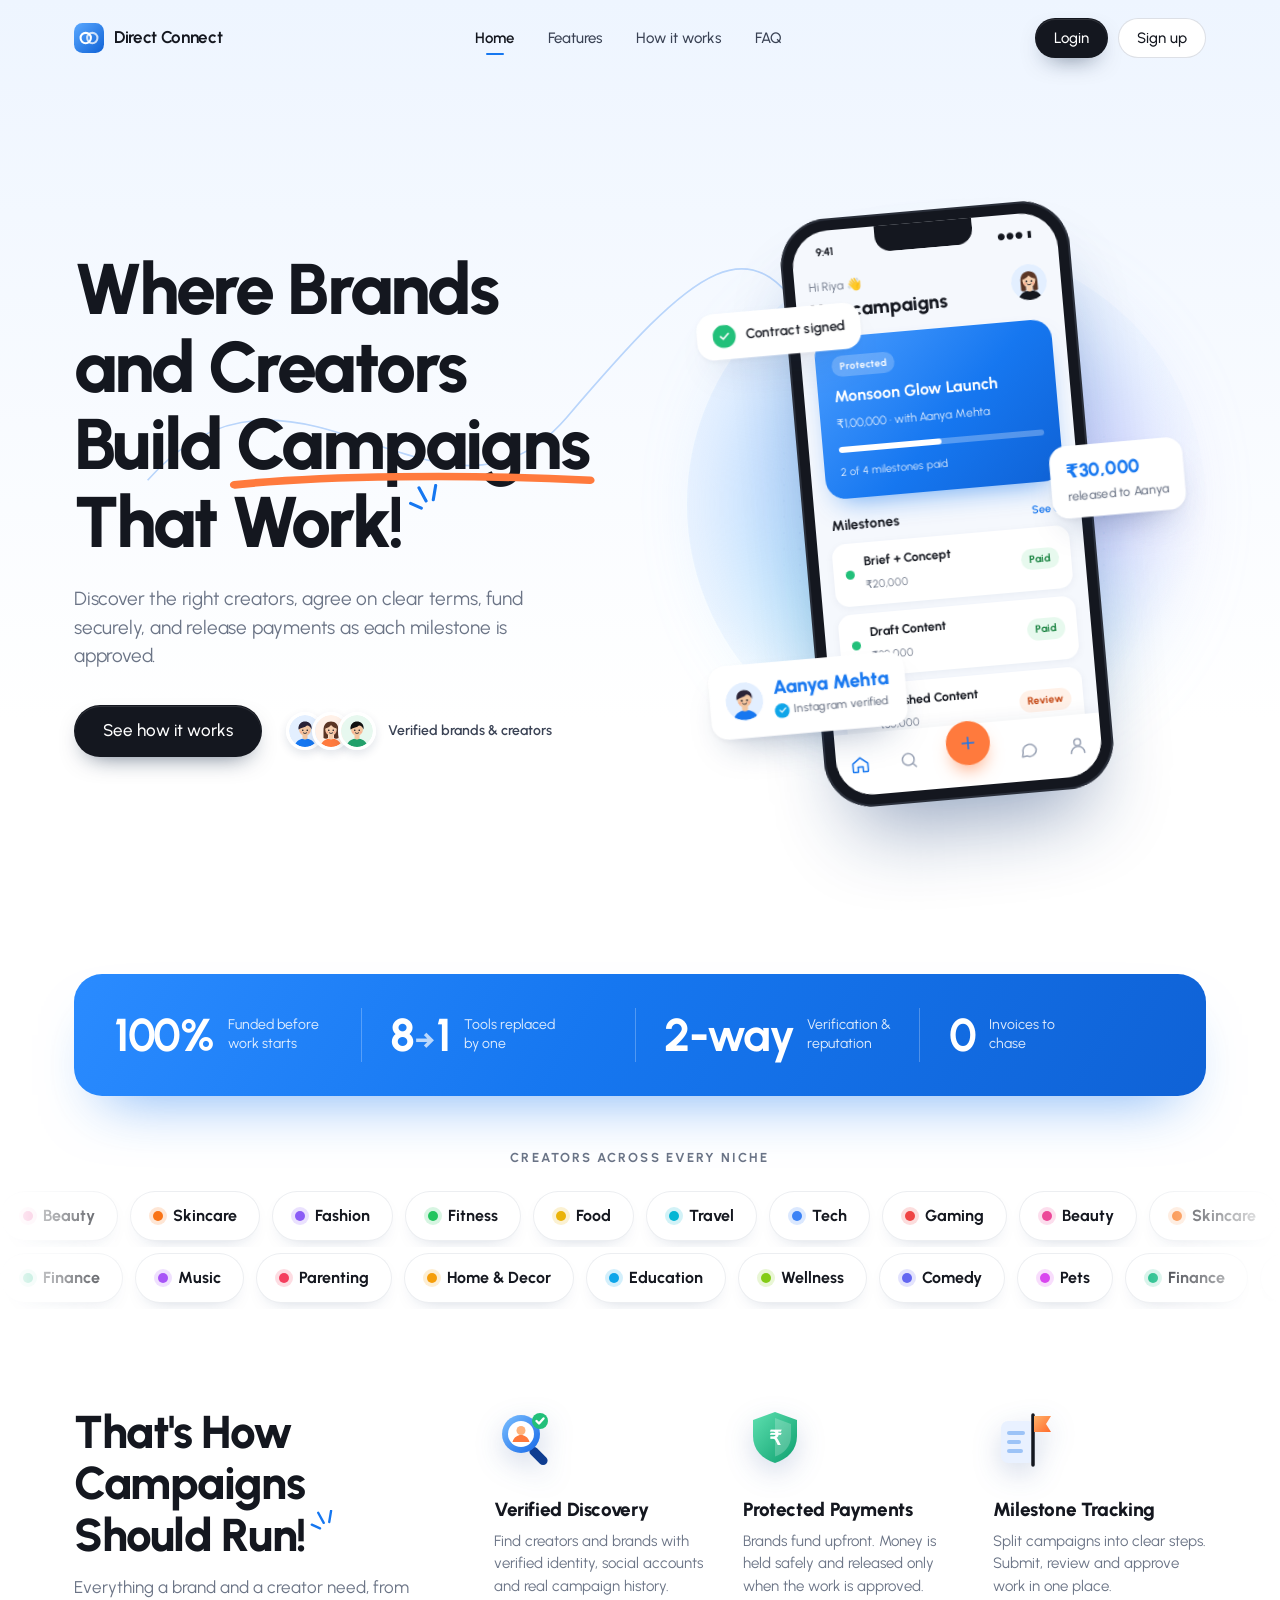
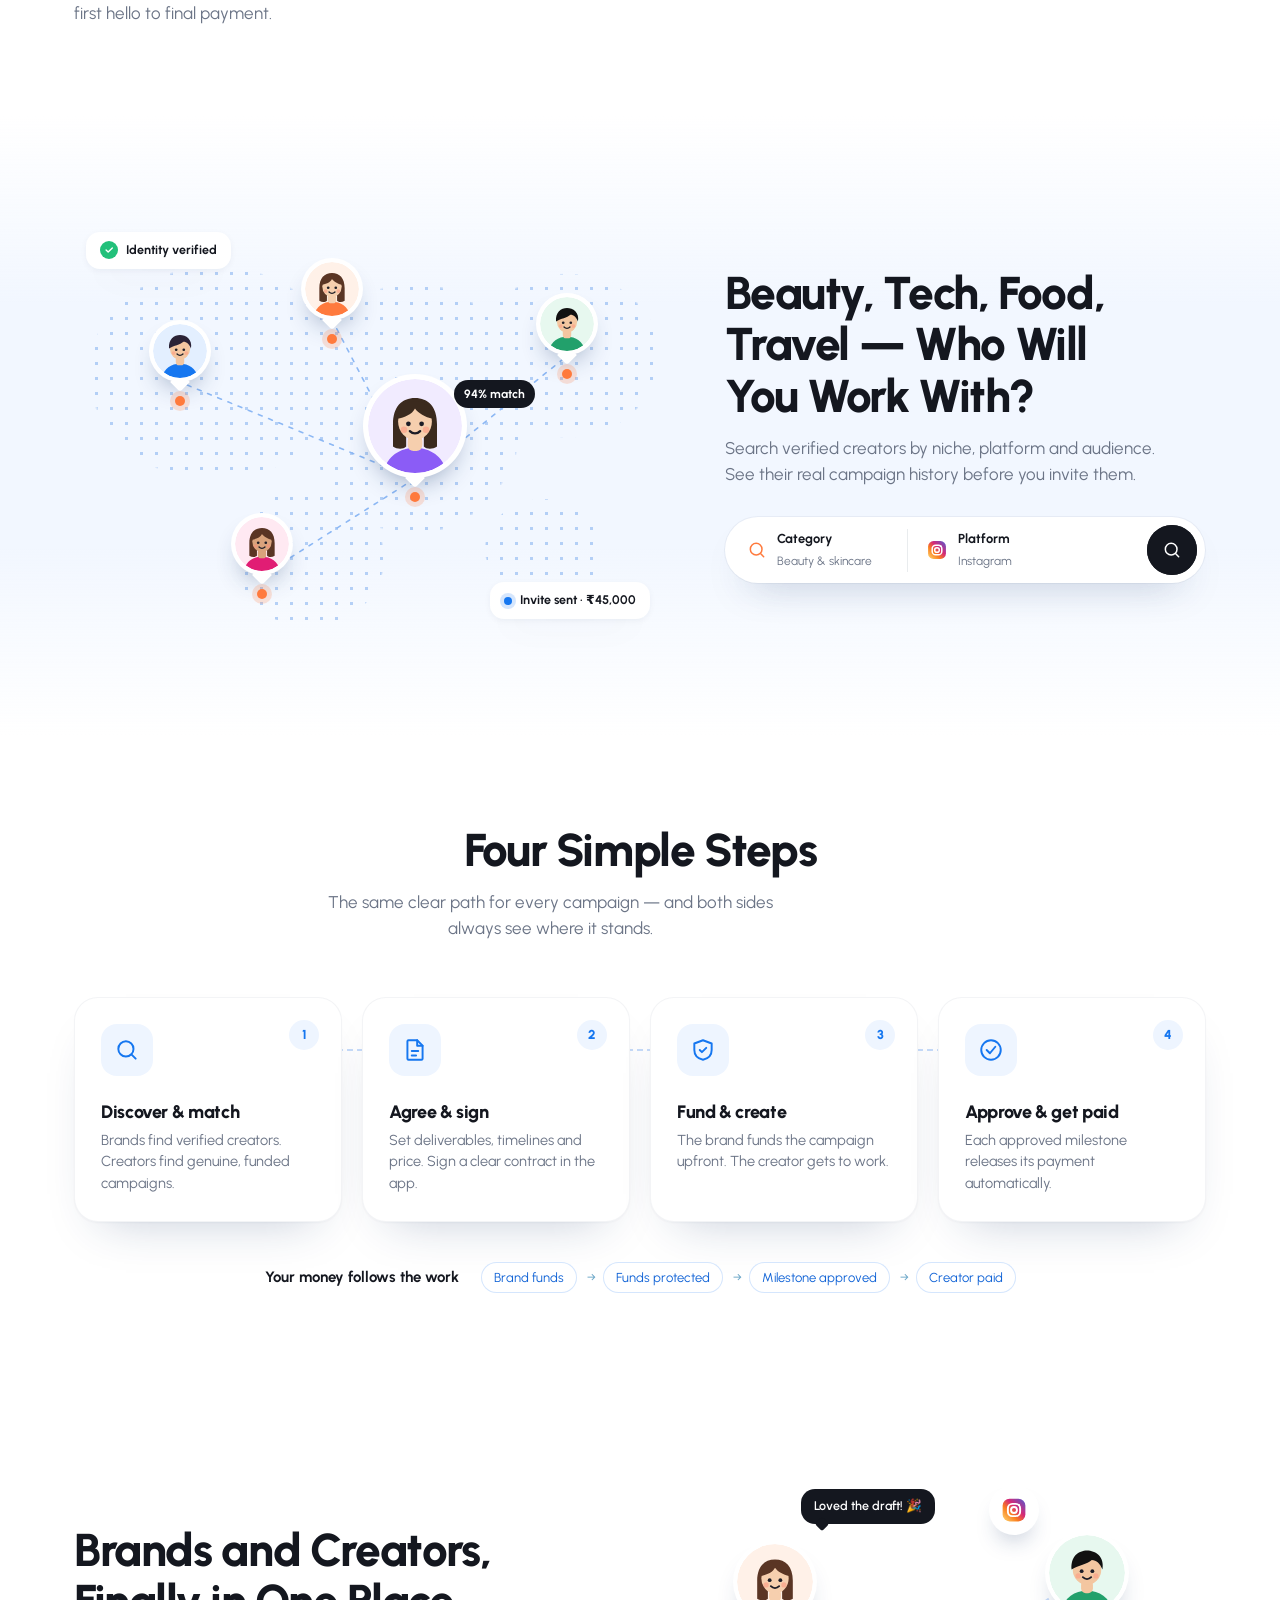
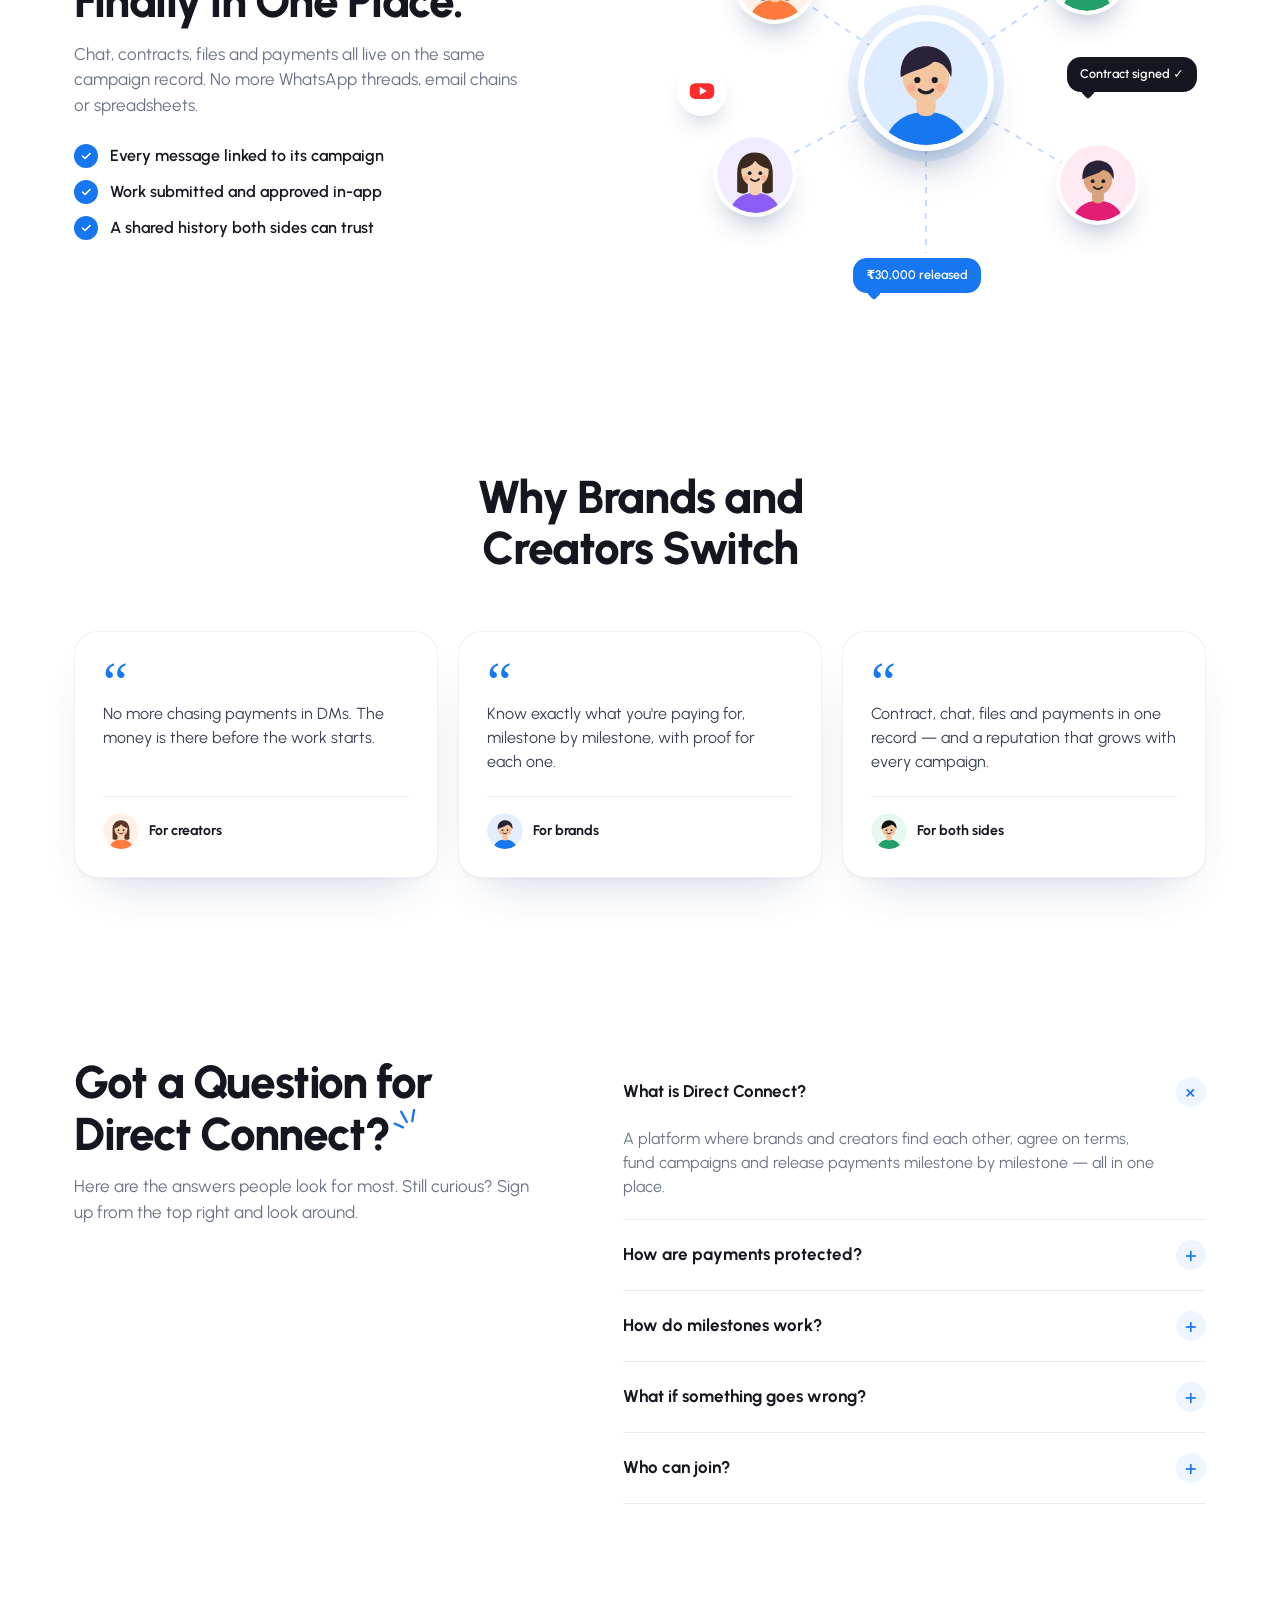
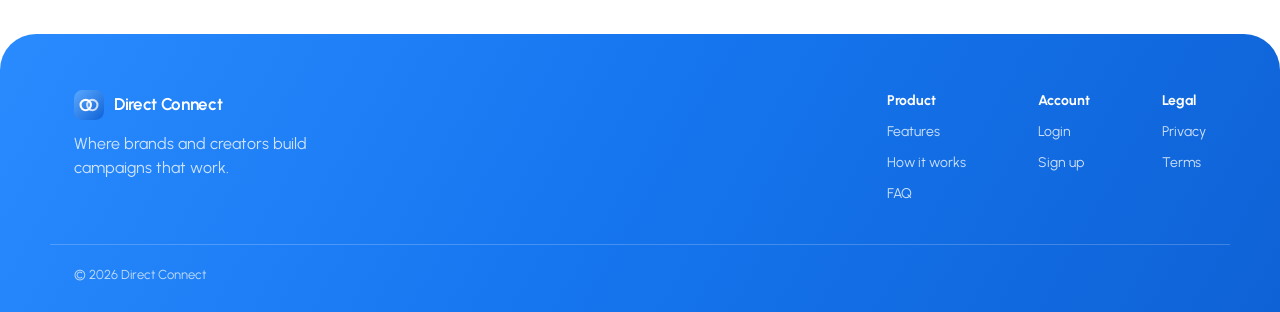
<file: index.html>
<!doctype html>
<html lang="en">
<head>
  <meta charset="utf-8">
  <meta name="viewport" content="width=device-width, initial-scale=1">
  <title>Direct Connect</title>
  <meta name="description" content="Discover the right creators, agree on transparent terms, fund securely, manage milestones and release payments for completed work.">
  <link rel="preconnect" href="https://fonts.googleapis.com">
  <link rel="preconnect" href="https://fonts.gstatic.com" crossorigin>
  <link rel="stylesheet" href="https://fonts.googleapis.com/css2?family=Urbanist:wght@400;500;600;700;800&display=swap">
  <link rel="stylesheet" href="styles.css">
  <link rel="stylesheet" href="landing.css">
  <script>document.documentElement.classList.add('js')</script>
</head>
<body>

<svg width="0" height="0" style="position:absolute" aria-hidden="true">
  <defs>
    <linearGradient id="lg" x1="0" y1="0" x2="1" y2="1"><stop offset="0" stop-color="#5aa8ff"/><stop offset="1" stop-color="#0f62d6"/></linearGradient>
    <clipPath id="fc"><circle cx="32" cy="32" r="32"/></clipPath>
  </defs>
  <symbol id="logo" viewBox="0 0 32 32"><rect width="32" height="32" rx="9" fill="url(#lg)"/><circle cx="12.5" cy="16" r="5.5" fill="none" stroke="#fff" stroke-width="2.2"/><circle cx="19.5" cy="16" r="5.5" fill="none" stroke="#fff" stroke-width="2.2" opacity=".75"/></symbol>
  <!-- Illustrated people: colours come from --bg, --skin, --hair, --shirt on each <svg> -->
  <symbol id="face" viewBox="0 0 64 64"><g clip-path="url(#fc)">
    <circle cx="32" cy="32" r="32" fill="var(--bg, #e3efff)"/>
    <path d="M10 66c2-13 11-19 22-19s20 6 22 19z" fill="var(--shirt, #1677f0)"/>
    <rect x="27" y="38" width="10" height="11" rx="4" fill="var(--skin, #f3c6a0)"/>
    <ellipse cx="32" cy="29" rx="12" ry="13" fill="var(--skin, #f3c6a0)"/>
    <path d="M19 29c-1-11 6-16 13-16s15 5 13 16c-2-5-5-8-9-8-4 4-11 4-17 8z" fill="var(--hair, #2a2236)"/>
    <circle cx="27.5" cy="30.5" r="1.6" fill="#1d1d27"/><circle cx="36.5" cy="30.5" r="1.6" fill="#1d1d27"/>
    <path d="M28.5 35.5c2 2 5 2 7 0" stroke="#1d1d27" stroke-width="1.6" fill="none" stroke-linecap="round"/>
    <circle cx="24.5" cy="34.5" r="2.2" fill="#ff8f7a" opacity=".45"/><circle cx="39.5" cy="34.5" r="2.2" fill="#ff8f7a" opacity=".45"/>
  </g></symbol>
  <symbol id="face2" viewBox="0 0 64 64"><g clip-path="url(#fc)">
    <circle cx="32" cy="32" r="32" fill="var(--bg, #ffe9e2)"/>
    <path d="M17 31c0-12 6-18 15-18s15 6 15 18v15c-3 2-7 2-9 0V30H26v16c-2 2-6 2-9 0z" fill="var(--hair, #5a3524)"/>
    <path d="M10 66c2-13 11-19 22-19s20 6 22 19z" fill="var(--shirt, #ff7a3d)"/>
    <rect x="27" y="38" width="10" height="11" rx="4" fill="var(--skin, #f6cfae)"/>
    <ellipse cx="32" cy="29" rx="11.5" ry="12.5" fill="var(--skin, #f6cfae)"/>
    <path d="M20 27c1-8 6-12 12-12s11 4 12 12c-5-1-10-4-12-7-2 4-7 6-12 7z" fill="var(--hair, #5a3524)"/>
    <circle cx="27.5" cy="30.5" r="1.6" fill="#1d1d27"/><circle cx="36.5" cy="30.5" r="1.6" fill="#1d1d27"/>
    <path d="M28.5 35.5c2 2 5 2 7 0" stroke="#1d1d27" stroke-width="1.6" fill="none" stroke-linecap="round"/>
    <circle cx="24.5" cy="34.5" r="2.2" fill="#ff8f7a" opacity=".5"/><circle cx="39.5" cy="34.5" r="2.2" fill="#ff8f7a" opacity=".5"/>
  </g></symbol>
  <symbol id="ig" viewBox="0 0 32 32"><defs><linearGradient id="igg" x1="0" y1="1" x2="1" y2="0"><stop offset="0" stop-color="#feda75"/><stop offset=".35" stop-color="#fa7e1e"/><stop offset=".6" stop-color="#d62976"/><stop offset="1" stop-color="#4f5bd5"/></linearGradient></defs><rect x="3" y="3" width="26" height="26" rx="8" fill="url(#igg)"/><rect x="9" y="9" width="14" height="14" rx="5" fill="none" stroke="#fff" stroke-width="2.2"/><circle cx="16" cy="16" r="3.4" fill="none" stroke="#fff" stroke-width="2.2"/><circle cx="21.6" cy="10.4" r="1.3" fill="#fff"/></symbol>
  <symbol id="yt" viewBox="0 0 32 32"><rect x="2" y="7" width="28" height="18" rx="6" fill="#ff2d2d"/><path d="M13.5 11.5v9l8-4.5z" fill="#fff"/></symbol>
  <symbol id="i-search" viewBox="0 0 24 24"><circle cx="11" cy="11" r="7"/><path d="M20 20l-3.5-3.5"/></symbol>
  <symbol id="i-file" viewBox="0 0 24 24"><path d="M14 3H6a1 1 0 0 0-1 1v16a1 1 0 0 0 1 1h12a1 1 0 0 0 1-1V8z"/><path d="M14 3v5h5M9 13h6M9 17h4"/></symbol>
  <symbol id="i-shield" viewBox="0 0 24 24"><path d="M12 3l8 3v6c0 5-3.5 8-8 9-4.5-1-8-4-8-9V6z"/><path d="M9 12l2 2 4-4"/></symbol>
  <symbol id="i-approve" viewBox="0 0 24 24"><circle cx="12" cy="12" r="9"/><path d="M8 12l3 3 5-6"/></symbol>
  <symbol id="i-plus" viewBox="0 0 24 24"><path d="M12 5v14M5 12h14"/></symbol>
  <symbol id="i-home" viewBox="0 0 24 24"><path d="M3 11l9-7 9 7v9a1 1 0 0 1-1 1h-5v-6H9v6H4a1 1 0 0 1-1-1z"/></symbol>
  <symbol id="i-chat" viewBox="0 0 24 24"><path d="M21 12a8 8 0 0 1-11.6 7.1L4 20l1-4.6A8 8 0 1 1 21 12z"/></symbol>
  <symbol id="i-user" viewBox="0 0 24 24"><circle cx="12" cy="8" r="4"/><path d="M4 21a8 8 0 0 1 16 0"/></symbol>
  <symbol id="sparkle" viewBox="0 0 30 26"><path d="M3 16l9 4M10 3l6 11M24 1l-2 12" fill="none" stroke="currentColor" stroke-width="2.6" stroke-linecap="round"/></symbol>
</svg>

<div class="progress" aria-hidden="true"></div>

<nav class="nav">
  <div class="container nav-inner">
    <a href="#top" class="logo"><svg><use href="#logo"/></svg><span class="logo-text">Direct Connect</span></a>
    <div class="nav-links">
      <a href="#top" class="on">Home</a>
      <a href="#features">Features</a>
      <a href="#how">How it works</a>
      <a href="#faq">FAQ</a>
    </div>
    <div class="nav-actions">
      <a href="login.html" class="btn btn-primary">Login</a>
      <a href="login.html#signup" class="btn btn-ghost">Sign up</a>
    </div>
  </div>
</nav>

<!-- Hero -->
<header class="hero" id="top" data-scroll="exit">
  <svg class="loop" viewBox="0 0 900 420" aria-hidden="true"><path pathLength="1" d="M-20 300C120 140 260 380 380 240S560 40 620 170c40 90-90 120-80 40s150-120 380-40"/></svg>
  <div class="container hero-grid">
    <div class="hero-copy">
      <h1 class="h-display" id="hero-title">Where Brands and Creators Build <span class="mark">Campaigns<svg viewBox="0 0 200 14" preserveAspectRatio="none" aria-hidden="true"><path pathLength="1" d="M3 9C50 3 130 2 197 6"/></svg></span> That Work!<svg class="spark" aria-hidden="true"><use href="#sparkle"/></svg></h1>
      <p class="lead rise" style="--d:.2s">Discover the right creators, agree on clear terms, fund securely, and release payments as each milestone is approved.</p>
      <div class="hero-cta rise" style="--d:.35s">
        <a href="#how" class="btn btn-primary btn-lg">See how it works</a>
        <div class="trust-mini">
          <span class="faces"><svg style="--shirt:#1677f0"><use href="#face"/></svg><svg style="--shirt:#ff7a3d;--bg:#fff1e8"><use href="#face2"/></svg><svg style="--shirt:#22a06b;--bg:#e7f8ef;--hair:#111"><use href="#face"/></svg></span>
          <span>Verified brands &amp; creators</span>
        </div>
      </div>
    </div>

    <div class="hero-art rise" style="--d:.25s">
      <div class="blob" aria-hidden="true"></div>
      <div class="phone-wrap">
        <div class="phone">
          <div class="notch"></div>
          <div class="screen">
            <div class="status"><b>9:41</b><span>●●● ▮</span></div>
            <div class="app-top"><div><span class="muted">Hi Riya 👋</span><b>Your campaigns</b></div><svg class="av-svg" style="--shirt:#14171f;--bg:#e3efff"><use href="#face2"/></svg></div>
            <div class="feature-card">
              <span class="tag-sm">Protected</span>
              <b>Monsoon Glow Launch</b>
              <span>₹1,00,000 · with Aanya Mehta</span>
              <div class="mini-bar"><i style="width:50%"></i></div>
              <small>2 of 4 milestones paid</small>
            </div>
            <div class="list-head"><b>Milestones</b><span>See all</span></div>
            <ul class="ms-list">
              <li><span class="dot ok"></span><div><b>Brief + Concept</b><small>₹20,000</small></div><em class="ok">Paid</em></li>
              <li><span class="dot ok"></span><div><b>Draft Content</b><small>₹30,000</small></div><em class="ok">Paid</em></li>
              <li><span class="dot rv"></span><div><b>Published Content</b><small>₹30,000</small></div><em class="rv">Review</em></li>
            </ul>
            <div class="tabbar"><svg class="ico"><use href="#i-home"/></svg><svg class="ico"><use href="#i-search"/></svg><span class="fab"><svg class="ico"><use href="#i-plus"/></svg></span><svg class="ico"><use href="#i-chat"/></svg><svg class="ico"><use href="#i-user"/></svg></div>
          </div>
        </div>
        <div class="float-chip c1"><span class="ok-dot"></span>Contract signed</div>
        <div class="float-chip c2"><b>₹30,000</b><span>released to Aanya</span></div>
        <div class="float-chip c3"><svg class="av-svg"><use href="#face"/></svg><div><b>Aanya Mehta</b><span class="verified">Instagram verified</span></div></div>
      </div>
    </div>
  </div>
</header>

<!-- Stats band -->
<section class="band-wrap">
  <div class="container">
    <div class="band" data-stagger>
      <div class="stat-b"><b><span data-count="100">0</span>%</b><span>Funded before<br>work starts</span></div>
      <div class="stat-b"><b>8<i>→</i>1</b><span>Tools replaced<br>by one</span></div>
      <div class="stat-b"><b>2-way</b><span>Verification &amp;<br>reputation</span></div>
      <div class="stat-b"><b>0</b><span>Invoices to<br>chase</span></div>
    </div>
  </div>
</section>

<!-- Niches marquee -->
<section class="marquee" aria-label="Creator niches">
  <p class="mq-label">Creators across every niche</p>
  <div class="mq"><div class="mq-track">
    <span style="--c:#ec4899">Beauty</span><span style="--c:#f97316">Skincare</span><span style="--c:#8b5cf6">Fashion</span><span style="--c:#22c55e">Fitness</span>
    <span style="--c:#eab308">Food</span><span style="--c:#06b6d4">Travel</span><span style="--c:#3b82f6">Tech</span><span style="--c:#ef4444">Gaming</span>
  </div></div>
  <div class="mq rev"><div class="mq-track">
    <span style="--c:#10b981">Finance</span><span style="--c:#a855f7">Music</span><span style="--c:#f43f5e">Parenting</span><span style="--c:#f59e0b">Home &amp; Decor</span>
    <span style="--c:#0ea5e9">Education</span><span style="--c:#84cc16">Wellness</span><span style="--c:#6366f1">Comedy</span><span style="--c:#d946ef">Pets</span>
  </div></div>
</section>

<!-- Features -->
<section class="section" id="features">
  <div class="container feat-grid">
    <div class="reveal">
      <h2 class="h2">That's How Campaigns Should Run!<svg class="spark sm" aria-hidden="true"><use href="#sparkle"/></svg></h2>
      <p class="muted">Everything a brand and a creator need, from first hello to final payment.</p>
    </div>
    <div class="feats" data-stagger>
      <article class="feat">
        <svg class="f-ico" viewBox="0 0 64 64" aria-hidden="true"><defs><linearGradient id="fg1" x1="0" y1="0" x2="1" y2="1"><stop stop-color="#7cc0ff"/><stop offset="1" stop-color="#1668e8"/></linearGradient></defs><rect x="40" y="38" width="9" height="22" rx="4.5" transform="rotate(-45 44.5 49)" fill="#0f3d91"/><circle cx="27" cy="27" r="19" fill="url(#fg1)"/><circle cx="27" cy="27" r="13" fill="#fff"/><circle cx="27" cy="23.5" r="4.5" fill="#ffb27a"/><path d="M18.5 35c1.5-5 5-7 8.5-7s7 2 8.5 7" fill="#ff7a3d"/><circle cx="46" cy="14" r="8" fill="#22c07a"/><path d="M42.5 14l2.5 2.5 4.5-5" stroke="#fff" stroke-width="2.4" fill="none" stroke-linecap="round" stroke-linejoin="round"/></svg>
        <h3>Verified Discovery</h3>
        <p>Find creators and brands with verified identity, social accounts and real campaign history.</p>
      </article>
      <article class="feat">
        <svg class="f-ico" viewBox="0 0 64 64" aria-hidden="true"><defs><linearGradient id="fg2" x1="0" y1="0" x2="1" y2="1"><stop stop-color="#5ee0b0"/><stop offset="1" stop-color="#0d9f6e"/></linearGradient></defs><path d="M32 5l22 8v16c0 14-9.5 23-22 27C19.5 52 10 43 10 29V13z" fill="url(#fg2)"/><path d="M32 11l16 6v12c0 10.5-7 17.5-16 20.5" fill="#fff" opacity=".22"/><text x="32" y="38" text-anchor="middle" font-family="Urbanist, sans-serif" font-weight="800" font-size="20" fill="#fff">₹</text></svg>
        <h3>Protected Payments</h3>
        <p>Brands fund upfront. Money is held safely and released only when the work is approved.</p>
      </article>
      <article class="feat">
        <svg class="f-ico" viewBox="0 0 64 64" aria-hidden="true"><defs><linearGradient id="fg3" x1="0" y1="0" x2="1" y2="1"><stop stop-color="#ffb36b"/><stop offset="1" stop-color="#ff6a2b"/></linearGradient></defs><rect x="8" y="14" width="34" height="42" rx="7" fill="#e9f1ff"/><rect x="14" y="24" width="18" height="4" rx="2" fill="#9cc3f7"/><rect x="14" y="33" width="14" height="4" rx="2" fill="#9cc3f7"/><rect x="14" y="42" width="16" height="4" rx="2" fill="#9cc3f7"/><path d="M40 8v50" stroke="#14171f" stroke-width="3.5" stroke-linecap="round"/><path d="M41 9h17l-5 8 5 8H41z" fill="url(#fg3)"/></svg>
        <h3>Milestone Tracking</h3>
        <p>Split campaigns into clear steps. Submit, review and approve work in one place.</p>
      </article>
    </div>
  </div>
</section>

<!-- Discovery (map-style) -->
<section class="section discover">
  <div class="container disc-grid">
    <div class="disc-art reveal" aria-hidden="true">
      <div class="dots"></div>
      <svg class="map-lines" viewBox="0 0 100 100" preserveAspectRatio="none"><path d="M58 62L18 40M58 62L44 26M58 62L84 34M58 62L32 84"/></svg>
      <div class="pin p1" style="--i:0"><svg style="--shirt:#1677f0;--bg:#e3efff"><use href="#face"/></svg></div>
      <div class="pin p2" style="--i:1"><svg style="--shirt:#ff7a3d;--bg:#fff1e8"><use href="#face2"/></svg></div>
      <div class="pin p3 big" style="--i:2"><svg style="--shirt:#8b5cf6;--bg:#f1ebff;--hair:#3b2a1e"><use href="#face2"/></svg><span class="pin-tag">94% match</span></div>
      <div class="map-chip mc1"><span class="ok-dot"></span>Identity verified</div>
      <div class="map-chip mc2"><i></i>Invite sent · ₹45,000</div>
      <div class="pin p4" style="--i:3"><svg style="--shirt:#22a06b;--bg:#e7f8ef;--hair:#111"><use href="#face"/></svg></div>
      <div class="pin p5" style="--i:4"><svg style="--shirt:#e11d74;--bg:#ffe9f2;--skin:#d9a37c"><use href="#face2"/></svg></div>
    </div>
    <div class="reveal">
      <h2 class="h2">Beauty, Tech, Food, Travel — Who Will You Work With?</h2>
      <p class="muted">Search verified creators by niche, platform and audience. See their real campaign history before you invite them.</p>
      <div class="searchbar">
        <div class="sb-field"><svg class="ico"><use href="#i-search"/></svg><div><b>Category</b><span class="rot" id="cat-rot">Beauty &amp; skincare</span></div></div>
        <div class="sb-field"><svg class="sb-ig"><use href="#ig"/></svg><div><b>Platform</b><span>Instagram</span></div></div>
        <a href="login.html#signup" class="sb-go" aria-label="Find creators — sign up first"><svg class="ico"><use href="#i-search"/></svg></a>
      </div>
    </div>
  </div>
</section>

<!-- How it works -->
<section class="section" id="how">
  <div class="container">
    <div class="head reveal">
      <h2 class="h2">Four Simple Steps</h2>
      <p class="muted">The same clear path for every campaign — and both sides always see where it stands.</p>
    </div>
    <div class="steps4" data-stagger>
      <article class="step"><span class="n">1</span><svg class="ico"><use href="#i-search"/></svg><h3>Discover &amp; match</h3><p>Brands find verified creators. Creators find genuine, funded campaigns.</p></article>
      <article class="step"><span class="n">2</span><svg class="ico"><use href="#i-file"/></svg><h3>Agree &amp; sign</h3><p>Set deliverables, timelines and price. Sign a clear contract in the app.</p></article>
      <article class="step"><span class="n">3</span><svg class="ico"><use href="#i-shield"/></svg><h3>Fund &amp; create</h3><p>The brand funds the campaign upfront. The creator gets to work.</p></article>
      <article class="step"><span class="n">4</span><svg class="ico"><use href="#i-approve"/></svg><h3>Approve &amp; get paid</h3><p>Each approved milestone releases its payment automatically.</p></article>
    </div>
    <div class="money reveal">
      <b>Your money follows the work</b>
      <div class="chain"><span>Brand funds</span><span>Funds protected</span><span>Milestone approved</span><span>Creator paid</span></div>
    </div>
  </div>
</section>

<!-- Community -->
<section class="section">
  <div class="container comm-grid">
    <div class="reveal">
      <h2 class="h2">Brands and Creators, Finally in One Place.</h2>
      <p class="muted">Chat, contracts, files and payments all live on the same campaign record. No more WhatsApp threads, email chains or spreadsheets.</p>
      <ul class="ticks"><li>Every message linked to its campaign</li><li>Work submitted and approved in-app</li><li>A shared history both sides can trust</li></ul>
    </div>
    <div class="comm-art reveal" aria-hidden="true">
      <svg class="links" viewBox="0 0 520 420"><path d="M260 210L110 110M260 210L420 100M260 210L90 300M260 210L430 310M260 210L260 380"/></svg>
      <div class="person center"><svg style="--shirt:#1677f0;--bg:#dcebff"><use href="#face"/></svg></div>
      <div class="person a" style="--i:0"><svg style="--shirt:#ff7a3d;--bg:#fff1e8"><use href="#face2"/></svg></div>
      <div class="person b" style="--i:1"><svg style="--shirt:#22a06b;--bg:#e7f8ef;--hair:#111"><use href="#face"/></svg></div>
      <div class="person c" style="--i:2"><svg style="--shirt:#8b5cf6;--bg:#f1ebff;--hair:#3b2a1e"><use href="#face2"/></svg></div>
      <div class="person d" style="--i:3"><svg style="--shirt:#e11d74;--bg:#ffe9f2;--skin:#d9a37c"><use href="#face"/></svg></div>
      <span class="bubble b1">Loved the draft! 🎉</span>
      <span class="bubble b2">Contract signed ✓</span>
      <span class="bubble b3">₹30,000 released</span>
      <span class="social s1"><svg><use href="#ig"/></svg></span>
      <span class="social s2"><svg><use href="#yt"/></svg></span>
    </div>
  </div>
</section>

<!-- Why switch -->
<section class="section">
  <div class="container">
    <div class="head reveal">
      <h2 class="h2">Why Brands and Creators Switch</h2>
    </div>
    <div class="why" data-stagger>
      <article class="why-card"><span class="q">“</span><p>No more chasing payments in DMs. The money is there before the work starts.</p><div class="who-row"><svg style="--shirt:#ff7a3d;--bg:#fff1e8"><use href="#face2"/></svg><b>For creators</b></div></article>
      <article class="why-card"><span class="q">“</span><p>Know exactly what you're paying for, milestone by milestone, with proof for each one.</p><div class="who-row"><svg style="--shirt:#1677f0"><use href="#face"/></svg><b>For brands</b></div></article>
      <article class="why-card"><span class="q">“</span><p>Contract, chat, files and payments in one record — and a reputation that grows with every campaign.</p><div class="who-row"><svg style="--shirt:#22a06b;--bg:#e7f8ef;--hair:#111"><use href="#face"/></svg><b>For both sides</b></div></article>
    </div>
  </div>
</section>

<!-- FAQ -->
<section class="section" id="faq">
  <div class="container faq-grid">
    <div class="reveal">
      <h2 class="h2">Got a Question for Direct Connect?<svg class="spark sm" aria-hidden="true"><use href="#sparkle"/></svg></h2>
      <p class="muted">Here are the answers people look for most. Still curious? Sign up from the top right and look around.</p>
    </div>
    <div class="faq reveal">
      <details open><summary>What is Direct Connect?</summary><p>A platform where brands and creators find each other, agree on terms, fund campaigns and release payments milestone by milestone — all in one place.</p></details>
      <details><summary>How are payments protected?</summary><p>Brands fund the campaign upfront through a regulated payment partner. The money is held for that campaign and released only when a milestone is approved.</p></details>
      <details><summary>How do milestones work?</summary><p>A campaign is split into steps, such as brief, draft, published content and report. Each step has its own deliverable, amount and approval.</p></details>
      <details><summary>What if something goes wrong?</summary><p>Either side can raise a dispute with evidence. The other side responds, the platform reviews it, and the funds follow the resolution.</p></details>
      <details><summary>Who can join?</summary><p>Brands with a verified business and creators with verified identity and social accounts.</p></details>
    </div>
  </div>
</section>

<footer class="footer">
  <div class="container foot-inner">
    <div class="foot-brand">
      <a href="#top" class="logo"><svg><use href="#logo"/></svg>Direct Connect</a>
      <p>Where brands and creators build campaigns that work.</p>
    </div>
    <nav class="foot-links">
      <div><b>Product</b><a href="#features">Features</a><a href="#how">How it works</a><a href="#faq">FAQ</a></div>
      <div><b>Account</b><a href="login.html">Login</a><a href="login.html#signup">Sign up</a></div>
      <div><b>Legal</b><a href="#">Privacy</a><a href="#">Terms</a></div>
    </nav>
  </div>
  <div class="container foot-base">© 2026 Direct Connect</div>
</footer>

<script>
  const root = document.documentElement, nav = document.querySelector('.nav');
  const clamp = v => Math.min(1, Math.max(0, v));

  // Scroll progress: --page on <html>, --p on the hero as it scrolls away.
  const hero = document.querySelector('.hero');
  let lastY = scrollY;
  const calm = matchMedia('(prefers-reduced-motion: reduce)').matches;

  // Split headings into words so they can rise in one by one. Inline elements (underline, sparkle) move as one word.
  document.querySelectorAll('.h-display, .h2').forEach(h => {
    let i = 0; const out = document.createDocumentFragment();
    [...h.childNodes].forEach(n => {
      if (n.nodeType !== 3) { n.classList.add('w'); n.style.setProperty('--i', i++); out.append(n); return; }
      n.textContent.split(/(\s+)/).forEach(t => {
        if (!t) return;
        if (/^\s+$/.test(t)) { out.append(t); return; }
        const w = document.createElement('span'); w.className = 'w'; w.style.setProperty('--i', i++); w.textContent = t; out.append(w);
      });
    });
    h.replaceChildren(out); h.classList.add('split');
  });
  requestAnimationFrame(() => requestAnimationFrame(() => document.getElementById('hero-title').classList.add('in')));

  // Hero: the phone tilts in 3D toward the pointer; chips float at different depths.
  const art = document.querySelector('.hero-art');
  if (!calm && matchMedia('(pointer: fine)').matches) {
    hero.addEventListener('pointermove', e => {
      const r = art.getBoundingClientRect();
      art.style.setProperty('--mx', ((e.clientX - r.left) / r.width - .5) * 2);
      art.style.setProperty('--my', ((e.clientY - r.top) / r.height - .5) * 2);
    });
    hero.addEventListener('pointerleave', () => { art.style.setProperty('--mx', 0); art.style.setProperty('--my', 0); });
  }

  // Cards light up where the pointer is.
  document.querySelectorAll('.step, .why-card, .feat').forEach(c => c.addEventListener('pointermove', e => {
    const r = c.getBoundingClientRect();
    c.style.setProperty('--sx', e.clientX - r.left + 'px');
    c.style.setProperty('--sy', e.clientY - r.top + 'px');
  }));

  // Discovery map: layers shift with the pointer; pins switch to quick easing once they have popped in.
  const map = document.querySelector('.disc-art');
  if (!calm && matchMedia('(pointer: fine)').matches) {
    map.addEventListener('pointermove', e => {
      const r = map.getBoundingClientRect();
      map.style.setProperty('--mx', ((e.clientX - r.left) / r.width - .5) * 2);
      map.style.setProperty('--my', ((e.clientY - r.top) / r.height - .5) * 2);
    });
    map.addEventListener('pointerleave', () => { map.style.setProperty('--mx', 0); map.style.setProperty('--my', 0); });
  }
  new MutationObserver((_, o) => { if (map.classList.contains('in')) { setTimeout(() => map.classList.add('settled'), 1600); o.disconnect(); } }).observe(map, { attributes: true });

  // Search bar: cycle through example categories.
  const rot = document.getElementById('cat-rot');
  const cats = ['Beauty & skincare', 'Tech & gadgets', 'Food & recipes', 'Travel & stays', 'Fitness & health'];
  let ci = 0;
  if (!calm) setInterval(() => {
    rot.classList.add('out');
    setTimeout(() => { ci = (ci + 1) % cats.length; rot.textContent = cats[ci]; rot.classList.remove('out'); }, 350);
  }, 2400);

  // Marquee: duplicate each row once so it loops seamlessly.
  document.querySelectorAll('.mq-track').forEach(t => t.append(...[...t.children].map(c => { const k = c.cloneNode(true); k.setAttribute('aria-hidden', 'true'); return k; })));
  function frame() {
    root.style.setProperty('--page', clamp(scrollY / (root.scrollHeight - innerHeight)));
    nav.classList.toggle('scrolled', scrollY > 8);
    // Hide the nav while scrolling down, bring it back on scroll up.
    nav.classList.toggle('hide', scrollY > lastY && scrollY > 320);
    lastY = scrollY;
    hero.style.setProperty('--p', clamp(scrollY / hero.offsetHeight).toFixed(4));
  }
  let queued = false;
  addEventListener('scroll', () => { if (!queued) { queued = true; requestAnimationFrame(() => { queued = false; frame(); }); } }, { passive: true });
  addEventListener('resize', frame);
  frame();

  // Count-up numbers.
  function count(el) {
    const to = +el.dataset.count, t0 = performance.now();
    const step = t => {
      const k = Math.min(1, (t - t0) / 1400);
      el.textContent = Math.round(to * (1 - Math.pow(1 - k, 3)));
      if (k < 1) requestAnimationFrame(step);
    };
    requestAnimationFrame(step);
  }

  // Reveal on enter, with staggered children and counters.
  document.querySelectorAll('[data-stagger]').forEach(g => [...g.children].forEach((c, i) => c.style.setProperty('--i', i)));
  const io = new IntersectionObserver(es => es.forEach(e => {
    if (!e.isIntersecting) return;
    e.target.classList.add('in');
    e.target.querySelectorAll('[data-count]').forEach(count);
    io.unobserve(e.target);
  }), { threshold: .18 });
  document.querySelectorAll('.reveal, [data-stagger]').forEach(el => io.observe(el));

  // Highlight the nav link for the section in view.
  const links = [...document.querySelectorAll('.nav-links a')];
  const spy = new IntersectionObserver(es => es.forEach(e => {
    if (e.isIntersecting) links.forEach(a => a.classList.toggle('on', a.hash === '#' + e.target.id));
  }), { rootMargin: '-45% 0px -50% 0px' });
  ['top', 'features', 'how', 'faq'].forEach(id => spy.observe(document.getElementById(id)));
</script>
</body>
</html>
</file>
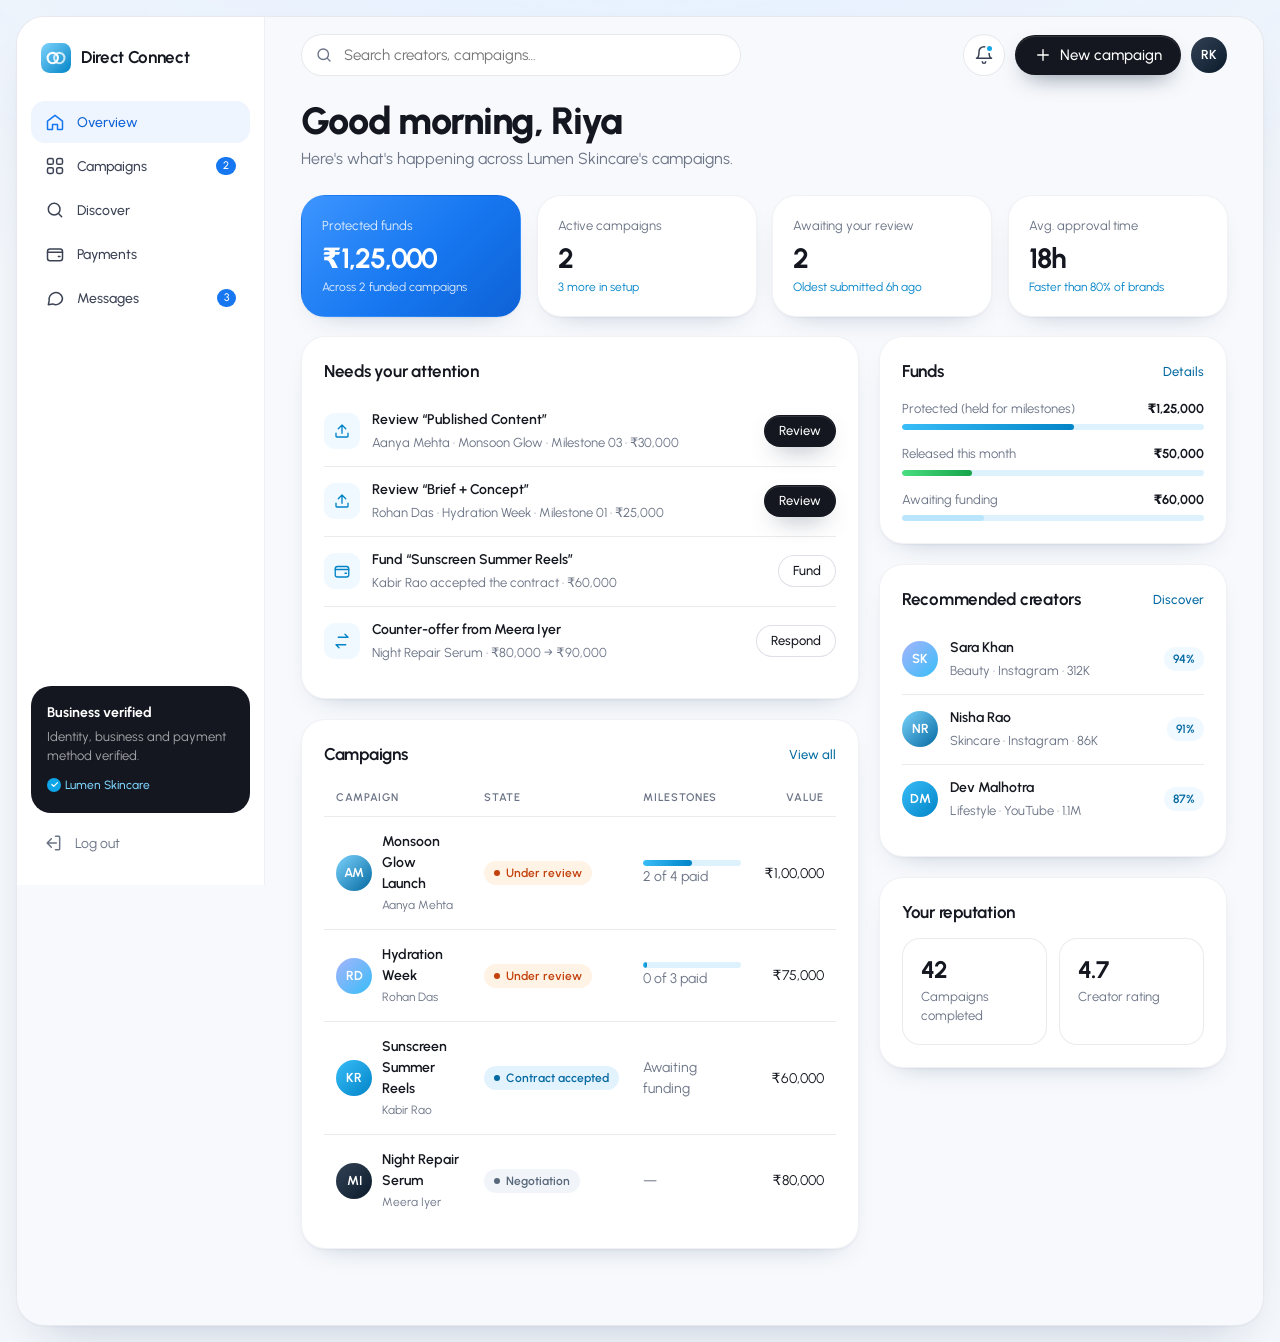
<file: brand.html>
<!doctype html>
<html lang="en">
<head>
  <meta charset="utf-8">
  <meta name="viewport" content="width=device-width, initial-scale=1">
  <title>Brand Dashboard — Direct Connect</title>
  <link rel="preconnect" href="https://fonts.googleapis.com">
  <link rel="preconnect" href="https://fonts.gstatic.com" crossorigin>
  <link rel="stylesheet" href="https://fonts.googleapis.com/css2?family=Urbanist:wght@400;500;600;700;800&display=swap">
  <link rel="stylesheet" href="styles.css">
</head>
<body>

<svg width="0" height="0" style="position:absolute" aria-hidden="true">
  <defs><linearGradient id="lg" x1="0" y1="0" x2="1" y2="1"><stop offset="0" stop-color="#7dd3fc"/><stop offset="1" stop-color="#0284c7"/></linearGradient></defs>
  <symbol id="logo" viewBox="0 0 32 32"><rect width="32" height="32" rx="9" fill="url(#lg)"/><circle cx="12.5" cy="16" r="5.5" fill="none" stroke="#fff" stroke-width="2.2"/><circle cx="19.5" cy="16" r="5.5" fill="none" stroke="#fff" stroke-width="2.2" opacity=".75"/></symbol>
  <symbol id="i-home" viewBox="0 0 24 24"><path d="M3 11l9-7 9 7v9a1 1 0 0 1-1 1h-5v-6H9v6H4a1 1 0 0 1-1-1z"/></symbol>
  <symbol id="i-grid" viewBox="0 0 24 24"><rect x="3" y="3" width="7" height="7" rx="2"/><rect x="14" y="3" width="7" height="7" rx="2"/><rect x="3" y="14" width="7" height="7" rx="2"/><rect x="14" y="14" width="7" height="7" rx="2"/></symbol>
  <symbol id="i-search" viewBox="0 0 24 24"><circle cx="11" cy="11" r="7"/><path d="M20 20l-3.5-3.5"/></symbol>
  <symbol id="i-wallet" viewBox="0 0 24 24"><rect x="3" y="6" width="18" height="14" rx="3"/><path d="M3 10h18M16 15h2"/></symbol>
  <symbol id="i-chat" viewBox="0 0 24 24"><path d="M21 12a8 8 0 0 1-11.6 7.1L4 20l1-4.6A8 8 0 1 1 21 12z"/></symbol>
  <symbol id="i-bell" viewBox="0 0 24 24"><path d="M6 8a6 6 0 1 1 12 0c0 7 3 8 3 8H3s3-1 3-8"/><path d="M10 20a2 2 0 0 0 4 0"/></symbol>
  <symbol id="i-logout" viewBox="0 0 24 24"><path d="M15 4h4a1 1 0 0 1 1 1v14a1 1 0 0 1-1 1h-4M10 17l-5-5 5-5M5 12h11"/></symbol>
  <symbol id="i-plus" viewBox="0 0 24 24"><path d="M12 5v14M5 12h14"/></symbol>
  <symbol id="i-shield" viewBox="0 0 24 24"><path d="M12 3l8 3v6c0 5-3.5 8-8 9-4.5-1-8-4-8-9V6z"/><path d="M9 12l2 2 4-4"/></symbol>
  <symbol id="i-upload" viewBox="0 0 24 24"><path d="M12 15V4M7 9l5-5 5 5M4 15v4a1 1 0 0 0 1 1h14a1 1 0 0 0 1-1v-4"/></symbol>
  <symbol id="i-file" viewBox="0 0 24 24"><path d="M14 3H6a1 1 0 0 0-1 1v16a1 1 0 0 0 1 1h12a1 1 0 0 0 1-1V8z"/><path d="M14 3v5h5M9 13h6M9 17h4"/></symbol>
  <symbol id="i-swap" viewBox="0 0 24 24"><path d="M7 7h13l-4-4M17 17H4l4 4"/></symbol>
  <symbol id="i-send" viewBox="0 0 24 24"><path d="M4 12h16M14 6l6 6-6 6"/></symbol>
</svg>

<div class="app">
  <aside class="sidebar">
    <a href="index.html" class="logo"><svg><use href="#logo"/></svg>Direct Connect</a>
    <nav class="side-nav">
      <a href="#overview"><svg class="ico"><use href="#i-home"/></svg>Overview</a>
      <a href="#campaigns"><svg class="ico"><use href="#i-grid"/></svg>Campaigns<span class="count">2</span></a>
      <a href="#discover"><svg class="ico"><use href="#i-search"/></svg>Discover</a>
      <a href="#payments"><svg class="ico"><use href="#i-wallet"/></svg>Payments</a>
      <a href="#messages"><svg class="ico"><use href="#i-chat"/></svg>Messages<span class="count">3</span></a>
    </nav>
    <div class="side-foot">
      <div class="side-card"><b>Business verified</b><p>Identity, business and payment method verified.</p><span class="verified">Lumen Skincare</span></div>
      <a href="index.html"><svg class="ico"><use href="#i-logout"/></svg>Log out</a>
    </div>
  </aside>

  <main class="main">
    <header class="topbar">
      <a href="index.html" class="logo top-logo"><svg><use href="#logo"/></svg>Direct Connect</a>
      <label class="search"><svg class="ico"><use href="#i-search"/></svg><input class="input" type="search" placeholder="Search creators, campaigns…" aria-label="Search"></label>
      <div class="top-actions">
        <button class="icon-btn" aria-label="Notifications"><svg class="ico"><use href="#i-bell"/></svg><span class="pip"></span></button>
        <a href="#campaigns" class="btn btn-primary"><svg class="ico" style="width:18px"><use href="#i-plus"/></svg><span class="lbl">New campaign</span></a>
        <span class="av sm round ink" title="Riya Kapoor · Lumen Skincare">RK</span>
      </div>
    </header>

    <!-- Overview -->
    <section class="view" id="overview">
      <div class="page-head">
        <div><h1>Good morning, Riya</h1><p>Here's what's happening across Lumen Skincare's campaigns.</p></div>
      </div>

      <div class="kpis">
        <div class="kpi glass hl"><div class="l">Protected funds</div><div class="v">₹1,25,000</div><div class="d">Across 2 funded campaigns</div></div>
        <div class="kpi glass"><div class="l">Active campaigns</div><div class="v">2</div><div class="d">3 more in setup</div></div>
        <div class="kpi glass"><div class="l">Awaiting your review</div><div class="v">2</div><div class="d">Oldest submitted 6h ago</div></div>
        <div class="kpi glass"><div class="l">Avg. approval time</div><div class="v">18h</div><div class="d">Faster than 80% of brands</div></div>
      </div>

      <div class="dash-grid">
        <div class="col">
          <div class="panel glass">
            <div class="panel-head"><h2>Needs your attention</h2></div>
            <ul class="list">
              <li><span class="dot-ic"><svg class="ico"><use href="#i-upload"/></svg></span><div class="meta"><b>Review “Published Content”</b><span>Aanya Mehta · Monsoon Glow · Milestone 03 · ₹30,000</span></div><a href="#campaigns" class="btn btn-primary btn-sm">Review</a></li>
              <li><span class="dot-ic"><svg class="ico"><use href="#i-upload"/></svg></span><div class="meta"><b>Review “Brief + Concept”</b><span>Rohan Das · Hydration Week · Milestone 01 · ₹25,000</span></div><a href="#campaigns" class="btn btn-primary btn-sm">Review</a></li>
              <li><span class="dot-ic"><svg class="ico"><use href="#i-wallet"/></svg></span><div class="meta"><b>Fund “Sunscreen Summer Reels”</b><span>Kabir Rao accepted the contract · ₹60,000</span></div><a href="#payments" class="btn btn-ghost btn-sm">Fund</a></li>
              <li><span class="dot-ic"><svg class="ico"><use href="#i-swap"/></svg></span><div class="meta"><b>Counter-offer from Meera Iyer</b><span>Night Repair Serum · ₹80,000 → ₹90,000</span></div><a href="#messages" class="btn btn-ghost btn-sm">Respond</a></li>
            </ul>
          </div>

          <div class="panel glass">
            <div class="panel-head"><h2>Campaigns</h2><a href="#campaigns" class="link">View all</a></div>
            <div class="table-wrap">
              <table class="table">
                <thead><tr><th>Campaign</th><th>State</th><th>Milestones</th><th class="r">Value</th></tr></thead>
                <tbody>
                  <tr><td><div class="who"><span class="av sm round alt">AM</span><div><b>Monsoon Glow Launch</b><span>Aanya Mehta</span></div></div></td><td><span class="chip warn">Under review</span></td><td style="min-width:120px"><div class="bar"><i style="width:50%"></i></div><span class="muted small">2 of 4 paid</span></td><td class="r">₹1,00,000</td></tr>
                  <tr><td><div class="who"><span class="av sm round soft">RD</span><div><b>Hydration Week</b><span>Rohan Das</span></div></div></td><td><span class="chip warn">Under review</span></td><td><div class="bar"><i style="width:4%"></i></div><span class="muted small">0 of 3 paid</span></td><td class="r">₹75,000</td></tr>
                  <tr><td><div class="who"><span class="av sm round">KR</span><div><b>Sunscreen Summer Reels</b><span>Kabir Rao</span></div></div></td><td><span class="chip">Contract accepted</span></td><td><span class="muted small">Awaiting funding</span></td><td class="r">₹60,000</td></tr>
                  <tr><td><div class="who"><span class="av sm round ink">MI</span><div><b>Night Repair Serum</b><span>Meera Iyer</span></div></div></td><td><span class="chip idle">Negotiation</span></td><td><span class="muted small">—</span></td><td class="r">₹80,000</td></tr>
                </tbody>
              </table>
            </div>
          </div>
        </div>

        <div class="col">
          <div class="panel glass">
            <div class="panel-head"><h2>Funds</h2><a href="#payments" class="link">Details</a></div>
            <div class="fund-row"><div class="top"><span class="muted">Protected (held for milestones)</span><b>₹1,25,000</b></div><div class="bar"><i style="width:57%"></i></div></div>
            <div class="fund-row"><div class="top"><span class="muted">Released this month</span><b>₹50,000</b></div><div class="bar ok"><i style="width:23%"></i></div></div>
            <div class="fund-row"><div class="top"><span class="muted">Awaiting funding</span><b>₹60,000</b></div><div class="bar lite"><i style="width:27%"></i></div></div>
          </div>

          <div class="panel glass">
            <div class="panel-head"><h2>Recommended creators</h2><a href="#discover" class="link">Discover</a></div>
            <ul class="list">
              <li><span class="av sm round soft">SK</span><div class="meta"><b>Sara Khan</b><span>Beauty · Instagram · 312K</span></div><span class="match">94%</span></li>
              <li><span class="av sm round alt">NR</span><div class="meta"><b>Nisha Rao</b><span>Skincare · Instagram · 86K</span></div><span class="match">91%</span></li>
              <li><span class="av sm round">DM</span><div class="meta"><b>Dev Malhotra</b><span>Lifestyle · YouTube · 1.1M</span></div><span class="match">87%</span></li>
            </ul>
          </div>

          <div class="panel glass">
            <div class="panel-head"><h2>Your reputation</h2></div>
            <div class="stats">
              <div class="stat"><div class="v" style="font-size:24px">42</div><div class="l">Campaigns completed</div></div>
              <div class="stat"><div class="v" style="font-size:24px">4.7</div><div class="l">Creator rating</div></div>
            </div>
          </div>
        </div>
      </div>
    </section>

    <!-- Campaigns -->
    <section class="view" id="campaigns">
      <div class="page-head">
        <div><h1>Campaigns</h1><p>Every campaign, its state and its milestones — in one record.</p></div>
        <div class="actions"><button class="btn btn-primary"><svg class="ico" style="width:18px"><use href="#i-plus"/></svg>New campaign</button></div>
      </div>

      <div class="dash-grid">
        <div class="panel glass">
          <div class="panel-head">
            <div class="who"><span class="av sm round alt">AM</span><div><b>Monsoon Glow Launch</b><span>with Aanya Mehta · Contract signed 12 Sep</span></div></div>
            <span class="chip warn">Under review</span>
          </div>
          <ol class="steps">
            <li class="done"><span class="n">01</span><div class="meta"><b>Brief + Concept</b><span>Approved 16 Sep</span></div><div class="right">₹20,000<span class="chip ok">Paid</span></div></li>
            <li class="done"><span class="n">02</span><div class="meta"><b>Draft Content</b><span>Approved 24 Sep</span></div><div class="right">₹30,000<span class="chip ok">Paid</span></div></li>
            <li class="now"><span class="n">03</span><div class="meta"><b>Published Content</b><span>Submitted today, 09:12</span></div><div class="right">₹30,000<span class="chip warn">In review</span></div></li>
            <li><span class="n">04</span><div class="meta"><b>Performance Report</b><span>Due 15 Oct</span></div><div class="right">₹20,000<span class="chip idle">Upcoming</span></div></li>
          </ol>
          <div class="review-box">
            <span class="dot-ic" style="background:#fff"><svg class="ico"><use href="#i-file"/></svg></span>
            <div class="meta"><b>Reel + 3 stories published</b>instagram.com/p/monsoon-glow · 2 files · Published 28 Sep</div>
            <button class="btn btn-ghost btn-sm">Request changes</button>
            <button class="btn btn-primary btn-sm">Approve &amp; release ₹30,000</button>
          </div>
        </div>

        <div class="panel glass">
          <div class="panel-head"><h2>Lifecycle</h2></div>
          <ol class="steps">
            <li class="done"><span class="n"></span><div class="meta"><b>Published</b></div></li>
            <li class="done"><span class="n"></span><div class="meta"><b>Contract accepted</b></div></li>
            <li class="done"><span class="n"></span><div class="meta"><b>Funded</b><span>₹1,00,000 protected</span></div></li>
            <li class="done"><span class="n"></span><div class="meta"><b>Active</b></div></li>
            <li class="now"><span class="n"></span><div class="meta"><b>Milestone 03 under review</b></div></li>
            <li><span class="n"></span><div class="meta"><b>Completed</b></div></li>
          </ol>
        </div>
      </div>

      <div class="panel glass">
        <div class="panel-head"><h2>All campaigns</h2></div>
        <div class="table-wrap">
          <table class="table">
            <thead><tr><th>Campaign</th><th>Creator</th><th>State</th><th class="r">Value</th><th></th></tr></thead>
            <tbody>
              <tr><td><b>Monsoon Glow Launch</b></td><td>Aanya Mehta</td><td><span class="chip warn">Under review</span></td><td class="r">₹1,00,000</td><td class="r"><a href="#campaigns" class="link">Open</a></td></tr>
              <tr><td><b>Hydration Week</b></td><td>Rohan Das</td><td><span class="chip warn">Under review</span></td><td class="r">₹75,000</td><td class="r"><a href="#campaigns" class="link">Open</a></td></tr>
              <tr><td><b>Sunscreen Summer Reels</b></td><td>Kabir Rao</td><td><span class="chip">Contract accepted</span></td><td class="r">₹60,000</td><td class="r"><a href="#payments" class="link">Fund</a></td></tr>
              <tr><td><b>Night Repair Serum</b></td><td>Meera Iyer</td><td><span class="chip idle">Negotiation</span></td><td class="r">₹80,000</td><td class="r"><a href="#messages" class="link">Open</a></td></tr>
              <tr><td><b>Festive Gift Box</b></td><td class="muted">12 applicants</td><td><span class="chip">Published</span></td><td class="r">₹1,50,000</td><td class="r"><a href="#discover" class="link">Review</a></td></tr>
              <tr><td><b>Clean Beauty Series</b></td><td>Ishaan Verma</td><td><span class="chip ok">Completed</span></td><td class="r">₹1,20,000</td><td class="r"><a href="#campaigns" class="link">Report</a></td></tr>
            </tbody>
          </table>
        </div>
      </div>
    </section>

    <!-- Discover -->
    <section class="view" id="discover">
      <div class="page-head">
        <div><h1>Discover creators</h1><p>Verified creators, ranked by fit for your campaigns.</p></div>
      </div>
      <div class="filters">
        <button class="filter on">All</button><button class="filter">Beauty</button><button class="filter">Skincare</button><button class="filter">Lifestyle</button>
        <button class="filter">Instagram</button><button class="filter">YouTube</button><button class="filter">10K–100K</button><button class="filter">100K–1M</button>
      </div>
      <div class="cards">
        <article class="ccard glass">
          <div class="ccard-head"><span class="av round soft">SK</span><div class="meta"><b>Sara Khan</b><span class="verified">Instagram verified</span></div><span class="match">94% match</span></div>
          <div class="tags"><span class="tag">Beauty</span><span class="tag">Makeup</span><span class="tag">Mumbai</span></div>
          <div class="mini-stats"><div><b>312K</b><span>Followers</span></div><div><b>4.9</b><span>Rating</span></div><div><b>24</b><span>Campaigns</span></div></div>
          <div class="btns"><button class="btn btn-ghost btn-sm">Profile</button><button class="btn btn-primary btn-sm">Invite</button></div>
        </article>
        <article class="ccard glass">
          <div class="ccard-head"><span class="av round alt">NR</span><div class="meta"><b>Nisha Rao</b><span class="verified">Instagram verified</span></div><span class="match">91% match</span></div>
          <div class="tags"><span class="tag">Skincare</span><span class="tag">Routines</span><span class="tag">Bengaluru</span></div>
          <div class="mini-stats"><div><b>86K</b><span>Followers</span></div><div><b>4.8</b><span>Rating</span></div><div><b>11</b><span>Campaigns</span></div></div>
          <div class="btns"><button class="btn btn-ghost btn-sm">Profile</button><button class="btn btn-primary btn-sm">Invite</button></div>
        </article>
        <article class="ccard glass">
          <div class="ccard-head"><span class="av round">DM</span><div class="meta"><b>Dev Malhotra</b><span class="verified">YouTube verified</span></div><span class="match">87% match</span></div>
          <div class="tags"><span class="tag">Lifestyle</span><span class="tag">Grooming</span><span class="tag">Delhi</span></div>
          <div class="mini-stats"><div><b>1.1M</b><span>Subscribers</span></div><div><b>4.7</b><span>Rating</span></div><div><b>37</b><span>Campaigns</span></div></div>
          <div class="btns"><button class="btn btn-ghost btn-sm">Profile</button><button class="btn btn-primary btn-sm">Invite</button></div>
        </article>
        <article class="ccard glass">
          <div class="ccard-head"><span class="av round ink">TP</span><div class="meta"><b>Tara Pillai</b><span class="verified">Instagram verified</span></div><span class="match">85% match</span></div>
          <div class="tags"><span class="tag">Wellness</span><span class="tag">Clean beauty</span><span class="tag">Kochi</span></div>
          <div class="mini-stats"><div><b>142K</b><span>Followers</span></div><div><b>4.8</b><span>Rating</span></div><div><b>15</b><span>Campaigns</span></div></div>
          <div class="btns"><button class="btn btn-ghost btn-sm">Profile</button><button class="btn btn-primary btn-sm">Invite</button></div>
        </article>
        <article class="ccard glass">
          <div class="ccard-head"><span class="av round soft">AJ</span><div class="meta"><b>Arjun Jain</b><span class="verified">YouTube verified</span></div><span class="match">82% match</span></div>
          <div class="tags"><span class="tag">Reviews</span><span class="tag">Men's care</span><span class="tag">Pune</span></div>
          <div class="mini-stats"><div><b>540K</b><span>Subscribers</span></div><div><b>4.6</b><span>Rating</span></div><div><b>29</b><span>Campaigns</span></div></div>
          <div class="btns"><button class="btn btn-ghost btn-sm">Profile</button><button class="btn btn-primary btn-sm">Invite</button></div>
        </article>
        <article class="ccard glass">
          <div class="ccard-head"><span class="av round alt">ZS</span><div class="meta"><b>Zoya Sheikh</b><span class="verified">Instagram verified</span></div><span class="match">80% match</span></div>
          <div class="tags"><span class="tag">Fashion</span><span class="tag">Beauty</span><span class="tag">Hyderabad</span></div>
          <div class="mini-stats"><div><b>68K</b><span>Followers</span></div><div><b>5.0</b><span>Rating</span></div><div><b>7</b><span>Campaigns</span></div></div>
          <div class="btns"><button class="btn btn-ghost btn-sm">Profile</button><button class="btn btn-primary btn-sm">Invite</button></div>
        </article>
      </div>
    </section>

    <!-- Payments -->
    <section class="view" id="payments">
      <div class="page-head">
        <div><h1>Payments</h1><p>Funds are held by our payment partner and released per approved milestone.</p></div>
        <div class="actions"><button class="btn btn-primary">Fund a campaign</button></div>
      </div>
      <div class="kpis three">
        <div class="kpi glass hl"><div class="l">Protected funds</div><div class="v">₹1,25,000</div><div class="d">Held for 2 campaigns</div></div>
        <div class="kpi glass"><div class="l">Released to creators</div><div class="v">₹50,000</div><div class="d">This month</div></div>
        <div class="kpi glass"><div class="l">Awaiting funding</div><div class="v">₹60,000</div><div class="d">Sunscreen Summer Reels</div></div>
      </div>
      <div class="panel glass">
        <div class="panel-head"><h2>Transactions</h2></div>
        <div class="table-wrap">
          <table class="table">
            <thead><tr><th>Date</th><th>Campaign</th><th>Event</th><th class="r">Amount</th><th>Status</th></tr></thead>
            <tbody>
              <tr><td>26 Sep</td><td>Hydration Week</td><td>Campaign funded</td><td class="r">₹75,000</td><td><span class="chip">Protected</span></td></tr>
              <tr><td>24 Sep</td><td>Monsoon Glow Launch</td><td>Milestone 02 released to Aanya Mehta</td><td class="r">₹30,000</td><td><span class="chip ok">Released</span></td></tr>
              <tr><td>16 Sep</td><td>Monsoon Glow Launch</td><td>Milestone 01 released to Aanya Mehta</td><td class="r">₹20,000</td><td><span class="chip ok">Released</span></td></tr>
              <tr><td>12 Sep</td><td>Monsoon Glow Launch</td><td>Campaign funded</td><td class="r">₹1,00,000</td><td><span class="chip">Protected</span></td></tr>
              <tr><td>02 Sep</td><td>Clean Beauty Series</td><td>Final milestone released to Ishaan Verma</td><td class="r">₹40,000</td><td><span class="chip ok">Released</span></td></tr>
            </tbody>
          </table>
        </div>
      </div>
    </section>

    <!-- Messages -->
    <section class="view" id="messages">
      <div class="page-head"><div><h1>Messages</h1><p>Every conversation is linked to its campaign.</p></div></div>
      <div class="chat glass">
        <div class="threads">
          <div class="thread on"><span class="av sm round alt">AM</span><div class="meta"><b>Aanya Mehta</b><span>Monsoon Glow · Milestone 03 submitted</span></div></div>
          <div class="thread"><span class="av sm round ink">MI</span><div class="meta"><b>Meera Iyer</b><span>Night Repair · Sent a counter-offer</span></div></div>
          <div class="thread"><span class="av sm round soft">RD</span><div class="meta"><b>Rohan Das</b><span>Hydration Week · Concept deck attached</span></div></div>
          <div class="thread"><span class="av sm round">KR</span><div class="meta"><b>Kabir Rao</b><span>Sunscreen Reels · Contract accepted</span></div></div>
        </div>
        <div class="convo">
          <div class="convo-head"><span class="av sm round alt">AM</span><div class="meta"><b>Aanya Mehta</b><span>Monsoon Glow Launch</span></div><a href="#campaigns" class="btn btn-ghost btn-sm">View campaign</a></div>
          <div class="msgs">
            <div class="sys">Milestone 02 approved · ₹30,000 released · 24 Sep</div>
            <div class="msg me">Loved the draft! Can we post Saturday evening for the monsoon hook?</div>
            <div class="msg">Absolutely — Saturday 7 PM works. I'll share links once it's live.</div>
            <div class="sys">Milestone 03 submitted · Published Content · Today 09:12</div>
            <div class="attach"><span class="dot-ic"><svg class="ico"><use href="#i-file"/></svg></span><div><b>Reel + 3 stories</b><span class="muted">Links and screenshots attached</span></div></div>
            <div class="msg">It's live! Reel is already at 42K views 🎉</div>
          </div>
          <form class="composer" onsubmit="return false"><input class="input" placeholder="Write a message…" aria-label="Message"><button class="btn btn-primary" aria-label="Send"><svg class="ico" style="width:18px"><use href="#i-send"/></svg></button></form>
        </div>
      </div>
    </section>
  </main>
</div>

<script>
  // Highlight the sidebar link for the current view.
  const sync = () => document.querySelectorAll('.side-nav a').forEach(a => a.classList.toggle('active', a.hash === (location.hash || '#overview')));
  addEventListener('hashchange', sync); sync();
</script>
</body>
</html>
</file>
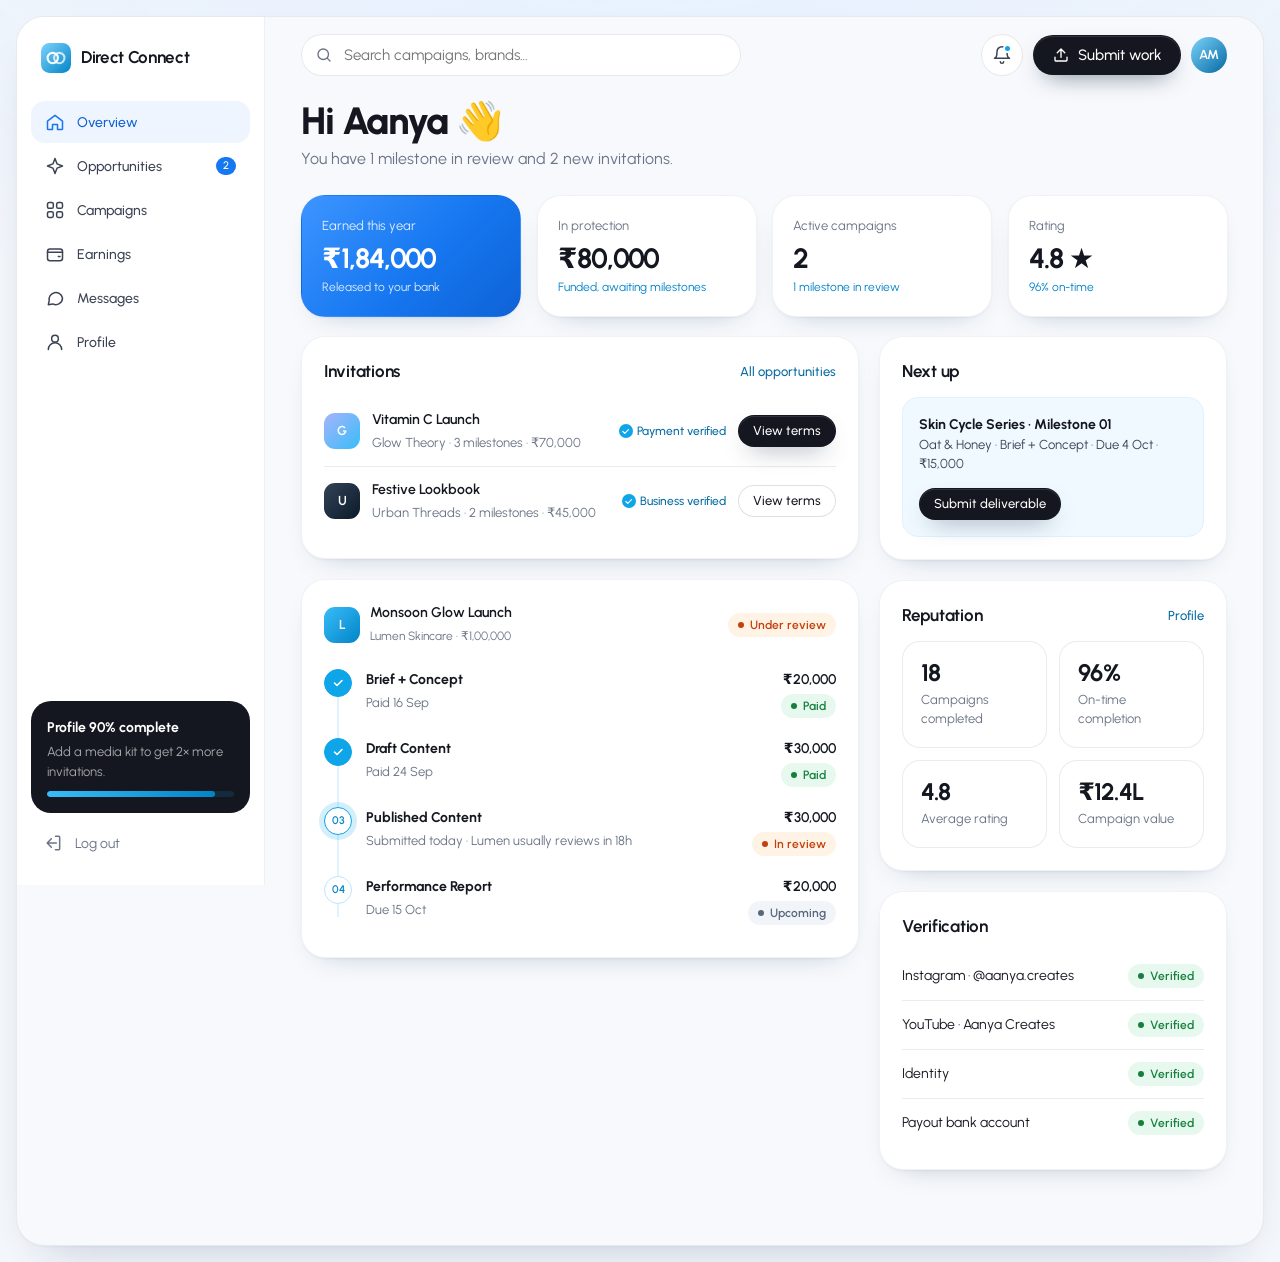
<file: creator.html>
<!doctype html>
<html lang="en">
<head>
  <meta charset="utf-8">
  <meta name="viewport" content="width=device-width, initial-scale=1">
  <title>Creator Dashboard — Direct Connect</title>
  <link rel="preconnect" href="https://fonts.googleapis.com">
  <link rel="preconnect" href="https://fonts.gstatic.com" crossorigin>
  <link rel="stylesheet" href="https://fonts.googleapis.com/css2?family=Urbanist:wght@400;500;600;700;800&display=swap">
  <link rel="stylesheet" href="styles.css">
</head>
<body>

<svg width="0" height="0" style="position:absolute" aria-hidden="true">
  <defs><linearGradient id="lg" x1="0" y1="0" x2="1" y2="1"><stop offset="0" stop-color="#7dd3fc"/><stop offset="1" stop-color="#0284c7"/></linearGradient></defs>
  <symbol id="logo" viewBox="0 0 32 32"><rect width="32" height="32" rx="9" fill="url(#lg)"/><circle cx="12.5" cy="16" r="5.5" fill="none" stroke="#fff" stroke-width="2.2"/><circle cx="19.5" cy="16" r="5.5" fill="none" stroke="#fff" stroke-width="2.2" opacity=".75"/></symbol>
  <symbol id="i-home" viewBox="0 0 24 24"><path d="M3 11l9-7 9 7v9a1 1 0 0 1-1 1h-5v-6H9v6H4a1 1 0 0 1-1-1z"/></symbol>
  <symbol id="i-spark" viewBox="0 0 24 24"><path d="M12 3l2.5 6.5L21 12l-6.5 2.5L12 21l-2.5-6.5L3 12l6.5-2.5z"/></symbol>
  <symbol id="i-grid" viewBox="0 0 24 24"><rect x="3" y="3" width="7" height="7" rx="2"/><rect x="14" y="3" width="7" height="7" rx="2"/><rect x="3" y="14" width="7" height="7" rx="2"/><rect x="14" y="14" width="7" height="7" rx="2"/></symbol>
  <symbol id="i-wallet" viewBox="0 0 24 24"><rect x="3" y="6" width="18" height="14" rx="3"/><path d="M3 10h18M16 15h2"/></symbol>
  <symbol id="i-chat" viewBox="0 0 24 24"><path d="M21 12a8 8 0 0 1-11.6 7.1L4 20l1-4.6A8 8 0 1 1 21 12z"/></symbol>
  <symbol id="i-user" viewBox="0 0 24 24"><circle cx="12" cy="8" r="4"/><path d="M4 21a8 8 0 0 1 16 0"/></symbol>
  <symbol id="i-search" viewBox="0 0 24 24"><circle cx="11" cy="11" r="7"/><path d="M20 20l-3.5-3.5"/></symbol>
  <symbol id="i-bell" viewBox="0 0 24 24"><path d="M6 8a6 6 0 1 1 12 0c0 7 3 8 3 8H3s3-1 3-8"/><path d="M10 20a2 2 0 0 0 4 0"/></symbol>
  <symbol id="i-logout" viewBox="0 0 24 24"><path d="M15 4h4a1 1 0 0 1 1 1v14a1 1 0 0 1-1 1h-4M10 17l-5-5 5-5M5 12h11"/></symbol>
  <symbol id="i-upload" viewBox="0 0 24 24"><path d="M12 15V4M7 9l5-5 5 5M4 15v4a1 1 0 0 0 1 1h14a1 1 0 0 0 1-1v-4"/></symbol>
  <symbol id="i-file" viewBox="0 0 24 24"><path d="M14 3H6a1 1 0 0 0-1 1v16a1 1 0 0 0 1 1h12a1 1 0 0 0 1-1V8z"/><path d="M14 3v5h5M9 13h6M9 17h4"/></symbol>
  <symbol id="i-send" viewBox="0 0 24 24"><path d="M4 12h16M14 6l6 6-6 6"/></symbol>
  <symbol id="i-mail" viewBox="0 0 24 24"><rect x="3" y="5" width="18" height="14" rx="3"/><path d="M4 7l8 6 8-6"/></symbol>
</svg>

<div class="app">
  <aside class="sidebar">
    <a href="index.html" class="logo"><svg><use href="#logo"/></svg>Direct Connect</a>
    <nav class="side-nav">
      <a href="#overview"><svg class="ico"><use href="#i-home"/></svg>Overview</a>
      <a href="#opportunities"><svg class="ico"><use href="#i-spark"/></svg>Opportunities<span class="count">2</span></a>
      <a href="#campaigns"><svg class="ico"><use href="#i-grid"/></svg>Campaigns</a>
      <a href="#earnings"><svg class="ico"><use href="#i-wallet"/></svg>Earnings</a>
      <a href="#messages"><svg class="ico"><use href="#i-chat"/></svg>Messages</a>
      <a href="#profile"><svg class="ico"><use href="#i-user"/></svg>Profile</a>
    </nav>
    <div class="side-foot">
      <div class="side-card"><b>Profile 90% complete</b><p>Add a media kit to get 2× more invitations.</p><div class="bar"><i style="width:90%"></i></div></div>
      <a href="index.html"><svg class="ico"><use href="#i-logout"/></svg>Log out</a>
    </div>
  </aside>

  <main class="main">
    <header class="topbar">
      <a href="index.html" class="logo top-logo"><svg><use href="#logo"/></svg>Direct Connect</a>
      <label class="search"><svg class="ico"><use href="#i-search"/></svg><input class="input" type="search" placeholder="Search campaigns, brands…" aria-label="Search"></label>
      <div class="top-actions">
        <button class="icon-btn" aria-label="Notifications"><svg class="ico"><use href="#i-bell"/></svg><span class="pip"></span></button>
        <a href="#campaigns" class="btn btn-primary"><svg class="ico" style="width:18px"><use href="#i-upload"/></svg><span class="lbl">Submit work</span></a>
        <span class="av sm round alt" title="Aanya Mehta">AM</span>
      </div>
    </header>

    <!-- Overview -->
    <section class="view" id="overview">
      <div class="page-head">
        <div><h1>Hi Aanya 👋</h1><p>You have 1 milestone in review and 2 new invitations.</p></div>
      </div>

      <div class="kpis">
        <div class="kpi glass hl"><div class="l">Earned this year</div><div class="v">₹1,84,000</div><div class="d">Released to your bank</div></div>
        <div class="kpi glass"><div class="l">In protection</div><div class="v">₹80,000</div><div class="d">Funded, awaiting milestones</div></div>
        <div class="kpi glass"><div class="l">Active campaigns</div><div class="v">2</div><div class="d">1 milestone in review</div></div>
        <div class="kpi glass"><div class="l">Rating</div><div class="v">4.8 ★</div><div class="d">96% on-time</div></div>
      </div>

      <div class="dash-grid">
        <div class="col">
          <div class="panel glass">
            <div class="panel-head"><h2>Invitations</h2><a href="#opportunities" class="link">All opportunities</a></div>
            <ul class="list">
              <li><span class="av sm soft">G</span><div class="meta"><b>Vitamin C Launch</b><span>Glow Theory · 3 milestones · ₹70,000</span></div><span class="verified">Payment verified</span><a href="#opportunities" class="btn btn-primary btn-sm">View terms</a></li>
              <li><span class="av sm ink">U</span><div class="meta"><b>Festive Lookbook</b><span>Urban Threads · 2 milestones · ₹45,000</span></div><span class="verified">Business verified</span><a href="#opportunities" class="btn btn-ghost btn-sm">View terms</a></li>
            </ul>
          </div>

          <div class="panel glass">
            <div class="panel-head">
              <div class="who"><span class="av sm">L</span><div><b>Monsoon Glow Launch</b><span>Lumen Skincare · ₹1,00,000</span></div></div>
              <span class="chip warn">Under review</span>
            </div>
            <ol class="steps">
              <li class="done"><span class="n">01</span><div class="meta"><b>Brief + Concept</b><span>Paid 16 Sep</span></div><div class="right">₹20,000<span class="chip ok">Paid</span></div></li>
              <li class="done"><span class="n">02</span><div class="meta"><b>Draft Content</b><span>Paid 24 Sep</span></div><div class="right">₹30,000<span class="chip ok">Paid</span></div></li>
              <li class="now"><span class="n">03</span><div class="meta"><b>Published Content</b><span>Submitted today · Lumen usually reviews in 18h</span></div><div class="right">₹30,000<span class="chip warn">In review</span></div></li>
              <li><span class="n">04</span><div class="meta"><b>Performance Report</b><span>Due 15 Oct</span></div><div class="right">₹20,000<span class="chip idle">Upcoming</span></div></li>
            </ol>
          </div>
        </div>

        <div class="col">
          <div class="panel glass">
            <div class="panel-head"><h2>Next up</h2></div>
            <div class="review-box" style="margin:0">
              <div class="meta"><b>Skin Cycle Series · Milestone 01</b>Oat &amp; Honey · Brief + Concept · Due 4 Oct · ₹15,000</div>
              <a href="#campaigns" class="btn btn-primary btn-sm">Submit deliverable</a>
            </div>
          </div>

          <div class="panel glass">
            <div class="panel-head"><h2>Reputation</h2><a href="#profile" class="link">Profile</a></div>
            <div class="stats">
              <div class="stat"><div class="v" style="font-size:24px">18</div><div class="l">Campaigns completed</div></div>
              <div class="stat"><div class="v" style="font-size:24px">96%</div><div class="l">On-time completion</div></div>
              <div class="stat"><div class="v" style="font-size:24px">4.8</div><div class="l">Average rating</div></div>
              <div class="stat"><div class="v" style="font-size:24px">₹12.4L</div><div class="l">Campaign value</div></div>
            </div>
          </div>

          <div class="panel glass">
            <div class="panel-head"><h2>Verification</h2></div>
            <ul class="verify-list">
              <li>Instagram · @aanya.creates<span class="chip ok">Verified</span></li>
              <li>YouTube · Aanya Creates<span class="chip ok">Verified</span></li>
              <li>Identity<span class="chip ok">Verified</span></li>
              <li>Payout bank account<span class="chip ok">Verified</span></li>
            </ul>
          </div>
        </div>
      </div>
    </section>

    <!-- Opportunities -->
    <section class="view" id="opportunities">
      <div class="page-head"><div><h1>Opportunities</h1><p>Campaigns from verified brands that match your profile.</p></div></div>
      <div class="filters">
        <button class="filter on">For you</button><button class="filter">Invitations · 2</button><button class="filter">Beauty</button><button class="filter">Skincare</button>
        <button class="filter">Instagram</button><button class="filter">YouTube</button><button class="filter">₹50K+</button>
      </div>
      <div class="cards">
        <article class="ccard glass">
          <div class="ccard-head"><span class="av soft">G</span><div class="meta"><b>Glow Theory</b><span class="verified">Payment verified</span></div><span class="chip">Invited</span></div>
          <div><h3>Vitamin C Launch</h3><p>1 reel, 4 stories and a 30-day performance report for our new serum.</p></div>
          <div class="tags"><span class="tag">Instagram</span><span class="tag">3 milestones</span><span class="tag">Due 30 Oct</span></div>
          <div class="mini-stats"><div><b>₹70K</b><span>Budget</span></div><div><b>4.9</b><span>Brand rating</span></div><div><b>12h</b><span>Avg approval</span></div></div>
          <div class="btns"><button class="btn btn-ghost btn-sm">Decline</button><button class="btn btn-primary btn-sm">Review terms</button></div>
        </article>
        <article class="ccard glass">
          <div class="ccard-head"><span class="av ink">U</span><div class="meta"><b>Urban Threads</b><span class="verified">Business verified</span></div><span class="chip">Invited</span></div>
          <div><h3>Festive Lookbook</h3><p>A carousel and one reel styling our festive collection.</p></div>
          <div class="tags"><span class="tag">Instagram</span><span class="tag">2 milestones</span><span class="tag">Due 18 Oct</span></div>
          <div class="mini-stats"><div><b>₹45K</b><span>Budget</span></div><div><b>4.6</b><span>Brand rating</span></div><div><b>20h</b><span>Avg approval</span></div></div>
          <div class="btns"><button class="btn btn-ghost btn-sm">Decline</button><button class="btn btn-primary btn-sm">Review terms</button></div>
        </article>
        <article class="ccard glass">
          <div class="ccard-head"><span class="av">L</span><div class="meta"><b>Lumen Skincare</b><span class="verified">Payment verified</span></div><span class="match">93% match</span></div>
          <div><h3>Festive Gift Box</h3><p>Unboxing and gifting content across Instagram and YouTube Shorts.</p></div>
          <div class="tags"><span class="tag">Instagram</span><span class="tag">YouTube</span><span class="tag">4 milestones</span></div>
          <div class="mini-stats"><div><b>₹1.5L</b><span>Budget</span></div><div><b>4.7</b><span>Brand rating</span></div><div><b>18h</b><span>Avg approval</span></div></div>
          <div class="btns"><button class="btn btn-ghost btn-sm">Save</button><button class="btn btn-primary btn-sm">Apply</button></div>
        </article>
        <article class="ccard glass">
          <div class="ccard-head"><span class="av alt">P</span><div class="meta"><b>Petal &amp; Co.</b><span class="verified">Payment verified</span></div><span class="match">88% match</span></div>
          <div><h3>Everyday SPF Challenge</h3><p>A 7-day stories series showing an everyday SPF routine.</p></div>
          <div class="tags"><span class="tag">Instagram</span><span class="tag">2 milestones</span><span class="tag">Due 25 Oct</span></div>
          <div class="mini-stats"><div><b>₹38K</b><span>Budget</span></div><div><b>4.8</b><span>Brand rating</span></div><div><b>1d</b><span>Avg approval</span></div></div>
          <div class="btns"><button class="btn btn-ghost btn-sm">Save</button><button class="btn btn-primary btn-sm">Apply</button></div>
        </article>
        <article class="ccard glass">
          <div class="ccard-head"><span class="av soft">N</span><div class="meta"><b>Nimbus Hair</b><span class="verified">Business verified</span></div><span class="match">81% match</span></div>
          <div><h3>Monsoon Frizz Fix</h3><p>One long-form YouTube review plus two Shorts.</p></div>
          <div class="tags"><span class="tag">YouTube</span><span class="tag">3 milestones</span><span class="tag">Due 8 Nov</span></div>
          <div class="mini-stats"><div><b>₹90K</b><span>Budget</span></div><div><b>4.5</b><span>Brand rating</span></div><div><b>22h</b><span>Avg approval</span></div></div>
          <div class="btns"><button class="btn btn-ghost btn-sm">Save</button><button class="btn btn-primary btn-sm">Apply</button></div>
        </article>
        <article class="ccard glass">
          <div class="ccard-head"><span class="av ink">K</span><div class="meta"><b>Kora Wellness</b><span class="verified">Payment verified</span></div><span class="match">79% match</span></div>
          <div><h3>Morning Ritual</h3><p>A reel on building a calm morning routine with our teas.</p></div>
          <div class="tags"><span class="tag">Instagram</span><span class="tag">1 milestone</span><span class="tag">Due 12 Oct</span></div>
          <div class="mini-stats"><div><b>₹22K</b><span>Budget</span></div><div><b>4.9</b><span>Brand rating</span></div><div><b>9h</b><span>Avg approval</span></div></div>
          <div class="btns"><button class="btn btn-ghost btn-sm">Save</button><button class="btn btn-primary btn-sm">Apply</button></div>
        </article>
      </div>
    </section>

    <!-- Campaigns -->
    <section class="view" id="campaigns">
      <div class="page-head"><div><h1>My campaigns</h1><p>Submit deliverables and track every milestone.</p></div></div>
      <div class="dash-grid">
        <div class="panel glass">
          <div class="panel-head">
            <div class="who"><span class="av sm alt">O</span><div><b>Skin Cycle Series</b><span>Oat &amp; Honey · ₹30,000 · Funded</span></div></div>
            <span class="chip">Active</span>
          </div>
          <ol class="steps">
            <li class="now"><span class="n">01</span><div class="meta"><b>Brief + Concept</b><span>Due 4 Oct</span></div><div class="right">₹15,000<span class="chip">Due soon</span></div></li>
            <li><span class="n">02</span><div class="meta"><b>Published Reel</b><span>Due 14 Oct</span></div><div class="right">₹15,000<span class="chip idle">Upcoming</span></div></li>
          </ol>
          <form style="margin-top:18px" onsubmit="event.preventDefault(); this.querySelector('button').textContent = 'Submitted ✓'">
            <div class="field"><label for="link">Deliverable link</label><input class="input" id="link" type="url" required placeholder="https://drive.google.com/… or post URL"></div>
            <div class="field"><label for="files">Files</label><input class="input" id="files" type="file" multiple style="padding:10px 14px"></div>
            <div class="field"><label for="note">Note for the brand</label><textarea class="input" id="note" placeholder="Anything they should know while reviewing"></textarea></div>
            <button class="btn btn-primary"><svg class="ico" style="width:18px"><use href="#i-upload"/></svg>Submit milestone 01</button>
          </form>
        </div>

        <div class="panel glass">
          <div class="panel-head">
            <div class="who"><span class="av sm">L</span><div><b>Monsoon Glow Launch</b><span>Lumen Skincare · ₹1,00,000</span></div></div>
          </div>
          <ol class="steps">
            <li class="done"><span class="n">01</span><div class="meta"><b>Brief + Concept</b></div><div class="right">₹20,000</div></li>
            <li class="done"><span class="n">02</span><div class="meta"><b>Draft Content</b></div><div class="right">₹30,000</div></li>
            <li class="now"><span class="n">03</span><div class="meta"><b>Published Content</b><span>In review</span></div><div class="right">₹30,000</div></li>
            <li><span class="n">04</span><div class="meta"><b>Performance Report</b><span>Due 15 Oct</span></div><div class="right">₹20,000</div></li>
          </ol>
          <div class="fund-row"><div class="top"><span class="muted">Released</span><b>₹50,000 of ₹1,00,000</b></div><div class="bar"><i style="width:50%"></i></div></div>
        </div>
      </div>

      <div class="panel glass">
        <div class="panel-head"><h2>Completed</h2></div>
        <div class="table-wrap">
          <table class="table">
            <thead><tr><th>Campaign</th><th>Brand</th><th>Rating received</th><th class="r">Value</th></tr></thead>
            <tbody>
              <tr><td><b>Summer Glow Edit</b></td><td>Petal &amp; Co.</td><td>★ 5.0</td><td class="r">₹60,000</td></tr>
              <tr><td><b>Clean Routine</b></td><td>Lumen Skincare</td><td>★ 4.8</td><td class="r">₹45,000</td></tr>
              <tr><td><b>Rainy Day Kit</b></td><td>Nimbus Hair</td><td>★ 4.7</td><td class="r">₹35,000</td></tr>
            </tbody>
          </table>
        </div>
      </div>
    </section>

    <!-- Earnings -->
    <section class="view" id="earnings">
      <div class="page-head"><div><h1>Earnings</h1><p>Money is protected before you start and released when milestones are approved.</p></div></div>
      <div class="kpis three">
        <div class="kpi glass hl"><div class="l">Earned this year</div><div class="v">₹1,84,000</div><div class="d">Released to HDFC ••4821</div></div>
        <div class="kpi glass"><div class="l">In protection</div><div class="v">₹80,000</div><div class="d">Across 2 funded campaigns</div></div>
        <div class="kpi glass"><div class="l">In review</div><div class="v">₹30,000</div><div class="d">Released on approval</div></div>
      </div>
      <div class="panel glass">
        <div class="panel-head"><h2>Payouts</h2></div>
        <div class="table-wrap">
          <table class="table">
            <thead><tr><th>Date</th><th>Campaign</th><th>Milestone</th><th class="r">Amount</th><th>Status</th></tr></thead>
            <tbody>
              <tr><td>Today</td><td>Monsoon Glow Launch</td><td>03 · Published Content</td><td class="r">₹30,000</td><td><span class="chip warn">In review</span></td></tr>
              <tr><td>24 Sep</td><td>Monsoon Glow Launch</td><td>02 · Draft Content</td><td class="r">₹30,000</td><td><span class="chip ok">Paid</span></td></tr>
              <tr><td>16 Sep</td><td>Monsoon Glow Launch</td><td>01 · Brief + Concept</td><td class="r">₹20,000</td><td><span class="chip ok">Paid</span></td></tr>
              <tr><td>28 Aug</td><td>Summer Glow Edit</td><td>02 · Performance Report</td><td class="r">₹25,000</td><td><span class="chip ok">Paid</span></td></tr>
              <tr><td>14 Aug</td><td>Summer Glow Edit</td><td>01 · Published Reel</td><td class="r">₹35,000</td><td><span class="chip ok">Paid</span></td></tr>
            </tbody>
          </table>
        </div>
      </div>
    </section>

    <!-- Messages -->
    <section class="view" id="messages">
      <div class="page-head"><div><h1>Messages</h1><p>Every conversation is linked to its campaign.</p></div></div>
      <div class="chat glass">
        <div class="threads">
          <div class="thread on"><span class="av sm">L</span><div class="meta"><b>Lumen Skincare</b><span>Monsoon Glow · Reviewing milestone 03</span></div></div>
          <div class="thread"><span class="av sm soft">G</span><div class="meta"><b>Glow Theory</b><span>Vitamin C Launch · Invitation</span></div></div>
          <div class="thread"><span class="av sm alt">O</span><div class="meta"><b>Oat &amp; Honey</b><span>Skin Cycle · Brief shared</span></div></div>
        </div>
        <div class="convo">
          <div class="convo-head"><span class="av sm">L</span><div class="meta"><b>Lumen Skincare</b><span>Monsoon Glow Launch</span></div><a href="#campaigns" class="btn btn-ghost btn-sm">View campaign</a></div>
          <div class="msgs">
            <div class="sys">Milestone 02 approved · ₹30,000 released · 24 Sep</div>
            <div class="msg">Loved the draft! Can we post Saturday evening for the monsoon hook?</div>
            <div class="msg me">Absolutely — Saturday 7 PM works. I'll share links once it's live.</div>
            <div class="sys">You submitted Milestone 03 · Published Content · Today 09:12</div>
            <div class="msg me">It's live! Reel is already at 42K views 🎉</div>
          </div>
          <form class="composer" onsubmit="return false"><input class="input" placeholder="Write a message…" aria-label="Message"><button class="btn btn-primary" aria-label="Send"><svg class="ico" style="width:18px"><use href="#i-send"/></svg></button></form>
        </div>
      </div>
    </section>

    <!-- Profile -->
    <section class="view" id="profile">
      <div class="page-head"><div><h1>Profile</h1><p>This is what brands see before they invite you.</p></div></div>
      <div class="dash-grid">
        <div class="col">
          <div class="panel glass">
            <div class="profile-head">
              <span class="av round alt">AM</span>
              <div class="meta"><h2>Aanya Mehta</h2><p class="muted small">Beauty &amp; lifestyle creator · Mumbai</p><div class="tags" style="margin-top:8px"><span class="tag">Beauty</span><span class="tag">Skincare</span><span class="tag">Lifestyle</span></div></div>
              <button class="btn btn-ghost btn-sm">Preview public profile</button>
            </div>
          </div>
          <div class="panel glass">
            <div class="panel-head"><h2>Rates</h2></div>
            <div class="row">
              <div class="field"><label for="r-reel">Instagram reel</label><input class="input" id="r-reel" value="₹35,000"></div>
              <div class="field"><label for="r-story">Story set (3)</label><input class="input" id="r-story" value="₹12,000"></div>
              <div class="field"><label for="r-yt">YouTube video</label><input class="input" id="r-yt" value="₹60,000"></div>
              <div class="field"><label for="r-short">YouTube Short</label><input class="input" id="r-short" value="₹18,000"></div>
            </div>
            <button class="btn btn-primary btn-sm">Save rates</button>
          </div>
        </div>
        <div class="col">
          <div class="panel glass">
            <div class="panel-head"><h2>Verification</h2></div>
            <ul class="verify-list">
              <li>Instagram · 248K followers<span class="chip ok">Verified</span></li>
              <li>YouTube · 64K subscribers<span class="chip ok">Verified</span></li>
              <li>Identity<span class="chip ok">Verified</span></li>
              <li>Audience data<span class="chip">Synced 2h ago</span></li>
              <li>Media kit<button class="btn btn-ghost btn-sm">Upload</button></li>
            </ul>
          </div>
          <div class="panel glass">
            <div class="panel-head"><h2>Audience</h2></div>
            <div class="fund-row"><div class="top"><span class="muted">Women 18–34</span><b>68%</b></div><div class="bar"><i style="width:68%"></i></div></div>
            <div class="fund-row"><div class="top"><span class="muted">India</span><b>82%</b></div><div class="bar"><i style="width:82%"></i></div></div>
            <div class="fund-row"><div class="top"><span class="muted">Avg. engagement</span><b>5.4%</b></div><div class="bar"><i style="width:54%"></i></div></div>
          </div>
        </div>
      </div>
    </section>
  </main>
</div>

<script>
  // Highlight the sidebar link for the current view.
  const sync = () => document.querySelectorAll('.side-nav a').forEach(a => a.classList.toggle('active', a.hash === (location.hash || '#overview')));
  addEventListener('hashchange', sync); sync();
</script>
</body>
</html>
</file>
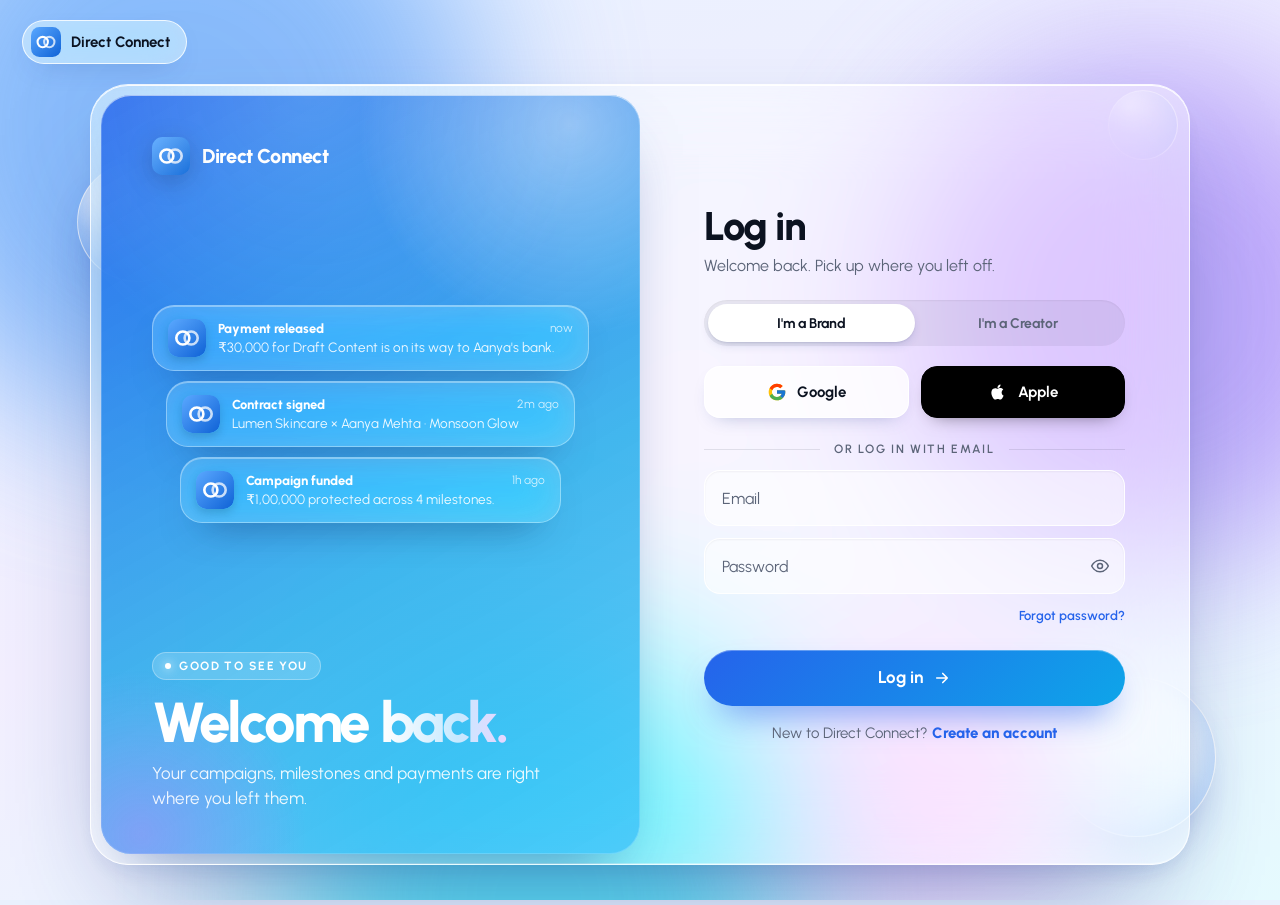
<file: login.html>
<!doctype html>
<html lang="en">
<head>
  <meta charset="utf-8">
  <meta name="viewport" content="width=device-width, initial-scale=1">
  <title>Log in — Direct Connect</title>
  <link rel="preconnect" href="https://fonts.googleapis.com">
  <link rel="preconnect" href="https://fonts.gstatic.com" crossorigin>
  <link rel="stylesheet" href="https://fonts.googleapis.com/css2?family=Urbanist:wght@400;500;600;700;800&display=swap">
  <style>
    /* Sign-in: Apple-style glass card over a moving aurora. The blue glass panel slides right for Sign up, left for Log in. */
    :root {
      --ink: #0b1220; --ink-2: #334155; --muted: #5b6478;
      --blue: #2563eb; --sky: #0ea5e9; --err: #e11d48;
      --slide: cubic-bezier(.76, 0, .24, 1);
      --out: cubic-bezier(.2, .8, .2, 1);
      --font: "Urbanist", -apple-system, BlinkMacSystemFont, "Segoe UI", system-ui, sans-serif;
    }
    * { box-sizing: border-box; margin: 0; padding: 0; }
    body { font-family: var(--font); color: var(--ink); background: #eaf2ff; -webkit-font-smoothing: antialiased; line-height: 1.5; overflow-x: hidden; }
    a { color: inherit; text-decoration: none; }
    button, input { font: inherit; color: inherit; }
    :focus-visible { outline: 2px solid var(--blue); outline-offset: 3px; }

    /* ---------- Moving aurora + glass bubbles ---------- */
    .aurora { position: fixed; inset: 0; z-index: -1; overflow: hidden; background: linear-gradient(160deg, #e8f1ff, #f3efff 50%, #e6fbff); }
    .aurora i { position: absolute; border-radius: 50%; filter: blur(80px); opacity: .7; animation: drift 22s ease-in-out infinite alternate; }
    .a1 { width: 48vw; height: 48vw; left: -10vw; top: -14vw; background: #60a5fa; }
    .a2 { width: 40vw; height: 40vw; right: -10vw; top: 6vh; background: #a78bfa; animation-duration: 27s !important; animation-direction: alternate-reverse !important; }
    .a3 { width: 40vw; height: 40vw; left: 22vw; bottom: -20vw; background: #22d3ee; animation-duration: 31s !important; }
    .a4 { width: 24vw; height: 24vw; right: 16vw; bottom: -4vw; background: #f0abfc; opacity: .5 !important; animation-duration: 19s !important; }
    @keyframes drift { to { transform: translate(7vw, 5vh) scale(1.15); } }
    .bub { position: absolute; border-radius: 50%; background: radial-gradient(circle at 30% 25%, rgba(255, 255, 255, .95), rgba(255, 255, 255, .3) 38%, rgba(255, 255, 255, .06) 72%); border: 1px solid rgba(255, 255, 255, .7); box-shadow: inset -10px -14px 24px rgba(59, 130, 246, .22), 0 24px 50px -24px rgba(30, 64, 175, .45); animation: floaty 9s ease-in-out infinite; }
    .b1 { width: 120px; height: 120px; left: 6%; top: 18%; }
    .b2 { width: 70px; height: 70px; right: 8%; top: 10%; animation-delay: -3s; }
    .b3 { width: 160px; height: 160px; right: 5%; bottom: 7%; animation-delay: -5s; animation-duration: 12s; }
    .b4 { width: 54px; height: 54px; left: 12%; bottom: 12%; animation-delay: -1.5s; }
    @keyframes floaty { 0%, 100% { translate: 0 0; } 50% { translate: 0 -22px; } }

    .stage { min-height: 100vh; display: grid; place-items: center; padding: 84px 20px 40px; }
    .back { position: fixed; top: 20px; left: 22px; z-index: 5; display: flex; align-items: center; gap: 10px; height: 44px; padding: 0 16px 0 8px; border-radius: 999px; font-weight: 700; font-size: 15px; background: rgba(255, 255, 255, .45); border: 1px solid rgba(255, 255, 255, .8); backdrop-filter: blur(20px) saturate(180%); -webkit-backdrop-filter: blur(20px) saturate(180%); box-shadow: 0 10px 30px -16px rgba(30, 58, 138, .4); transition: background .2s; }
    .back:hover { background: rgba(255, 255, 255, .7); }
    .back svg { width: 30px; height: 30px; }

    /* ---------- Glass card ---------- */
    .card { position: relative; display: grid; grid-template-columns: 1fr 1fr; width: min(1100px, 100%); min-height: 700px; border-radius: 38px; overflow: hidden;
      background: rgba(255, 255, 255, .4); backdrop-filter: blur(40px) saturate(180%); -webkit-backdrop-filter: blur(40px) saturate(180%);
      border: 1px solid rgba(255, 255, 255, .8);
      box-shadow: inset 0 1px 0 rgba(255, 255, 255, .95), inset 0 -1px 0 rgba(255, 255, 255, .35), 0 50px 110px -40px rgba(30, 58, 138, .5), 0 12px 30px -16px rgba(30, 58, 138, .22);
      animation: cardIn 1.1s var(--out) both; }
    @keyframes cardIn { from { opacity: 0; transform: translateY(30px) scale(.96); filter: blur(10px); } }
    /* Light sheen that follows the pointer */
    .card::after { content: ""; position: absolute; inset: 0; z-index: 4; pointer-events: none; border-radius: inherit; background: radial-gradient(520px circle at var(--sx, 20%) var(--sy, 0%), rgba(255, 255, 255, .5), transparent 55%); mix-blend-mode: soft-light; }

    .pane { grid-row: 1; display: flex; flex-direction: column; justify-content: center; padding: 52px clamp(32px, 5vw, 64px); transition: opacity .35s ease, transform .8s var(--slide), filter .5s ease, visibility 0s .8s; }
    .pane-signup { grid-column: 1; }
    .pane-login { grid-column: 2; }
    .card[data-mode="signup"] .pane-login { opacity: 0; visibility: hidden; transform: translateX(-70px) scale(.97); filter: blur(6px); }
    .card[data-mode="login"] .pane-signup { opacity: 0; visibility: hidden; transform: translateX(70px) scale(.97); filter: blur(6px); }
    .card[data-mode="signup"] .pane-signup, .card[data-mode="login"] .pane-login { transition: opacity .5s ease .25s, transform .8s var(--slide), filter .5s ease .2s, visibility 0s; }
    /* Each line of the visible form rises in, one after another */
    .card[data-mode="signup"] .pane-signup form > *, .card[data-mode="login"] .pane-login form > * { animation: up .7s var(--out) both; animation-delay: calc(.3s + var(--i, 0) * 45ms); }
    @keyframes up { from { opacity: 0; transform: translateY(16px); } }

    .pane h1 { font-size: 40px; font-weight: 800; letter-spacing: -.035em; line-height: 1.1; }
    .pane .sub { color: var(--muted); margin: 6px 0 22px; font-size: 16px; }

    /* Segmented role switch with a sliding glass thumb */
    .roles { position: relative; display: grid; grid-template-columns: 1fr 1fr; padding: 4px; margin-bottom: 20px; border-radius: 999px; background: rgba(15, 23, 42, .06); box-shadow: inset 0 1px 2px rgba(15, 23, 42, .06); }
    .roles::before { content: ""; position: absolute; top: 4px; bottom: 4px; left: 4px; width: calc(50% - 4px); border-radius: 999px; background: #fff; box-shadow: 0 4px 12px -4px rgba(30, 58, 138, .3), 0 1px 2px rgba(15, 23, 42, .08); transition: transform .5s cubic-bezier(.3, 1.4, .5, 1); }
    .roles:has(input[value="creator"]:checked)::before { transform: translateX(100%); }
    .roles input { position: absolute; opacity: 0; pointer-events: none; }
    .roles label { position: relative; height: 38px; display: grid; place-items: center; font-size: 14px; font-weight: 700; color: var(--muted); cursor: pointer; transition: color .3s; }
    .roles input:checked + label { color: var(--ink); }
    .roles input:focus-visible + label { outline: 2px solid var(--blue); border-radius: 999px; }

    /* Google + Apple first */
    .social { display: grid; grid-template-columns: 1fr 1fr; gap: 12px; }
    .social button { height: 52px; display: flex; align-items: center; justify-content: center; gap: 10px; border-radius: 16px; font-size: 15px; font-weight: 700; cursor: pointer; transition: transform .25s var(--out), box-shadow .25s; }
    .social button:hover { transform: translateY(-2px); }
    .social button:active { transform: scale(.97); }
    .social svg { width: 20px; height: 20px; flex: none; }
    .g-btn { background: rgba(255, 255, 255, .8); border: 1px solid rgba(255, 255, 255, .95); box-shadow: 0 8px 20px -12px rgba(30, 58, 138, .4); }
    .g-btn:hover { box-shadow: 0 14px 26px -12px rgba(30, 58, 138, .45); }
    .a-btn { background: #000; color: #fff; border: 1px solid #000; box-shadow: 0 8px 20px -12px rgba(0, 0, 0, .6); }
    .or { display: flex; align-items: center; gap: 14px; margin: 22px 0 4px; font-size: 12px; font-weight: 600; letter-spacing: .14em; text-transform: uppercase; color: var(--muted); }
    .or::before, .or::after { content: ""; flex: 1; height: 1px; background: rgba(15, 23, 42, .1); }

    /* Glass inputs with floating labels */
    .fld { position: relative; margin-top: 12px; }
    .fld input { width: 100%; height: 56px; padding: 22px 46px 6px 18px; border-radius: 16px; border: 1px solid rgba(255, 255, 255, .9); background: rgba(255, 255, 255, .55); box-shadow: inset 0 1px 2px rgba(15, 23, 42, .05); font-size: 16px; outline: none; transition: border-color .25s, box-shadow .25s, background .25s; }
    .fld input:hover { background: rgba(255, 255, 255, .7); }
    .fld input:focus { background: rgba(255, 255, 255, .85); border-color: rgba(37, 99, 235, .55); box-shadow: 0 0 0 4px rgba(37, 99, 235, .14); }
    .fld label { position: absolute; left: 18px; top: 17px; font-size: 16px; color: var(--muted); pointer-events: none; transition: top .2s var(--out), font-size .2s var(--out), color .2s; }
    .fld input:focus + label, .fld input:not(:placeholder-shown) + label { top: 7px; font-size: 12px; font-weight: 600; color: var(--blue); }
    .eye { position: absolute; right: 8px; top: 11px; width: 34px; height: 34px; display: grid; place-items: center; border: 0; background: none; color: var(--muted); cursor: pointer; border-radius: 50%; }
    .eye:hover { color: var(--ink); background: rgba(15, 23, 42, .05); }
    .eye svg { width: 20px; height: 20px; fill: none; stroke: currentColor; stroke-width: 1.8; stroke-linecap: round; stroke-linejoin: round; }
    .err { display: block; font-size: 13px; font-weight: 600; color: var(--err); margin-top: 10px; }
    .err:empty { display: none; }
    .forgot { display: flex; justify-content: flex-end; margin-top: 12px; font-size: 13px; font-weight: 600; color: var(--blue); }

    .cta { position: relative; overflow: hidden; width: 100%; height: 56px; margin-top: 24px; display: flex; align-items: center; justify-content: center; gap: 10px; border: 0; border-radius: 999px; font-size: 17px; font-weight: 700; color: #fff; background: linear-gradient(135deg, var(--blue), var(--sky)); box-shadow: 0 18px 36px -14px rgba(37, 99, 235, .7), inset 0 1px 0 rgba(255, 255, 255, .3); cursor: pointer; transition: transform .25s var(--out), box-shadow .25s; }
    .cta::after { content: ""; position: absolute; top: 0; bottom: 0; left: -60%; width: 40%; background: linear-gradient(100deg, transparent, rgba(255, 255, 255, .45), transparent); transform: skewX(-20deg); animation: shine 4.5s 1.5s ease-in-out infinite; }
    @keyframes shine { 0% { left: -60%; } 30%, 100% { left: 130%; } }
    .cta:hover { transform: translateY(-2px); box-shadow: 0 24px 44px -14px rgba(37, 99, 235, .8), inset 0 1px 0 rgba(255, 255, 255, .3); }
    .cta:active { transform: scale(.98); }
    .cta svg { width: 18px; height: 18px; transition: transform .25s; }
    .cta:hover svg { transform: translateX(4px); }
    .fine { margin-top: 12px; font-size: 12px; color: var(--muted); text-align: center; }
    .fine a { text-decoration: underline; text-underline-offset: 2px; }
    .swap { margin-top: 16px; text-align: center; font-size: 15px; color: var(--muted); }
    .swap button { border: 0; background: none; font-weight: 800; color: var(--blue); cursor: pointer; }
    .swap button:hover { text-decoration: underline; text-underline-offset: 3px; }

    /* ---------- Sliding blue glass panel (inset 10px inside the card) ---------- */
    .panel { position: absolute; z-index: 2; top: 10px; bottom: 10px; left: 50%; width: calc(50% - 10px); border-radius: 30px; overflow: hidden; color: #fff;
      background: linear-gradient(150deg, rgba(37, 99, 235, .9), rgba(14, 165, 233, .78) 60%, rgba(56, 189, 248, .72));
      box-shadow: inset 0 1px 0 rgba(255, 255, 255, .45), inset 0 0 0 1px rgba(255, 255, 255, .18), 0 30px 60px -30px rgba(30, 58, 138, .6);
      transition: transform .95s var(--slide); }
    .card[data-mode="login"] .panel { transform: translateX(-100%); }
    .panel::before { content: ""; position: absolute; width: 460px; height: 460px; right: -160px; top: -200px; border-radius: 50%; background: radial-gradient(circle, rgba(255, 255, 255, .45), transparent 65%); }
    .panel::after { content: ""; position: absolute; width: 360px; height: 360px; left: -140px; bottom: -160px; border-radius: 50%; background: radial-gradient(circle, rgba(167, 139, 250, .55), transparent 65%); animation: drift 14s ease-in-out infinite alternate; }
    .panel-in { position: relative; z-index: 1; height: 100%; display: flex; flex-direction: column; padding: 42px clamp(30px, 4vw, 52px); }
    .brand { display: flex; align-items: center; gap: 12px; font-size: 20px; font-weight: 800; letter-spacing: -.02em; }
    .brand svg { width: 38px; height: 38px; filter: drop-shadow(0 6px 12px rgba(0, 0, 0, .2)); }

    /* iOS-style notification stack */
    .notes { flex: 1; display: grid; align-content: center; gap: 10px; padding: 24px 0; }
    .note { display: flex; gap: 12px; padding: 13px 15px; border-radius: 22px; background: rgba(255, 255, 255, .2); border: 1px solid rgba(255, 255, 255, .35); backdrop-filter: blur(20px) saturate(170%); -webkit-backdrop-filter: blur(20px) saturate(170%); box-shadow: 0 20px 40px -24px rgba(10, 30, 80, .7), inset 0 1px 0 rgba(255, 255, 255, .35);
      animation: noteIn .9s cubic-bezier(.2, 1.3, .4, 1) both, floaty 7s ease-in-out infinite; animation-delay: calc(.7s + var(--i) * .2s), calc(var(--i) * -2.3s); }
    .note:nth-child(2) { margin-inline: 14px; }
    .note:nth-child(3) { margin-inline: 28px; }
    @keyframes noteIn { from { opacity: 0; transform: translateY(-30px) scale(.9); filter: blur(6px); } }
    .note .app { width: 38px; height: 38px; flex: none; border-radius: 10px; overflow: hidden; box-shadow: 0 4px 10px rgba(0, 0, 0, .15); }
    .note .app svg { width: 100%; height: 100%; display: block; }
    .note .meta { flex: 1; min-width: 0; }
    .note .top { display: flex; justify-content: space-between; gap: 8px; font-size: 13px; }
    .note .top b { font-weight: 800; }
    .note .top span { opacity: .75; font-size: 12px; }
    .note p { font-size: 13.5px; line-height: 1.35; opacity: .92; }

    .copy { display: grid; }
    .copy > div { grid-area: 1 / 1; transition: opacity .45s ease, transform .7s var(--out), filter .45s ease; }
    .card[data-mode="signup"] .say-login, .card[data-mode="login"] .say-signup { opacity: 0; transform: translateY(16px); filter: blur(6px); }
    .card[data-mode="signup"] .say-signup, .card[data-mode="login"] .say-login { transition-delay: .45s; }
    .eyebrow { display: inline-flex; align-items: center; gap: 8px; height: 28px; padding: 0 12px; border-radius: 999px; font-size: 12px; font-weight: 700; letter-spacing: .12em; text-transform: uppercase; background: rgba(255, 255, 255, .18); border: 1px solid rgba(255, 255, 255, .3); }
    .eyebrow::before { content: ""; width: 6px; height: 6px; border-radius: 50%; background: #fff; box-shadow: 0 0 10px #fff; }
    .copy h2 { margin: 14px 0 10px; font-size: clamp(42px, 4.4vw, 58px); font-weight: 800; letter-spacing: -.045em; line-height: 1; }
    .copy h2 em { font-style: normal; background: linear-gradient(90deg, #fff, #c7e9ff 60%, #e9d5ff); -webkit-background-clip: text; background-clip: text; color: transparent; padding-right: .04em; }
    .copy p { max-width: 420px; font-size: 17px; opacity: .9; }

    /* ---------- Phones: the panel becomes a header, forms slide sideways ---------- */
    @media (max-width: 880px) {
      .stage { padding: 16px 14px 32px; place-items: start center; }
      .back, .bub { display: none; }
      .card { grid-template-columns: 1fr; min-height: 0; border-radius: 30px; }
      .panel, .card[data-mode="login"] .panel { position: relative; grid-row: 1; grid-column: 1; top: auto; bottom: auto; left: auto; width: auto; margin: 8px 8px 0; border-radius: 24px; transform: none; }
      .panel-in { padding: 22px 22px 24px; }
      .brand { font-size: 17px; } .brand svg { width: 30px; height: 30px; }
      .notes { display: none; }
      .copy { margin-top: 18px; }
      .copy h2 { font-size: 36px; margin: 10px 0 6px; }
      .copy p { font-size: 15px; }
      .pane { grid-row: 2; grid-column: 1; padding: 26px 22px 30px; }
      /* The hidden form leaves the flow, so the card fits whichever form is showing. */
      .card[data-mode="signup"] .pane-login, .card[data-mode="login"] .pane-signup { position: absolute; left: 0; right: 0; bottom: 0; }
      .card[data-mode="signup"] .pane-login { transform: translateX(40px); }
      .card[data-mode="login"] .pane-signup { transform: translateX(-40px); }
      .pane h1 { font-size: 32px; }
    }
    @media (max-width: 400px) {
      .social { grid-template-columns: 1fr; }
    }
    @media (prefers-reduced-motion: reduce) {
      *, *::before, *::after { transition-duration: .01ms !important; animation: none !important; transition-delay: 0s !important; }
    }
  </style>
</head>
<body>

<svg width="0" height="0" style="position:absolute" aria-hidden="true">
  <defs><linearGradient id="lg" x1="0" y1="0" x2="1" y2="1"><stop offset="0" stop-color="#5aa8ff"/><stop offset="1" stop-color="#0f62d6"/></linearGradient></defs>
  <symbol id="logo" viewBox="0 0 32 32"><rect width="32" height="32" rx="9" fill="url(#lg)"/><circle cx="12.5" cy="16" r="5.5" fill="none" stroke="#fff" stroke-width="2.2"/><circle cx="19.5" cy="16" r="5.5" fill="none" stroke="#fff" stroke-width="2.2" opacity=".75"/></symbol>
  <symbol id="g" viewBox="0 0 48 48"><path fill="#FFC107" d="M43.6 20.5H42V20H24v8h11.3C33.7 32.7 29.2 36 24 36c-6.6 0-12-5.4-12-12s5.4-12 12-12c3 0 5.8 1.1 7.9 3l5.7-5.7C34 6.1 29.3 4 24 4 12.9 4 4 12.9 4 24s8.9 20 20 20 20-8.9 20-20c0-1.2-.1-2.3-.4-3.5z"/><path fill="#FF3D00" d="M6.3 14.7l6.6 4.8C14.7 15.1 19 12 24 12c3 0 5.8 1.1 7.9 3l5.7-5.7C34 6.1 29.3 4 24 4 16.3 4 9.7 8.3 6.3 14.7z"/><path fill="#4CAF50" d="M24 44c5.2 0 9.9-2 13.4-5.2l-6.2-5.2C29.2 35.1 26.7 36 24 36c-5.2 0-9.6-3.3-11.3-8l-6.5 5C9.5 39.6 16.2 44 24 44z"/><path fill="#1976D2" d="M43.6 20.5H42V20H24v8h11.3c-.8 2.2-2.2 4.2-4.1 5.6l6.2 5.2C37 39.2 44 34 44 24c0-1.2-.1-2.3-.4-3.5z"/></symbol>
  <symbol id="apple" viewBox="0 0 24 24"><path fill="currentColor" d="M16.37 12.6c-.02-2.3 1.88-3.4 1.96-3.46-1.07-1.56-2.73-1.77-3.32-1.8-1.41-.14-2.76.83-3.48.83-.72 0-1.82-.81-3-.79-1.54.02-2.96.9-3.76 2.27-1.6 2.78-.41 6.89 1.15 9.15.76 1.1 1.67 2.34 2.86 2.3 1.15-.05 1.58-.74 2.97-.74 1.38 0 1.77.74 2.98.72 1.23-.02 2.01-1.12 2.76-2.23.87-1.28 1.23-2.52 1.25-2.58-.03-.01-2.4-.92-2.42-3.66zM14.1 5.86c.63-.77 1.06-1.83.94-2.89-.91.04-2.01.61-2.66 1.37-.58.67-1.1 1.76-.96 2.8 1.01.08 2.05-.51 2.68-1.28z"/></symbol>
  <symbol id="eye" viewBox="0 0 24 24"><path d="M2 12s3.6-7 10-7 10 7 10 7-3.6 7-10 7S2 12 2 12z"/><circle cx="12" cy="12" r="3"/></symbol>
  <symbol id="eye-off" viewBox="0 0 24 24"><path d="M3 3l18 18M10.6 5.1A10 10 0 0 1 12 5c6.4 0 10 7 10 7a17 17 0 0 1-3.2 4.1M6.6 6.6C3.8 8.4 2 12 2 12s3.6 7 10 7a9.7 9.7 0 0 0 5.4-1.6M9.9 9.9a3 3 0 0 0 4.2 4.2"/></symbol>
  <symbol id="arrow" viewBox="0 0 24 24"><path d="M5 12h14M13 6l6 6-6 6" fill="none" stroke="currentColor" stroke-width="2.2" stroke-linecap="round" stroke-linejoin="round"/></symbol>
</svg>

<div class="aurora" aria-hidden="true">
  <i class="a1"></i><i class="a2"></i><i class="a3"></i><i class="a4"></i>
  <span class="bub b1"></span><span class="bub b2"></span><span class="bub b3"></span><span class="bub b4"></span>
</div>

<a href="index.html" class="back" aria-label="Back to Direct Connect home"><svg><use href="#logo"/></svg>Direct Connect</a>

<main class="stage">
  <div class="card" id="card" data-mode="login">

    <!-- Sign up (left half) -->
    <section class="pane pane-signup" id="pane-signup" aria-labelledby="su-title">
      <form id="signup-form" novalidate>
        <h1 id="su-title">Sign up</h1>
        <p class="sub">Create your Direct Connect account. It takes a minute.</p>
        <div class="roles" role="radiogroup" aria-label="Account type">
          <input type="radio" name="role" id="su-brand" value="brand" checked><label for="su-brand">I'm a Brand</label>
          <input type="radio" name="role" id="su-creator" value="creator"><label for="su-creator">I'm a Creator</label>
        </div>
        <div class="social">
          <button type="button" class="g-btn" data-provider="google"><svg><use href="#g"/></svg>Google</button>
          <button type="button" class="a-btn" data-provider="apple"><svg><use href="#apple"/></svg>Apple</button>
        </div>
        <div class="or">or sign up with email</div>
        <div class="fld"><input id="su-name" name="name" placeholder=" " autocomplete="organization" required><label for="su-name" id="su-name-label">Company name</label></div>
        <div class="fld"><input id="su-email" name="email" type="email" placeholder=" " autocomplete="email" required><label for="su-email">Email</label></div>
        <div class="fld"><input id="su-pass" name="password" type="password" placeholder=" " autocomplete="new-password" minlength="8" required><label for="su-pass">Create password</label><button type="button" class="eye" aria-label="Show password"><svg><use href="#eye"/></svg></button></div>
        <div class="fld"><input id="su-pass2" name="password2" type="password" placeholder=" " autocomplete="new-password" required><label for="su-pass2">Repeat password</label><button type="button" class="eye" aria-label="Show password"><svg><use href="#eye"/></svg></button></div>
        <span class="err" id="su-err" role="alert"></span>
        <button class="cta">Create account <svg><use href="#arrow"/></svg></button>
        <p class="fine">By signing up you agree to the <a href="#">Terms</a> and <a href="#">Privacy Policy</a>.</p>
        <p class="swap">Already a member? <button type="button" data-go="login">Log in here</button></p>
      </form>
    </section>

    <!-- Log in (right half) -->
    <section class="pane pane-login" id="pane-login" aria-labelledby="li-title">
      <form id="login-form" novalidate>
        <h1 id="li-title">Log in</h1>
        <p class="sub">Welcome back. Pick up where you left off.</p>
        <div class="roles" role="radiogroup" aria-label="Account type">
          <input type="radio" name="role" id="li-brand" value="brand" checked><label for="li-brand">I'm a Brand</label>
          <input type="radio" name="role" id="li-creator" value="creator"><label for="li-creator">I'm a Creator</label>
        </div>
        <div class="social">
          <button type="button" class="g-btn" data-provider="google"><svg><use href="#g"/></svg>Google</button>
          <button type="button" class="a-btn" data-provider="apple"><svg><use href="#apple"/></svg>Apple</button>
        </div>
        <div class="or">or log in with email</div>
        <div class="fld"><input id="li-email" name="email" type="email" placeholder=" " autocomplete="email" required><label for="li-email">Email</label></div>
        <div class="fld"><input id="li-pass" name="password" type="password" placeholder=" " autocomplete="current-password" required><label for="li-pass">Password</label><button type="button" class="eye" aria-label="Show password"><svg><use href="#eye"/></svg></button></div>
        <span class="err" id="li-err" role="alert"></span>
        <a href="#" class="forgot">Forgot password?</a>
        <button class="cta">Log in <svg><use href="#arrow"/></svg></button>
        <p class="swap">New to Direct Connect? <button type="button" data-go="signup">Create an account</button></p>
      </form>
    </section>

    <!-- Blue glass panel: sits right for Sign up, slides left for Log in -->
    <aside class="panel" aria-hidden="true">
      <div class="panel-in">
        <div class="brand"><svg><use href="#logo"/></svg>Direct Connect</div>
        <div class="notes">
          <div class="note" style="--i:0"><span class="app"><svg><use href="#logo"/></svg></span><div class="meta"><div class="top"><b>Payment released</b><span>now</span></div><p>₹30,000 for Draft Content is on its way to Aanya's bank.</p></div></div>
          <div class="note" style="--i:1"><span class="app"><svg><use href="#logo"/></svg></span><div class="meta"><div class="top"><b>Contract signed</b><span>2m ago</span></div><p>Lumen Skincare × Aanya Mehta · Monsoon Glow</p></div></div>
          <div class="note" style="--i:2"><span class="app"><svg><use href="#logo"/></svg></span><div class="meta"><div class="top"><b>Campaign funded</b><span>1h ago</span></div><p>₹1,00,000 protected across 4 milestones.</p></div></div>
        </div>
        <div class="copy">
          <div class="say-signup">
            <span class="eyebrow">For brands and creators</span>
            <h2>Let's get <em>started.</em></h2>
            <p>Find the right partner, agree on clear terms, and get paid as each milestone is approved.</p>
          </div>
          <div class="say-login">
            <span class="eyebrow">Good to see you</span>
            <h2>Welcome <em>back.</em></h2>
            <p>Your campaigns, milestones and payments are right where you left them.</p>
          </div>
        </div>
      </div>
    </aside>
  </div>
</main>

<script>
  const card = document.getElementById('card');
  const panes = { signup: document.getElementById('pane-signup'), login: document.getElementById('pane-login') };
  document.querySelectorAll('form').forEach(f => [...f.children].forEach((c, i) => c.style.setProperty('--i', i)));

  // Show one form; the panel slides over the other. The hidden form is inert so Tab skips it.
  function setMode(mode) {
    card.dataset.mode = mode;
    panes.signup.inert = mode !== 'signup';
    panes.login.inert = mode !== 'login';
    document.title = (mode === 'signup' ? 'Sign up' : 'Log in') + ' — Direct Connect';
    history.replaceState(null, '', '#' + mode);
  }
  document.querySelectorAll('[data-go]').forEach(b => b.onclick = () => setMode(b.dataset.go));

  // Keep the Brand/Creator choice in sync across both forms.
  function setRole(role) {
    document.querySelectorAll('input[name=role]').forEach(r => r.checked = r.value === role);
    const brand = role === 'brand';
    document.getElementById('su-name-label').textContent = brand ? 'Company name' : 'Full name';
    document.getElementById('su-name').autocomplete = brand ? 'organization' : 'name';
  }
  document.querySelectorAll('input[name=role]').forEach(r => r.addEventListener('change', () => setRole(r.value)));

  // Glass sheen follows the pointer.
  card.addEventListener('pointermove', e => {
    const r = card.getBoundingClientRect();
    card.style.setProperty('--sx', e.clientX - r.left + 'px');
    card.style.setProperty('--sy', e.clientY - r.top + 'px');
  });

  // Show / hide password.
  document.querySelectorAll('.eye').forEach(btn => btn.onclick = () => {
    const input = btn.parentElement.querySelector('input'), show = input.type === 'password';
    input.type = show ? 'text' : 'password';
    btn.setAttribute('aria-label', show ? 'Hide password' : 'Show password');
    btn.querySelector('use').setAttribute('href', show ? '#eye-off' : '#eye');
  });

  const role = () => document.querySelector('input[name=role]:checked').value;
  // ponytail: no backend yet — success just opens the matching dashboard. Swap for the auth API / OAuth redirect.
  const enter = () => { location.href = role() + '.html'; };
  document.querySelectorAll('[data-provider]').forEach(b => b.onclick = enter);

  // Validate in order and say exactly what to fix.
  function check(form, errEl) {
    const bad = [...form.querySelectorAll('input:not([type=radio])')].find(i => !i.checkValidity());
    if (bad) {
      const name = bad.labels[0].textContent;
      errEl.textContent = bad.validity.valueMissing ? `${name} is required.`
        : bad.validity.typeMismatch ? 'Enter a valid email address.'
        : bad.validity.tooShort ? 'Use at least 8 characters for your password.'
        : `Check your ${name.toLowerCase()}.`;
      bad.focus();
      return false;
    }
    errEl.textContent = '';
    return true;
  }
  document.getElementById('signup-form').addEventListener('submit', e => {
    e.preventDefault();
    const f = e.target, err = document.getElementById('su-err');
    if (!check(f, err)) return;
    if (f.password.value !== f.password2.value) { err.textContent = "Passwords don't match."; f.password2.focus(); return; }
    enter();
  });
  document.getElementById('login-form').addEventListener('submit', e => {
    e.preventDefault();
    if (check(e.target, document.getElementById('li-err'))) enter();
  });

  // Deep links: #signup, #creator-signup, #creator (log in as creator).
  const h = location.hash;
  setRole(h.includes('creator') ? 'creator' : 'brand');
  setMode(h.includes('signup') ? 'signup' : 'login');
</script>
</body>
</html>
</file>
<file: styles.css>
/* Direct Connect — shared design system: clean light canvas, white cards, azure accent, Urbanist type */
:root {
  --sky-50: #f0f9ff; --sky-100: #e0f2fe; --sky-200: #bae6fd; --sky-300: #7dd3fc;
  --sky-400: #38bdf8; --sky-500: #0ea5e9; --sky-600: #0284c7; --sky-700: #0369a1;
  --blue: #1677f0; --blue-600: #0f62d6; --blue-50: #eef5ff; --orange: #ff7a3d;
  --ink: #14171f; --ink-2: #3a4254; --muted: #6b7486;
  --ink-card: #14171f;
  --line: rgba(15, 40, 70, .09);
  --glass: rgba(255, 255, 255, .82);
  --glass-frost: rgba(255, 255, 255, .9);
  --glass-clear: rgba(255, 255, 255, .6);
  --glass-border: rgba(20, 40, 80, .07);
  --blur: saturate(170%) blur(28px);
  --shadow: 0 1px 2px rgba(20, 40, 80, .04), 0 24px 48px -28px rgba(20, 50, 100, .28);
  --r-lg: 32px; --r-md: 22px;
  --ease: cubic-bezier(.2, .7, .2, 1);
  --font: "Urbanist", -apple-system, BlinkMacSystemFont, "Segoe UI", Roboto, system-ui, sans-serif;
  --display: "Urbanist", -apple-system, BlinkMacSystemFont, "Segoe UI", system-ui, sans-serif;
  --check: url("data:image/svg+xml,%3Csvg xmlns='http://www.w3.org/2000/svg' viewBox='0 0 24 24' fill='none' stroke='white' stroke-width='3.2' stroke-linecap='round' stroke-linejoin='round'%3E%3Cpath d='M5 12l5 5L20 7'/%3E%3C/svg%3E");
}

* { box-sizing: border-box; margin: 0; padding: 0; }
html { scroll-behavior: smooth; -webkit-text-size-adjust: 100%; }
body { font-family: var(--font); color: var(--ink); background: #f4f7fb; line-height: 1.5; -webkit-font-smoothing: antialiased; overflow-x: hidden; }
/* A faint azure wash at the top of every page; no imagery. */
body::before { content: ""; position: fixed; inset: 0; z-index: -1; pointer-events: none; background: radial-gradient(1100px 520px at 50% -160px, #e2eeff, rgba(226, 238, 255, 0)); }
a { color: inherit; text-decoration: none; }
button, input, select, textarea { font: inherit; color: inherit; }
[hidden] { display: none !important; }
:focus-visible { outline: 3px solid rgba(14, 165, 233, .5); outline-offset: 2px; }
.ico { width: 20px; height: 20px; fill: none; stroke: currentColor; stroke-width: 1.8; stroke-linecap: round; stroke-linejoin: round; flex: none; }
.container { max-width: 1180px; margin: 0 auto; padding: 0 24px; }

/* ---------- Type ---------- */
.display { font-size: clamp(42px, 7vw, 88px); line-height: 1.02; letter-spacing: -.045em; font-weight: 700; text-wrap: balance; }
.title { font-size: clamp(32px, 4.6vw, 58px); line-height: 1.06; letter-spacing: -.035em; font-weight: 700; text-wrap: balance; }
.serif { color: var(--blue); }
.lead { font-size: clamp(17px, 1.6vw, 21px); color: var(--ink-2); letter-spacing: -.01em; }
.eyebrow { display: inline-flex; align-items: center; gap: 8px; height: 30px; padding: 0 14px 0 12px; border-radius: 99px; font-size: 13px; font-weight: 600; color: var(--sky-700); background: rgba(255, 255, 255, .62); border: 1px solid rgba(255, 255, 255, .85); backdrop-filter: blur(12px); -webkit-backdrop-filter: blur(12px); margin-bottom: 18px; }
.eyebrow::before { content: ""; width: 6px; height: 6px; border-radius: 50%; background: var(--sky-500); }
.grad { background: linear-gradient(90deg, var(--sky-700), var(--sky-500) 55%, var(--sky-400)); -webkit-background-clip: text; background-clip: text; color: transparent; padding-right: .06em; }
.muted { color: var(--muted); }
.small { font-size: 14px; }
.link { color: var(--sky-700); font-weight: 500; }
.link:hover { text-decoration: underline; }
h3 { font-size: 22px; letter-spacing: -.02em; font-weight: 650; line-height: 1.25; }

/* ---------- Buttons ---------- */
.btn { display: inline-flex; align-items: center; justify-content: center; gap: 8px; height: 40px; padding: 0 18px; border-radius: 999px; font-size: 15px; font-weight: 500; border: 1px solid transparent; cursor: pointer; white-space: nowrap; transition: transform .2s var(--ease), box-shadow .2s, background .2s; }
.btn:active { transform: scale(.97); }
.btn-primary { background: var(--ink-card); color: #fff; box-shadow: 0 10px 24px -12px rgba(8, 30, 60, .7), inset 0 1px 0 rgba(255, 255, 255, .12); }
.btn-primary:hover { background: #17293d; }
.btn .arr { display: grid; place-items: center; width: 28px; height: 28px; margin-right: -12px; border-radius: 50%; background: var(--blue); color: #fff; font-size: 15px; transition: transform .25s var(--ease); }
.btn:hover .arr { transform: translateX(2px); }
.btn-ghost { background: #fff; border-color: rgba(20, 40, 80, .14); backdrop-filter: blur(14px); -webkit-backdrop-filter: blur(14px); }
.btn-ghost:hover { border-color: var(--ink); }
.btn-text { color: var(--ink); padding: 0 12px; background: none; }
.btn-text:hover { color: var(--sky-700); }
.btn-lg { height: 52px; padding: 0 28px; font-size: 17px; }
.btn-sm { height: 32px; padding: 0 14px; font-size: 13px; }
.btn-block { width: 100%; }

/* ---------- Surfaces ---------- */
/* glass = standard frost · .frost = heavy blur · .clear = barely-there lens · .paper = solid white · .ink = solid dark */
.glass { background: var(--glass); backdrop-filter: var(--blur); -webkit-backdrop-filter: var(--blur); border: 1px solid var(--glass-border); box-shadow: var(--shadow); border-radius: var(--r-lg); }
.glass.frost { background: var(--glass-frost); backdrop-filter: saturate(160%) blur(44px); -webkit-backdrop-filter: saturate(160%) blur(44px); }
.glass.clear { background: linear-gradient(160deg, rgba(255, 255, 255, .34), var(--glass-clear) 45%, rgba(255, 255, 255, .26)); backdrop-filter: saturate(140%) blur(6px); -webkit-backdrop-filter: saturate(140%) blur(6px); border-color: rgba(255, 255, 255, .85); }
.paper { position: relative; overflow: hidden; background: #fff; border-radius: var(--r-lg); box-shadow: 0 30px 60px -34px rgba(8, 45, 90, .5), 0 2px 8px rgba(8, 45, 90, .06); }
.paper::before { content: ""; position: absolute; z-index: 0; width: 280px; height: 280px; right: -70px; top: -90px; border-radius: 50%; background: radial-gradient(circle, var(--sky-300), rgba(125, 211, 252, 0) 70%); filter: blur(18px); pointer-events: none; }
.paper > * { position: relative; z-index: 1; }
.ink { background: var(--ink-card); color: #fff; border-radius: var(--r-lg); box-shadow: 0 30px 60px -30px rgba(5, 20, 40, .7); }
.ink .muted, .ink p { color: rgba(255, 255, 255, .62); }
.orb { position: absolute; border-radius: 50%; filter: blur(70px); pointer-events: none; z-index: -1; }
.av { width: 44px; height: 44px; border-radius: 14px; display: grid; place-items: center; color: #fff; font-weight: 650; font-size: 15px; background: linear-gradient(135deg, var(--sky-400), var(--sky-600)); flex: none; }
.av.round { border-radius: 50%; }
.av.sm { width: 36px; height: 36px; font-size: 13px; border-radius: 11px; }
.av.sm.round { border-radius: 50%; }
.av.alt { background: linear-gradient(135deg, #7dd3fc, #0369a1); }
.av.soft { background: linear-gradient(135deg, #a5b4fc, #38bdf8); }
.av.ink { background: linear-gradient(135deg, #334155, #0b1b2b); }
.verified { display: inline-flex; align-items: center; gap: 4px; font-size: 12px; color: var(--sky-700); font-weight: 500; }
.verified::before { content: ""; width: 14px; height: 14px; border-radius: 50%; background: var(--sky-500) var(--check) center / 9px no-repeat; }
.bar { height: 6px; border-radius: 99px; background: rgba(14, 165, 233, .14); overflow: hidden; }
.bar > i { display: block; height: 100%; border-radius: inherit; background: linear-gradient(90deg, var(--sky-400), var(--sky-600)); }
.chip { display: inline-flex; align-items: center; gap: 6px; height: 24px; padding: 0 10px; border-radius: 99px; font-size: 12px; font-weight: 600; background: rgba(224, 242, 254, .9); color: var(--sky-700); white-space: nowrap; }
.chip::before { content: ""; width: 6px; height: 6px; border-radius: 50%; background: currentColor; }
.chip.ok { background: #e7f9ee; color: #15803d; }
.chip.warn { background: #fff3e6; color: #c2410c; }
.chip.idle { background: rgba(241, 245, 249, .95); color: #58677a; }
.tags { display: flex; flex-wrap: wrap; gap: 6px; }
.tag { font-size: 12px; padding: 3px 9px; border-radius: 99px; background: rgba(15, 40, 70, .06); color: var(--ink-2); }

/* Arrow chains: A → B → C */
.chain { display: flex; flex-wrap: wrap; gap: 8px 26px; align-items: center; font-size: 13px; }
.chain > span { position: relative; padding: 5px 12px; border-radius: 99px; background: #fff; color: var(--blue-600); border: 1px solid rgba(22, 119, 240, .18); }
.chain > span:not(:last-child)::after { content: "→"; position: absolute; right: -20px; color: var(--sky-700); opacity: .6; }
.chain.center { justify-content: center; }
.chain.lg { font-size: 15px; font-weight: 500; }
.chain.lg > span { padding: 8px 16px; backdrop-filter: blur(12px); -webkit-backdrop-filter: blur(12px); }

/* Tables */
.table-wrap { overflow-x: auto; }
.table { width: 100%; border-collapse: collapse; font-size: 14px; }
.table th { text-align: left; font-size: 11px; font-weight: 600; color: var(--muted); text-transform: uppercase; letter-spacing: .06em; padding: 10px 12px; border-bottom: 1px solid var(--line); white-space: nowrap; }
.table td { padding: 14px 12px; border-bottom: 1px solid var(--line); vertical-align: middle; }
.table tr:last-child td { border-bottom: 0; }
.table .r { text-align: right; font-variant-numeric: tabular-nums; white-space: nowrap; }
.table .idx { color: var(--sky-600); font-weight: 600; font-variant-numeric: tabular-nums; }
.who { display: flex; align-items: center; gap: 10px; }
.who div b { display: block; font-weight: 600; font-size: 14px; }
.who div span { font-size: 12px; color: var(--muted); }

/* ---------- Nav: floating glass pill ---------- */
.nav { position: sticky; top: calc(env(safe-area-inset-top, 0px) + 12px); z-index: 50; padding: 12px 16px 0; }
.nav .nav-inner { max-width: 1180px; height: 60px; margin: 0 auto; padding: 0 10px 0 20px; display: flex; align-items: center; gap: 32px; border-radius: 999px; background: rgba(255, 255, 255, .5); backdrop-filter: var(--blur); -webkit-backdrop-filter: var(--blur); border: 1px solid var(--glass-border); box-shadow: var(--shadow); transition: background .3s; }
.logo { display: flex; align-items: center; gap: 10px; font-weight: 650; letter-spacing: -.02em; font-size: 17px; white-space: nowrap; }
.logo svg { width: 30px; height: 30px; }
.nav-links { display: flex; gap: 28px; font-size: 14px; color: var(--ink-2); flex: 1; }
.nav-links a:hover { color: var(--sky-700); }
.nav-actions { display: flex; gap: 6px; align-items: center; margin-left: auto; }

/* ---------- Shared cards (dashboards) ---------- */
.party { padding: 24px; }
.party-head { display: flex; gap: 12px; align-items: center; margin-bottom: 16px; }
.party-name { font-weight: 650; letter-spacing: -.01em; }
.kv { display: flex; justify-content: space-between; gap: 12px; font-size: 14px; padding: 10px 0; border-top: 1px solid var(--line); }
.kv span:first-child { color: var(--muted); }
.kv b { font-weight: 600; }
.checks { list-style: none; display: grid; gap: 14px; margin-top: 22px; }
.checks li { display: flex; align-items: center; gap: 12px; font-size: 15px; }
.checks li::before { content: ""; width: 22px; height: 22px; border-radius: 50%; flex: none; background: var(--sky-500) var(--check) center / 12px no-repeat; }
.stats { display: grid; grid-template-columns: 1fr 1fr; gap: 12px; }
.stat { padding: 18px; border-radius: 18px; background: rgba(255, 255, 255, .75); border: 1px solid var(--line); }
.stat .v { font-size: 32px; font-weight: 700; letter-spacing: -.035em; line-height: 1.1; }
.stat .l { font-size: 13px; color: var(--muted); margin-top: 4px; }

/* ---------- Form fields (dashboards) ---------- */
.field { display: grid; gap: 6px; margin-bottom: 14px; }
.field > label { font-size: 13px; font-weight: 500; color: var(--ink-2); }
.input { height: 46px; width: 100%; padding: 0 16px; border-radius: 14px; border: 1px solid rgba(20, 40, 80, .12); background: #fff; font-size: 15px; transition: border-color .2s, box-shadow .2s; }
textarea.input { height: auto; min-height: 96px; padding: 12px 14px; resize: vertical; }
select.input { appearance: none; -webkit-appearance: none; background: rgba(255,255,255,.9) url("data:image/svg+xml,%3Csvg xmlns='http://www.w3.org/2000/svg' viewBox='0 0 24 24' fill='none' stroke='%236b7a8c' stroke-width='2' stroke-linecap='round'%3E%3Cpath d='M6 9l6 6 6-6'/%3E%3C/svg%3E") right 12px center / 16px no-repeat; padding-right: 36px; }
.input:focus { outline: none; border-color: var(--sky-400); box-shadow: 0 0 0 4px rgba(56, 189, 248, .2); }
.row { display: grid; grid-template-columns: 1fr 1fr; gap: 12px; }

/* ---------- App shell (dashboards) ---------- */
/* The dashboard is one floating window on the light canvas; cards inside are white. */
.app { display: grid; grid-template-columns: 248px 1fr; min-height: calc(100vh - 32px); margin: 16px; border-radius: 28px; overflow: clip; background: #f7f9fc; border: 1px solid var(--glass-border); box-shadow: var(--shadow); }
.app .glass { background: #fff; backdrop-filter: none; -webkit-backdrop-filter: none; border-color: rgba(20, 40, 80, .06); box-shadow: 0 1px 2px rgba(8, 45, 90, .05), 0 12px 30px -20px rgba(8, 45, 90, .35); border-radius: 24px; }
.sidebar { position: sticky; top: 16px; height: calc(100vh - 32px); display: flex; flex-direction: column; gap: 6px; padding: 22px 14px; border-right: 1px solid var(--glass-border); background: #fff; z-index: 40; }
.sidebar .logo { padding: 4px 10px 22px; }
.side-nav { display: grid; gap: 2px; }
.side-nav a { display: flex; align-items: center; gap: 12px; height: 42px; padding: 0 14px; border-radius: 14px; font-size: 14px; color: var(--ink-2); font-weight: 500; transition: background .15s; }
.side-nav a:hover { background: #f2f5fa; }
.side-nav a.active { background: var(--blue-50); color: var(--blue-600); }
.side-nav a.active .ico { color: var(--blue); }
.side-nav .count { margin-left: auto; font-size: 11px; background: var(--blue); color: #fff; border-radius: 99px; padding: 1px 7px; }
.side-foot { margin-top: auto; display: grid; gap: 10px; }
.side-card { padding: 16px; border-radius: 20px; background: var(--ink-card); color: #fff; font-size: 13px; }
.side-card .verified { color: var(--sky-300); }
.side-card b { display: block; margin-bottom: 4px; font-size: 14px; }
.side-card p { color: rgba(255, 255, 255, .62); margin-bottom: 10px; }
.side-foot > a { display: flex; align-items: center; gap: 12px; height: 40px; padding: 0 12px; border-radius: 10px; font-size: 14px; color: var(--muted); }
.side-foot > a:hover { background: rgba(15, 40, 70, .045); color: var(--ink); }

.main { min-width: 0; padding: 0 clamp(16px, 3vw, 36px) 56px; }
.topbar { display: flex; align-items: center; gap: 12px; height: 76px; }
.search { flex: 1; max-width: 440px; position: relative; }
.search .ico { position: absolute; left: 14px; top: 50%; transform: translateY(-50%); color: var(--muted); width: 18px; height: 18px; }
.search .input { padding-left: 42px; height: 42px; border-radius: 999px; background: #fff; border-color: rgba(20, 40, 80, .1); }
.top-logo { display: none; }
.top-actions { margin-left: auto; display: flex; gap: 10px; align-items: center; }
.icon-btn { width: 42px; height: 42px; border-radius: 50%; display: grid; place-items: center; border: 1px solid rgba(20, 40, 80, .1); background: #fff; cursor: pointer; position: relative; color: var(--ink-2); }
.icon-btn .pip { position: absolute; top: 9px; right: 10px; width: 9px; height: 9px; border-radius: 50%; background: var(--sky-500); border: 2px solid #fff; }

.view { display: none; scroll-margin-top: 400px; animation: fade .35s var(--ease); }
.view:target, .main:not(:has(.view:target)) #overview { display: block; }
@keyframes fade { from { opacity: 0; transform: translateY(6px); } to { opacity: 1; transform: none; } }
.page-head { display: flex; justify-content: space-between; align-items: flex-end; gap: 16px; flex-wrap: wrap; margin: 8px 0 24px; }
.page-head h1 { font-family: var(--display); font-size: clamp(28px, 3.4vw, 38px); letter-spacing: -.03em; font-weight: 800; line-height: 1.1; }
.page-head p { color: var(--muted); margin-top: 4px; }
.page-head .actions { display: flex; gap: 8px; flex-wrap: wrap; }
.kpis { display: grid; grid-template-columns: repeat(4, 1fr); gap: 16px; margin-bottom: 20px; }
.kpis.three { grid-template-columns: repeat(3, 1fr); }
.kpi { padding: 20px; border-radius: 22px; }
.kpi .l { font-size: 13px; color: var(--muted); }
.kpi .v { font-size: 28px; font-weight: 700; letter-spacing: -.035em; margin-top: 6px; line-height: 1.15; font-variant-numeric: tabular-nums; }
.kpi .d { font-size: 12px; color: var(--sky-600); margin-top: 4px; }
.app .kpi.hl, .kpi.hl { background: linear-gradient(135deg, #3d95ff, var(--blue) 55%, var(--blue-600)); color: #fff; border-color: transparent; }
.kpi.hl .l, .kpi.hl .d { color: rgba(255, 255, 255, .85); }
.panel { padding: 22px; border-radius: 22px; }
.panel-head { display: flex; justify-content: space-between; align-items: center; margin-bottom: 12px; gap: 12px; }
.panel-head h2 { font-size: 17px; font-weight: 650; letter-spacing: -.015em; }
.panel-head a { font-size: 13px; }
.dash-grid { display: grid; grid-template-columns: minmax(0, 1.6fr) minmax(0, 1fr); gap: 20px; margin-bottom: 20px; }
.col { display: grid; grid-template-columns: minmax(0, 1fr); gap: 20px; align-content: start; }
.list { list-style: none; }
.list li { display: flex; align-items: center; gap: 12px; padding: 12px 0; border-top: 1px solid var(--line); }
.list li:first-child { border-top: 0; }
.list .meta { flex: 1; min-width: 0; }
.list .meta b { display: block; font-size: 14px; font-weight: 600; }
.list .meta span { font-size: 13px; color: var(--muted); }
.list .amt { font-weight: 600; font-size: 14px; font-variant-numeric: tabular-nums; white-space: nowrap; }
.dot-ic { width: 36px; height: 36px; border-radius: 11px; display: grid; place-items: center; background: var(--sky-50); color: var(--sky-600); flex: none; }
.dot-ic .ico { width: 18px; height: 18px; }
.fund-row { margin-top: 14px; }
.fund-row .top { display: flex; justify-content: space-between; font-size: 13px; margin-bottom: 6px; }
.fund-row .top b { font-variant-numeric: tabular-nums; }
.bar.lite > i { background: var(--sky-200); }
.bar.ok > i { background: linear-gradient(90deg, #4ade80, #16a34a); }

.cards { display: grid; grid-template-columns: repeat(auto-fill, minmax(250px, 1fr)); gap: 16px; }
.ccard { padding: 20px; border-radius: 22px; display: flex; flex-direction: column; gap: 14px; }
.ccard-head { display: flex; align-items: center; gap: 12px; }
.ccard-head .meta { flex: 1; min-width: 0; }
.ccard-head .meta b { display: block; font-size: 15px; }
.ccard-head .meta span { font-size: 12px; color: var(--muted); }
.ccard h3 { font-size: 17px; }
.ccard p { font-size: 13px; color: var(--muted); }
.match { font-size: 12px; font-weight: 600; color: var(--sky-700); background: var(--sky-50); padding: 3px 9px; border-radius: 99px; white-space: nowrap; }
.mini-stats { display: grid; grid-template-columns: repeat(3, 1fr); text-align: center; border-top: 1px solid var(--line); padding-top: 12px; }
.mini-stats b { display: block; font-size: 15px; font-variant-numeric: tabular-nums; }
.mini-stats span { font-size: 11px; color: var(--muted); }
.ccard .btns { display: flex; gap: 8px; margin-top: auto; }
.ccard .btns .btn { flex: 1; }
.filters { display: flex; gap: 8px; flex-wrap: wrap; margin-bottom: 20px; }
.filter { height: 34px; padding: 0 14px; border-radius: 99px; border: 1px solid var(--line); background: rgba(255, 255, 255, .75); font-size: 13px; cursor: pointer; }
.filter.on { background: var(--ink); color: #fff; border-color: var(--ink); }

.steps { list-style: none; position: relative; }
.steps::before { content: ""; position: absolute; left: 13px; top: 18px; bottom: 18px; width: 2px; background: var(--sky-100); }
.steps li { display: flex; gap: 14px; align-items: flex-start; padding: 10px 0; position: relative; }
.steps .n { width: 28px; height: 28px; border-radius: 50%; display: grid; place-items: center; font-size: 11px; font-weight: 600; background: #fff; border: 1px solid var(--sky-200); color: var(--sky-600); flex: none; position: relative; z-index: 1; }
.steps li.done .n { background: var(--sky-500); border-color: var(--sky-500); color: transparent; background-image: var(--check); background-position: center; background-size: 12px; background-repeat: no-repeat; }
.steps li.now .n { box-shadow: 0 0 0 5px rgba(14, 165, 233, .18); border-color: var(--sky-500); }
.steps .meta { flex: 1; min-width: 0; }
.steps .meta b { display: block; font-size: 14px; }
.steps .meta span { font-size: 13px; color: var(--muted); }
.steps .right { text-align: right; display: grid; gap: 4px; justify-items: end; font-size: 14px; font-weight: 600; font-variant-numeric: tabular-nums; }

.review-box { margin-top: 14px; padding: 16px; border-radius: 16px; background: var(--sky-50); border: 1px solid var(--sky-100); display: flex; gap: 14px; align-items: center; flex-wrap: wrap; }
.review-box .meta { flex: 1; min-width: 200px; font-size: 13px; color: var(--ink-2); }
.review-box .meta b { display: block; font-size: 14px; color: var(--ink); }

.chat { display: grid; grid-template-columns: 290px 1fr; height: calc(100vh - 190px); min-height: 500px; overflow: hidden; padding: 0; }
.threads { border-right: 1px solid var(--line); overflow: auto; padding: 8px; }
.thread { display: flex; gap: 10px; padding: 12px; border-radius: 14px; cursor: pointer; }
.thread:hover { background: rgba(15, 40, 70, .03); }
.thread.on { background: var(--sky-50); }
.thread .meta { min-width: 0; flex: 1; }
.thread .meta b { display: block; font-size: 14px; }
.thread .meta span { display: block; font-size: 12px; color: var(--muted); white-space: nowrap; overflow: hidden; text-overflow: ellipsis; }
.convo { display: flex; flex-direction: column; min-width: 0; }
.convo-head { padding: 14px 20px; border-bottom: 1px solid var(--line); display: flex; align-items: center; gap: 12px; }
.convo-head .meta { flex: 1; }
.convo-head .meta b { display: block; font-size: 15px; }
.convo-head .meta span { font-size: 12px; color: var(--muted); }
.msgs { flex: 1; overflow: auto; padding: 20px; display: flex; flex-direction: column; gap: 10px; }
.msg { max-width: 72%; padding: 10px 14px; border-radius: 18px; font-size: 14px; background: #fff; border: 1px solid var(--line); align-self: flex-start; border-bottom-left-radius: 6px; }
.msg.me { align-self: flex-end; background: var(--sky-500); color: #fff; border-color: transparent; border-bottom-left-radius: 18px; border-bottom-right-radius: 6px; }
.sys { align-self: center; font-size: 12px; color: var(--sky-700); background: var(--sky-50); border: 1px solid var(--sky-100); padding: 6px 12px; border-radius: 99px; text-align: center; }
.attach { align-self: flex-start; display: flex; gap: 12px; align-items: center; padding: 12px 14px; border-radius: 16px; background: #fff; border: 1px solid var(--line); font-size: 13px; }
.attach b { display: block; font-size: 14px; }
.composer { display: flex; gap: 10px; padding: 14px; border-top: 1px solid var(--line); }

.profile-head { display: flex; gap: 18px; align-items: center; flex-wrap: wrap; }
.profile-head .av { width: 72px; height: 72px; font-size: 24px; }
.profile-head .meta { flex: 1; min-width: 200px; }
.profile-head h2 { font-size: 22px; letter-spacing: -.02em; }
.verify-list { list-style: none; }
.verify-list li { display: flex; justify-content: space-between; align-items: center; gap: 12px; padding: 12px 0; border-top: 1px solid var(--line); font-size: 14px; }
.verify-list li:first-child { border-top: 0; }

/* ---------- Responsive ---------- */
@media (max-width: 1100px) {
  .kpis { grid-template-columns: repeat(2, 1fr); }
  .dash-grid { grid-template-columns: minmax(0, 1fr); }
}
@media (max-width: 960px) {
  .nav-links { display: none; }
}
@media (max-width: 860px) {
  .app { grid-template-columns: 1fr; }
  .app { margin: 0; border-radius: 0; border: 0; box-shadow: none; background: none; min-height: 100vh; }
  .main { background: none; }
  .app .glass { background: #fff; }
  .sidebar { position: fixed; top: auto; bottom: 10px; left: 10px; right: 10px; height: auto; flex-direction: row; padding: 6px; border: 1px solid var(--glass-border); border-radius: 26px; margin-bottom: env(safe-area-inset-bottom, 0px); background: rgba(255, 255, 255, .72); backdrop-filter: var(--blur); -webkit-backdrop-filter: var(--blur); box-shadow: var(--shadow); }
  .sidebar .logo, .side-foot { display: none; }
  .side-nav { display: flex; width: 100%; }
  .side-nav a { flex: 1; flex-direction: column; justify-content: center; height: 54px; padding: 0 2px; gap: 3px; font-size: 10px; }
  .side-nav .count { display: none; }
  .main { padding-bottom: 100px; }
  /* Phones: the top bar becomes a floating glass pill with the logo, like the landing nav. */
  .topbar { position: sticky; top: calc(env(safe-area-inset-top, 0px) + 10px); z-index: 30; height: 60px; margin: 10px -4px 0; padding: 0 8px 0 16px; border-radius: 999px; background: rgba(255, 255, 255, .62); backdrop-filter: var(--blur); -webkit-backdrop-filter: var(--blur); border: 1px solid var(--glass-border); box-shadow: var(--shadow); }
  .top-logo { display: flex; }
  .page-head { margin-top: 22px; }
  .chat { grid-template-columns: 1fr; height: calc(100dvh - 300px); min-height: 420px; }
  .threads { display: none; }
  .kpis.three { grid-template-columns: 1fr; }
}
@media (max-width: 760px) {
  .container { padding: 0 16px; }
  .row { grid-template-columns: 1fr; }
  .top-actions .btn .lbl, .list .verified { display: none; }
  .table { min-width: 600px; }
}
@media (max-width: 640px) {
  .search { display: none; }
}
@media (max-width: 520px) {
  .kpi .v { font-size: 22px; }
  .kpi { padding: 16px; }
}
@media (prefers-reduced-motion: reduce) {
  *, *::before, *::after { animation: none !important; transition: none !important; }
}


/* ---------- Motion ---------- */
/* Light sweeps across primary buttons on hover */
.btn-primary { position: relative; overflow: hidden; }
.btn-primary::after { content: ""; position: absolute; top: 0; bottom: 0; left: -70%; width: 45%; background: linear-gradient(100deg, transparent, rgba(255, 255, 255, .35), transparent); transform: skewX(-20deg); transition: left .75s var(--ease); pointer-events: none; }
.btn-primary:hover::after { left: 130%; }
/* Dashboard cards rise in, one after another, each time a view opens */
.view .glass { animation: cardIn .7s var(--ease) both; }
.view .kpi:nth-child(2), .view .cards > :nth-child(2) { animation-delay: .06s; }
.view .kpi:nth-child(3), .view .cards > :nth-child(3) { animation-delay: .12s; }
.view .kpi:nth-child(4), .view .cards > :nth-child(4) { animation-delay: .18s; }
.view .dash-grid .glass, .view .cards > :nth-child(n+5) { animation-delay: .22s; }
@keyframes cardIn { from { opacity: 0; transform: translateY(18px) scale(.985); } }
</file>
<file: landing.css>
/* Landing page — clean light canvas, product-first hero, friendly illustration, gentle motion.
   JS sets --p (0→1) on the hero as it scrolls away and --page on <html>. */

body { background: #fff; }
body::before { background: linear-gradient(180deg, #eef5ff 0%, rgba(238, 245, 255, 0) 720px); position: absolute; height: 900px; }
.progress { position: fixed; top: 0; left: 0; right: 0; height: 3px; z-index: 60; transform-origin: left; transform: scaleX(var(--page, 0)); background: var(--blue); }
.muted { color: var(--muted); }
.section { padding: clamp(56px, 7vw, 92px) 0; position: relative; }
.head { max-width: 640px; margin: 0 auto clamp(36px, 5vw, 56px); text-align: center; }
.head .muted { margin-top: 12px; font-size: 17px; }
.h2 { font-family: var(--display); font-size: clamp(30px, 3.8vw, 46px); font-weight: 800; line-height: 1.12; letter-spacing: -.03em; text-wrap: balance; margin-bottom: 14px; }
.h2 + .muted { font-size: 17px; max-width: 460px; }
.spark { display: inline-block; width: .5em; height: .44em; margin-left: .06em; color: var(--blue); vertical-align: top; }
.spark.sm { width: .6em; height: .52em; }

/* ---------- Reveal on enter ---------- */
.js .reveal { opacity: 0; transform: translateY(32px); transition: opacity .9s var(--ease), transform .9s var(--ease); }
.js .reveal.in { opacity: 1; transform: none; }
.js [data-stagger] > * { opacity: 0; transform: translateY(26px); transition: opacity .8s var(--ease), transform .8s var(--ease); transition-delay: calc(var(--i, 0) * 110ms); }
.js [data-stagger].in > * { opacity: 1; transform: none; }
.rise { animation: rise 1s var(--ease) both; animation-delay: var(--d, 0s); }
@keyframes rise { from { opacity: 0; transform: translateY(28px); } to { opacity: 1; transform: none; } }
@keyframes draw { to { stroke-dashoffset: 0; } }
@keyframes float { 0%, 100% { translate: 0 0; } 50% { translate: 0 -14px; } }
@keyframes bob { 0%, 100% { translate: 0 0; } 50% { translate: 0 -8px; } }

/* ---------- Nav ---------- */
.nav { position: sticky; top: 0; z-index: 50; padding: 0; transition: transform .45s var(--ease), background .3s, box-shadow .3s; }
.nav.hide { transform: translateY(-100%); }
.nav.scrolled { background: rgba(255, 255, 255, .88); backdrop-filter: saturate(160%) blur(16px); -webkit-backdrop-filter: saturate(160%) blur(16px); box-shadow: 0 1px 0 rgba(20, 40, 80, .06); }
.nav .nav-inner { height: 76px; padding: 0 24px; background: none; border: 0; box-shadow: none; backdrop-filter: none; -webkit-backdrop-filter: none; border-radius: 0; gap: 32px; }
.nav-links { justify-content: center; gap: 34px; font-size: 15px; font-weight: 500; }
.nav-links a { position: relative; padding: 6px 0; color: var(--ink-2); }
.nav-links a::after { content: ""; position: absolute; left: 50%; bottom: 0; width: 18px; height: 2px; margin-left: -9px; border-radius: 2px; background: var(--blue); transform: scaleX(0); transition: transform .3s var(--ease); }
.nav-links a.on { color: var(--ink); font-weight: 600; }
.nav-links a.on::after { transform: scaleX(1); }
.nav-actions { gap: 10px; }

/* ---------- Hero ---------- */
.hero { position: relative; overflow: hidden; padding: clamp(24px, 4vw, 48px) 0 clamp(56px, 7vw, 96px); }
.loop { position: absolute; left: 0; top: 90px; width: 100%; height: 440px; z-index: -1; pointer-events: none; }
.loop path { fill: none; stroke: #b9d5fb; stroke-width: 1.6; stroke-dasharray: 1; stroke-dashoffset: 1; animation: draw 2.6s .5s var(--ease) forwards; }
.hero-grid { display: grid; grid-template-columns: 1.05fr .95fr; gap: 40px; align-items: center; min-height: min(760px, calc(100vh - 76px)); }
.hero-copy { transform: translateY(calc(var(--p, 0) * -40px)); opacity: calc(1 - var(--p, 0) * 1.2); }
.h-display { font-family: var(--display); font-size: clamp(40px, 5.6vw, 72px); font-weight: 800; line-height: 1.08; letter-spacing: -.035em; text-wrap: balance; }
.mark { position: relative; display: inline-block; white-space: nowrap; }
.mark svg { position: absolute; left: -2%; bottom: -.12em; width: 104%; height: .3em; overflow: visible; }
.mark path { fill: none; stroke: var(--orange); stroke-width: 5; stroke-linecap: round; stroke-dasharray: 1; stroke-dashoffset: 1; animation: draw .9s 1s var(--ease) forwards; }
.hero .lead { color: var(--muted); font-size: clamp(17px, 1.5vw, 19px); max-width: 480px; margin: 24px 0 34px; }
.hero-cta { display: flex; align-items: center; gap: 24px; flex-wrap: wrap; }
.trust-mini { display: flex; align-items: center; gap: 12px; font-size: 14px; font-weight: 600; color: var(--ink-2); }
.faces { display: flex; }
.faces svg { width: 38px; height: 38px; border-radius: 50%; border: 3px solid #fff; box-shadow: 0 4px 10px rgba(20, 40, 80, .12); }
.faces svg + svg { margin-left: -12px; }

.hero-art { position: relative; height: 620px; display: grid; place-items: center; }
.blob { position: absolute; width: min(520px, 100%); aspect-ratio: 1; border-radius: 50%; background: radial-gradient(circle at 40% 35%, #dcebff, #eef5ff 55%, rgba(238, 245, 255, 0) 72%); transform: translate(calc(var(--mx, 0) * -18px), calc(var(--my, 0) * -18px)); transition: transform .8s var(--ease); }
/* Slowly turning colour halo behind the phone */
.blob::before { content: ""; position: absolute; inset: 10%; border-radius: 50%; background: conic-gradient(from 0deg, #7cc0ff, #c4b5fd, #67e8f9, #93c5fd, #7cc0ff); filter: blur(46px); opacity: .55; animation: spin 16s linear infinite; }
@keyframes spin { to { transform: rotate(1turn); } }
.blob::after { content: ""; position: absolute; inset: 14%; border-radius: 50%; background-image: radial-gradient(#a9c9f5 1.4px, transparent 1.6px); background-size: 16px 16px; opacity: .6; -webkit-mask-image: radial-gradient(circle, #000 40%, transparent 70%); mask-image: radial-gradient(circle, #000 40%, transparent 70%); }
.phone-wrap { position: relative; width: 290px; transform-style: preserve-3d; transform: perspective(1400px) translateY(calc(var(--p, 0) * -70px)) rotateY(calc(var(--mx, 0) * 12deg)) rotateX(calc(var(--my, 0) * -9deg)) rotate(calc(-5deg + var(--p, 0) * 5deg)); transition: transform .7s var(--ease); }
.phone { position: relative; height: 590px; padding: 12px; border-radius: 48px; background: #14171f; box-shadow: 0 50px 80px -30px rgba(15, 50, 110, .45), 0 0 0 2px #2a2f3a inset; animation: float 6s ease-in-out infinite; }
.notch { position: absolute; z-index: 3; top: 12px; left: 50%; width: 98px; height: 26px; margin-left: -49px; border-radius: 0 0 16px 16px; background: #14171f; }
.screen { position: relative; height: 100%; overflow: hidden; border-radius: 37px; background: #f5f8fd; padding: 12px 14px 0; display: flex; flex-direction: column; }
.status { display: flex; justify-content: space-between; font-size: 11px; padding: 2px 10px 12px; color: var(--ink); }
.status span { letter-spacing: 1px; font-size: 9px; }
.app-top { display: flex; justify-content: space-between; align-items: center; }
.app-top .muted { font-size: 12px; }
.app-top b { display: block; font-size: 19px; font-weight: 800; letter-spacing: -.02em; }
.av-svg { width: 36px; height: 36px; border-radius: 50%; flex: none; }
.feature-card { margin-top: 12px; padding: 16px; border-radius: 20px; color: #fff; background: linear-gradient(135deg, #4a9dff, var(--blue) 55%, var(--blue-600)); box-shadow: 0 14px 28px -14px rgba(22, 119, 240, .7); }
.feature-card .tag-sm { display: inline-block; font-size: 10px; font-weight: 700; padding: 3px 8px; border-radius: 99px; background: rgba(255, 255, 255, .22); }
.feature-card b { display: block; font-size: 16px; margin: 8px 0 2px; }
.feature-card > span:not(.tag-sm) { font-size: 12px; opacity: .85; }
.mini-bar { height: 6px; border-radius: 99px; background: rgba(255, 255, 255, .28); margin: 12px 0 6px; overflow: hidden; }
.mini-bar i { display: block; height: 100%; border-radius: inherit; background: #fff; }
.feature-card small { font-size: 11px; opacity: .85; }
.list-head { display: flex; justify-content: space-between; align-items: baseline; margin: 16px 2px 8px; }
.list-head b { font-size: 14px; }
.list-head span { font-size: 11px; color: var(--blue); font-weight: 600; }
.ms-list { list-style: none; display: grid; gap: 8px; }
.ms-list li { display: flex; align-items: center; gap: 10px; padding: 10px 12px; border-radius: 14px; background: #fff; box-shadow: 0 2px 8px rgba(20, 40, 80, .05); }
.ms-list .dot { width: 9px; height: 9px; border-radius: 50%; flex: none; }
.ms-list .dot.ok { background: #22c07a; }
.ms-list .dot.rv { background: var(--orange); }
.ms-list div { flex: 1; min-width: 0; }
.ms-list b { display: block; font-size: 12.5px; }
.ms-list small { font-size: 11px; color: var(--muted); }
.ms-list em { font-style: normal; font-size: 10.5px; font-weight: 700; padding: 3px 8px; border-radius: 99px; }
.ms-list em.ok { background: #e7f9ee; color: #15803d; }
.ms-list em.rv { background: #fff1e8; color: #c2410c; }
.tabbar { position: absolute; left: 0; right: 0; bottom: 0; height: 62px; display: flex; justify-content: space-around; align-items: center; background: #fff; color: #9aa3b5; box-shadow: 0 -4px 14px rgba(20, 40, 80, .05); }
.tabbar .ico { width: 20px; height: 20px; }
.tabbar .ico:first-child { color: var(--blue); }
.fab { width: 44px; height: 44px; border-radius: 50%; display: grid; place-items: center; background: var(--orange); color: #fff; transform: translateY(-12px); box-shadow: 0 10px 18px -6px rgba(255, 122, 61, .7); }
.float-chip { position: absolute; z-index: 2; display: flex; align-items: center; gap: 10px; padding: 11px 15px; border-radius: 16px; background: #fff; font-size: 13px; font-weight: 600; box-shadow: 0 18px 36px -18px rgba(20, 50, 100, .4), 0 2px 6px rgba(20, 40, 80, .05); animation: bob 5s ease-in-out infinite; white-space: nowrap; transform: translateZ(70px); }
.float-chip b { display: block; font-size: 18px; font-weight: 800; color: var(--blue); }
.float-chip span { font-size: 12px; color: var(--muted); font-weight: 500; }
.float-chip.c2 { display: block; }
.float-chip .verified { font-size: 11px; }
.ok-dot { width: 22px; height: 22px; border-radius: 50%; background: #22c07a var(--check) center / 12px no-repeat; }
.c1 { left: -78px; top: 96px; }
.c2 { right: -82px; top: 250px; animation-delay: -1.6s; }
.c3 { left: -96px; bottom: 90px; animation-delay: -3.2s; }

/* ---------- Stats band ---------- */
.band { position: relative; overflow: hidden; display: grid; grid-template-columns: repeat(4, 1fr); padding: 34px 12px; border-radius: 28px; color: #fff; background: linear-gradient(120deg, #2a8bff, var(--blue) 45%, var(--blue-600)); box-shadow: 0 30px 60px -30px rgba(22, 119, 240, .6); }
.stat-b { display: flex; align-items: center; gap: 14px; padding: 4px clamp(16px, 2.2vw, 30px); }
.stat-b + .stat-b { border-left: 1px solid rgba(255, 255, 255, .25); }
.stat-b b { font-family: var(--display); font-size: clamp(34px, 3.6vw, 48px); font-weight: 700; letter-spacing: -.03em; line-height: 1; white-space: nowrap; }
.stat-b b i { font-style: normal; font-size: .62em; opacity: .7; margin: 0 2px; }
.stat-b > span { font-size: 14px; line-height: 1.3; opacity: .88; white-space: nowrap; }

/* ---------- Features ---------- */
.feat-grid { display: grid; grid-template-columns: 1fr 2fr; gap: clamp(32px, 5vw, 64px); align-items: start; }
.feats { display: grid; grid-template-columns: repeat(3, 1fr); gap: clamp(20px, 3vw, 36px); }
.f-ico { width: 64px; height: 64px; filter: drop-shadow(0 10px 14px rgba(20, 60, 140, .18)); transition: transform .4s var(--ease); animation: bob 4.5s ease-in-out infinite; }
.feat:nth-child(2) .f-ico { animation-delay: -1.5s; }
.feat:nth-child(3) .f-ico { animation-delay: -3s; }
.feat:hover .f-ico { transform: translateY(-4px) rotate(-4deg); }
.feat h3 { font-size: 19px; font-weight: 800; margin: 20px 0 8px; letter-spacing: -.02em; }
.feat p { color: var(--muted); font-size: 15px; }

/* ---------- Discovery (map-style) ---------- */
.discover { background: linear-gradient(180deg, rgba(238, 245, 255, 0), #f2f7ff 30%, #f2f7ff 70%, rgba(238, 245, 255, 0)); }
.disc-grid { display: grid; grid-template-columns: 1.1fr .9fr; gap: clamp(32px, 5vw, 64px); align-items: center; }
.disc-art { position: relative; height: 440px; }
.dots { position: absolute; inset: 0; background-image: radial-gradient(#9fc2f3 1.7px, transparent 2px); background-size: 15px 15px; opacity: .75;
  -webkit-mask-image: radial-gradient(30% 34% at 24% 38%, #000 70%, transparent 72%), radial-gradient(26% 40% at 58% 46%, #000 70%, transparent 72%), radial-gradient(22% 26% at 84% 34%, #000 70%, transparent 72%), radial-gradient(18% 22% at 40% 80%, #000 70%, transparent 72%), radial-gradient(14% 16% at 80% 78%, #000 70%, transparent 72%);
  mask-image: radial-gradient(30% 34% at 24% 38%, #000 70%, transparent 72%), radial-gradient(26% 40% at 58% 46%, #000 70%, transparent 72%), radial-gradient(22% 26% at 84% 34%, #000 70%, transparent 72%), radial-gradient(18% 22% at 40% 80%, #000 70%, transparent 72%), radial-gradient(14% 16% at 80% 78%, #000 70%, transparent 72%); }
.pin { position: absolute; width: 62px; height: 62px; border-radius: 50%; padding: 4px; background: #fff; box-shadow: 0 14px 26px -12px rgba(20, 50, 100, .45); transform: translate(-50%, -100%) scale(0); transform-origin: 50% 120%; transition: transform .7s cubic-bezier(.3, 1.5, .5, 1); transition-delay: calc(var(--i) * 140ms + 200ms); }
.pin svg { width: 100%; height: 100%; border-radius: 50%; display: block; }
.pin::after { content: ""; position: absolute; left: 50%; bottom: -7px; width: 14px; height: 14px; margin-left: -7px; background: #fff; transform: rotate(45deg); border-radius: 0 0 3px 0; z-index: -1; }
.pin::before { content: ""; position: absolute; left: 50%; bottom: -24px; width: 10px; height: 10px; margin-left: -5px; border-radius: 50%; background: var(--orange); box-shadow: 0 0 0 5px rgba(255, 122, 61, .2); animation: pulse 2.2s ease-out infinite; }
@keyframes pulse { 0% { box-shadow: 0 0 0 0 rgba(255, 122, 61, .45); } 100% { box-shadow: 0 0 0 12px rgba(255, 122, 61, 0); } }
.reveal.in .pin, .js .disc-art.in .pin { transform: translate(-50%, -100%) scale(1); }
.pin.big { width: 104px; height: 104px; padding: 5px; }
.pin-tag { position: absolute; left: 88%; top: 6px; padding: 5px 10px; border-radius: 99px; background: var(--ink); color: #fff; font-size: 12px; font-weight: 700; white-space: nowrap; }
.p1 { left: 18%; top: 40%; }
.p2 { left: 44%; top: 26%; }
.p3 { left: 58%; top: 62%; }
.p4 { left: 84%; top: 34%; }
.p5 { left: 32%; top: 84%; }
.searchbar { display: flex; align-items: center; gap: 18px; max-width: 480px; margin-top: 30px; padding: 8px 8px 8px 22px; border-radius: 999px; background: #fff; box-shadow: 0 20px 40px -24px rgba(20, 50, 100, .4), 0 0 0 1px rgba(20, 40, 80, .05); }
.sb-field { display: flex; align-items: center; gap: 10px; min-width: 0; }
.sb-field + .sb-field { padding-left: 18px; border-left: 1px solid var(--line); }
.sb-field .ico { width: 20px; height: 20px; color: var(--orange); }
.sb-field .sb-ig { width: 22px; height: 22px; flex: none; }
.sb-field b { display: block; font-size: 13px; }
.sb-field span { font-size: 12px; color: var(--muted); white-space: nowrap; }
.sb-go { margin-left: auto; width: 50px; height: 50px; flex: none; border-radius: 50%; display: grid; place-items: center; background: var(--ink); color: #fff; transition: transform .2s var(--ease); }
.sb-go:hover { transform: scale(1.06); }

/* ---------- How it works ---------- */
.steps4 { position: relative; display: grid; grid-template-columns: repeat(4, 1fr); gap: 20px; }
.steps4::before { content: ""; position: absolute; left: 10%; right: 10%; top: 52px; border-top: 2px dashed #c7dcfa; z-index: -1; transform: scaleX(0); transform-origin: left; transition: transform 1.6s .2s var(--ease); }
.steps4.in::before { transform: none; }
.step { position: relative; padding: 26px; border-radius: 24px; background: #fff; box-shadow: var(--shadow); border: 1px solid rgba(20, 40, 80, .05); transition: transform .35s var(--ease), box-shadow .35s; }
.step:hover { transform: translateY(-6px); box-shadow: 0 30px 50px -26px rgba(20, 50, 100, .4); }
.step .n { position: absolute; top: 22px; right: 22px; width: 30px; height: 30px; border-radius: 50%; display: grid; place-items: center; font-size: 13px; font-weight: 800; color: var(--blue); background: var(--blue-50); }
.step .ico { width: 52px; height: 52px; padding: 13px; border-radius: 16px; background: var(--blue-50); color: var(--blue); }
.step h3 { font-size: 18px; font-weight: 800; margin: 18px 0 6px; }
.step p { color: var(--muted); font-size: 14.5px; }
.money { display: flex; align-items: center; justify-content: center; gap: 12px 22px; flex-wrap: wrap; margin-top: 40px; }
.money b { font-size: 15px; }

/* ---------- Community ---------- */
.comm-grid { display: grid; grid-template-columns: 1fr 1.1fr; gap: clamp(32px, 5vw, 64px); align-items: center; }
.ticks { list-style: none; display: grid; gap: 12px; margin-top: 26px; }
.ticks li { display: flex; align-items: center; gap: 12px; font-weight: 600; }
.ticks li::before { content: ""; width: 24px; height: 24px; border-radius: 50%; flex: none; background: var(--blue) var(--check) center / 12px no-repeat; }
.comm-art { position: relative; width: 100%; max-width: 520px; height: 420px; margin: 0 auto; }
.links { position: absolute; inset: 0; width: 100%; height: 100%; }
.links path { fill: none; stroke: #c7dcfa; stroke-width: 2; stroke-dasharray: 6 7; }
.person { position: absolute; width: 84px; height: 84px; padding: 4px; border-radius: 50%; background: #fff; box-shadow: 0 18px 30px -16px rgba(20, 50, 100, .45); transform: translate(-50%, -50%); animation: bob 5.5s ease-in-out infinite; animation-delay: calc(var(--i, 0) * -1.3s); }
.person svg { width: 100%; height: 100%; border-radius: 50%; display: block; }
.person.center { left: 50%; top: 50%; width: 136px; height: 136px; padding: 6px; box-shadow: 0 0 0 10px rgba(22, 119, 240, .1), 0 24px 40px -18px rgba(20, 50, 100, .5); animation: none; }
.person.a { left: 21%; top: 26%; }
.person.b { left: 81%; top: 24%; }
.person.c { left: 17%; top: 72%; }
.person.d { left: 83%; top: 74%; }
.bubble { position: absolute; z-index: 2; padding: 8px 13px; border-radius: 14px; background: var(--ink); color: #fff; font-size: 12.5px; font-weight: 600; white-space: nowrap; animation: bob 5s ease-in-out infinite; }
.bubble::after { content: ""; position: absolute; left: 16px; bottom: -5px; width: 10px; height: 10px; background: var(--ink); transform: rotate(45deg); border-radius: 2px; }
.b1 { left: 26%; top: 4%; }
.b2 { right: -2%; top: 44%; animation-delay: -2s; }
.b3 { left: 36%; bottom: 0; background: var(--blue); animation-delay: -3.4s; }
.b3::after { background: var(--blue); }
.social { position: absolute; width: 50px; height: 50px; border-radius: 50%; display: grid; place-items: center; background: #fff; box-shadow: 0 14px 24px -12px rgba(20, 50, 100, .4); animation: bob 6s ease-in-out infinite; }
.social svg { width: 28px; height: 28px; }
.s1 { left: 62%; top: 3%; animation-delay: -1s; }
.s2 { left: 2%; top: 46%; animation-delay: -2.6s; }

/* ---------- Why switch ---------- */
.why { display: grid; grid-template-columns: repeat(3, 1fr); gap: 20px; }
.why-card { position: relative; display: flex; flex-direction: column; padding: 28px; border-radius: 24px; background: #fff; border: 1px solid rgba(20, 40, 80, .06); box-shadow: var(--shadow); }
.why-card .q { font-family: Georgia, serif; font-size: 56px; line-height: .8; height: 30px; color: var(--blue); }
.why-card p { flex: 1; font-size: 16px; color: var(--ink-2); margin: 12px 0 22px; }
.who-row { display: flex; align-items: center; gap: 10px; padding-top: 16px; border-top: 1px solid var(--line); }
.who-row svg { width: 36px; height: 36px; border-radius: 50%; }
.who-row b { font-size: 14px; }

/* ---------- FAQ ---------- */
.faq-grid { display: grid; grid-template-columns: 1fr 1.2fr; gap: clamp(32px, 5vw, 64px); align-items: start; }
.faq details { border-bottom: 1px solid var(--line); }
.faq summary { list-style: none; display: flex; justify-content: space-between; align-items: center; gap: 16px; padding: 20px 0; cursor: pointer; font-size: 17px; font-weight: 700; }
.faq summary::-webkit-details-marker { display: none; }
.faq summary::after { content: "+"; flex: none; width: 30px; height: 30px; border-radius: 50%; display: grid; place-items: center; font-size: 20px; font-weight: 500; color: var(--blue); background: var(--blue-50); transition: transform .3s var(--ease); }
.faq details[open] summary::after { transform: rotate(45deg); }
.faq details p { color: var(--muted); padding: 0 46px 20px 0; }

/* ---------- Footer ---------- */
.footer { margin-top: 40px; padding: 56px 0 28px; color: #fff; background: linear-gradient(120deg, #2a8bff, var(--blue) 45%, var(--blue-600)); border-radius: 36px 36px 0 0; }
.foot-inner { display: flex; justify-content: space-between; gap: 40px; flex-wrap: wrap; }
.foot-brand p { margin-top: 12px; color: rgba(255, 255, 255, .78); max-width: 280px; }
.foot-links { display: flex; gap: clamp(32px, 6vw, 72px); flex-wrap: wrap; }
.foot-links div { display: grid; gap: 10px; align-content: start; }
.foot-links b { font-size: 14px; }
.foot-links a { font-size: 14px; color: rgba(255, 255, 255, .8); }
.foot-links a:hover { color: #fff; }
.foot-base { margin-top: 40px; padding-top: 20px; border-top: 1px solid rgba(255, 255, 255, .2); font-size: 13px; color: rgba(255, 255, 255, .72); }

/* ---------- Responsive ---------- */
@media (max-width: 1080px) {
  .c1 { left: -30px; } .c2 { right: -30px; } .c3 { left: -40px; }
}
@media (max-width: 960px) {
  .nav-links { display: none; }
  .hero-grid { grid-template-columns: 1fr; min-height: 0; gap: 16px; }
  .hero-copy { text-align: center; }
  .hero .lead { margin-inline: auto; }
  .hero-cta { justify-content: center; }
  .feat-grid, .disc-grid, .comm-grid, .faq-grid { grid-template-columns: 1fr; }
  .feat-grid > div:first-child, .comm-grid > div:first-child { text-align: center; }
  .h2 + .muted { margin-inline: auto; }
  .comm-grid .ticks { width: fit-content; margin-inline: auto; }
  .disc-grid > div:last-child { text-align: center; }
  .searchbar { margin-inline: auto; text-align: left; }
  .band { grid-template-columns: repeat(2, 1fr); row-gap: 24px; }
  .stat-b:nth-child(3) { border-left: 0; }
  .steps4 { grid-template-columns: repeat(2, 1fr); }
  .steps4::before { display: none; }
}
@media (max-width: 760px) {
  .nav .nav-inner { height: 64px; padding: 0 16px; gap: 10px; }
  .nav-actions .btn { height: 38px; padding: 0 14px; font-size: 14px; }
  .hero-art { height: 520px; }
  .phone-wrap { width: 244px; }
  .phone { height: 500px; border-radius: 42px; padding: 10px; }
  .screen { border-radius: 33px; padding: 10px 11px 0; }
  .feature-card { padding: 13px; }
  .ms-list li { padding: 8px 10px; }
  .ms-list li:nth-child(3) { display: none; }
  .float-chip { padding: 9px 12px; font-size: 12px; }
  .float-chip b { font-size: 16px; }
  .c1 { display: none; }
  .c2 { right: -28px; top: 220px; }
  .c3 { left: -34px; bottom: 50px; }
  .feats { grid-template-columns: 1fr; text-align: center; }
  .f-ico { margin: 0 auto; }
  .disc-art { height: 360px; }
  .pin { width: 52px; height: 52px; }
  .pin.big { width: 84px; height: 84px; }
  .pin-tag { left: 50%; top: auto; bottom: -58px; transform: translateX(-50%); }
  .searchbar { gap: 12px; padding-left: 16px; }
  .sb-field + .sb-field { padding-left: 12px; }
  .comm-art { height: 360px; }
  .person { width: 66px; height: 66px; }
  .person.center { width: 104px; height: 104px; }
  .bubble { font-size: 11.5px; padding: 7px 11px; }
  .b1 { left: 22%; } .b2 { right: 0; top: 40%; }
  .why { grid-template-columns: 1fr; }
  .stat-b { flex-direction: column; align-items: flex-start; gap: 8px; padding: 4px 18px; }
  .footer { border-radius: 28px 28px 0 0; }
}
@media (max-width: 560px) {
  .steps4 { grid-template-columns: 1fr; gap: 14px; }
  .step { display: grid; grid-template-columns: 52px 1fr; column-gap: 16px; padding: 20px 52px 20px 20px; }
  .step .ico { grid-row: span 2; }
  .step h3 { margin: 2px 0 4px; }
  .step .n { top: 20px; right: 18px; }
  .band { padding: 26px 4px; }
}
@media (max-width: 380px) {
  .nav .logo-text { display: none; }
}
@media (prefers-reduced-motion: reduce) {
  .js .reveal, .js [data-stagger] > * { opacity: 1; transform: none; }
  .pin { transform: translate(-50%, -100%) scale(1); }
  .loop path, .mark path { stroke-dashoffset: 0; }
}


/* ---------- Motion layer ---------- */
/* Headings rise in word by word */
.split .w { display: inline-block; }
.js .split .w { opacity: 0; transform: translateY(.5em) rotate(2deg); filter: blur(10px); transition: opacity .9s var(--ease), transform .9s var(--ease), filter .9s var(--ease); transition-delay: calc(var(--i) * 60ms); }
.js .split.in .w, .js .in .split .w { opacity: 1; transform: none; filter: none; }

/* Stats band: a soft light sweep passes over it */
.band::after { content: ""; position: absolute; top: 0; bottom: 0; left: -40%; width: 28%; background: linear-gradient(100deg, transparent, rgba(255, 255, 255, .22), transparent); transform: skewX(-20deg); animation: sweep 7s 1.2s ease-in-out infinite; pointer-events: none; }
@keyframes sweep { 0% { left: -40%; } 30%, 100% { left: 130%; } }

/* Spotlight that follows the pointer on cards */
.step::after, .why-card::after { content: ""; position: absolute; inset: 0; border-radius: inherit; pointer-events: none; opacity: 0; transition: opacity .35s; background: radial-gradient(380px circle at var(--sx, 50%) var(--sy, 50%), rgba(22, 119, 240, .1), transparent 60%); }
.step:hover::after, .why-card:hover::after { opacity: 1; }
.why-card { transition: transform .35s var(--ease), box-shadow .35s; }
.why-card:hover { transform: translateY(-6px); box-shadow: 0 30px 50px -26px rgba(20, 50, 100, .4); }

/* Niches marquee */
.marquee { padding: 52px 0 8px; overflow: hidden; }
.mq-label { text-align: center; font-size: 13px; font-weight: 700; letter-spacing: .16em; text-transform: uppercase; color: var(--muted); margin-bottom: 18px; }
.mq { overflow: hidden; padding: 6px 0; -webkit-mask-image: linear-gradient(90deg, transparent, #000 12%, #000 88%, transparent); mask-image: linear-gradient(90deg, transparent, #000 12%, #000 88%, transparent); }
.mq-track { display: flex; gap: 12px; width: max-content; animation: mq 42s linear infinite; }
.mq.rev .mq-track { animation-direction: reverse; animation-duration: 48s; }
.mq:hover .mq-track { animation-play-state: paused; }
@keyframes mq { to { transform: translateX(calc(-50% - 6px)); } }
.mq-track span { display: inline-flex; align-items: center; gap: 10px; padding: 12px 22px; border-radius: 999px; background: #fff; border: 1px solid rgba(20, 40, 80, .08); font-weight: 700; font-size: 16px; white-space: nowrap; box-shadow: 0 8px 20px -14px rgba(20, 50, 100, .35); transition: transform .3s var(--ease); }
.mq-track span:hover { transform: translateY(-3px); }
.mq-track span::before { content: ""; width: 10px; height: 10px; border-radius: 50%; background: var(--c); box-shadow: 0 0 0 4px color-mix(in srgb, var(--c) 18%, transparent); }

@media (max-width: 760px) {
  .marquee { padding-top: 40px; }
  .mq-track span { font-size: 14px; padding: 10px 16px; }
}
@media (prefers-reduced-motion: reduce) {
  .js .split .w { opacity: 1; transform: none; filter: none; }
  .steps4::before { transform: none; }
}


/* ---------- Floating discovery map ---------- */
.dots { translate: calc(var(--mx, 0) * -12px) calc(var(--my, 0) * -12px); transition: translate .8s var(--ease); animation: mapDrift 14s ease-in-out infinite alternate; }
@keyframes mapDrift { to { transform: translate(12px, -8px); } }
/* Dashed connections flow out from the matched creator */
.map-lines { position: absolute; inset: 0; width: 100%; height: 100%; overflow: visible; opacity: 0; transition: opacity 1s 1s; }
.disc-art.in .map-lines { opacity: 1; }
.map-lines path { fill: none; stroke: #8db8f4; stroke-width: 1.6; stroke-dasharray: 4 7; stroke-linecap: round; vector-effect: non-scaling-stroke; animation: flow 1.4s linear infinite; }
@keyframes flow { to { stroke-dashoffset: -22; } }
/* Each pin bobs on its own rhythm and drifts with the pointer at its own depth */
.pin { --z: 16; animation: bob calc(4s + var(--i) * .55s) ease-in-out infinite; animation-delay: calc(var(--i) * -1.1s); }
.p2, .p5 { --z: 10; }
.p4 { --z: 22; }
.pin.big { --z: 26; animation: bob 5s ease-in-out infinite, halo 2.8s ease-out infinite; }
@keyframes halo {
  0% { box-shadow: 0 14px 26px -12px rgba(20, 50, 100, .45), 0 0 0 0 rgba(22, 119, 240, .35); }
  100% { box-shadow: 0 14px 26px -12px rgba(20, 50, 100, .45), 0 0 0 24px rgba(22, 119, 240, 0); }
}
.js .disc-art.in .pin { transform: translate(calc(-50% + var(--mx, 0) * var(--z) * 1px), calc(-100% + var(--my, 0) * var(--z) * 1px)) scale(1); }
.disc-art.settled .pin { transition: transform .7s var(--ease); transition-delay: 0s; }
.pin-tag { animation: bob 3.6s ease-in-out infinite; }
/* Little cards hovering over the map */
.map-chip { position: absolute; z-index: 3; display: flex; align-items: center; gap: 8px; padding: 9px 14px; border-radius: 14px; background: #fff; font-size: 12.5px; font-weight: 700; white-space: nowrap; box-shadow: 0 18px 36px -18px rgba(20, 50, 100, .45), 0 2px 6px rgba(20, 40, 80, .05);
  opacity: 0; transform: translateY(14px) scale(.9); transition: opacity .6s 1.3s, transform .8s 1.3s cubic-bezier(.3, 1.4, .5, 1); animation: bob 5.5s ease-in-out infinite; }
.disc-art.in .map-chip { opacity: 1; transform: none; }
.map-chip .ok-dot { width: 18px; height: 18px; background-size: 10px; }
.map-chip i { width: 8px; height: 8px; border-radius: 50%; background: var(--blue); box-shadow: 0 0 0 4px rgba(22, 119, 240, .18); }
.mc1 { left: 2%; top: 6%; }
.mc2 { right: 2%; bottom: 6%; animation-delay: -2.7s; }
/* Floating search bar with a pulsing button and cycling category */
.searchbar { animation: bob 6s ease-in-out infinite; }
.sb-go { position: relative; }
.sb-go::after { content: ""; position: absolute; inset: 0; border-radius: 50%; border: 2px solid var(--ink); animation: ring 2.4s ease-out infinite; pointer-events: none; }
@keyframes ring { from { transform: scale(1); opacity: .45; } to { transform: scale(1.6); opacity: 0; } }
.rot { display: inline-block; min-width: 112px; transition: opacity .35s, transform .35s var(--ease); }
.rot.out { opacity: 0; transform: translateY(-6px); }
@media (max-width: 760px) {
  .map-chip { font-size: 11px; padding: 7px 11px; }
  .mc1 { top: 0; }
  .mc2 { bottom: 0; }
}
</file>
